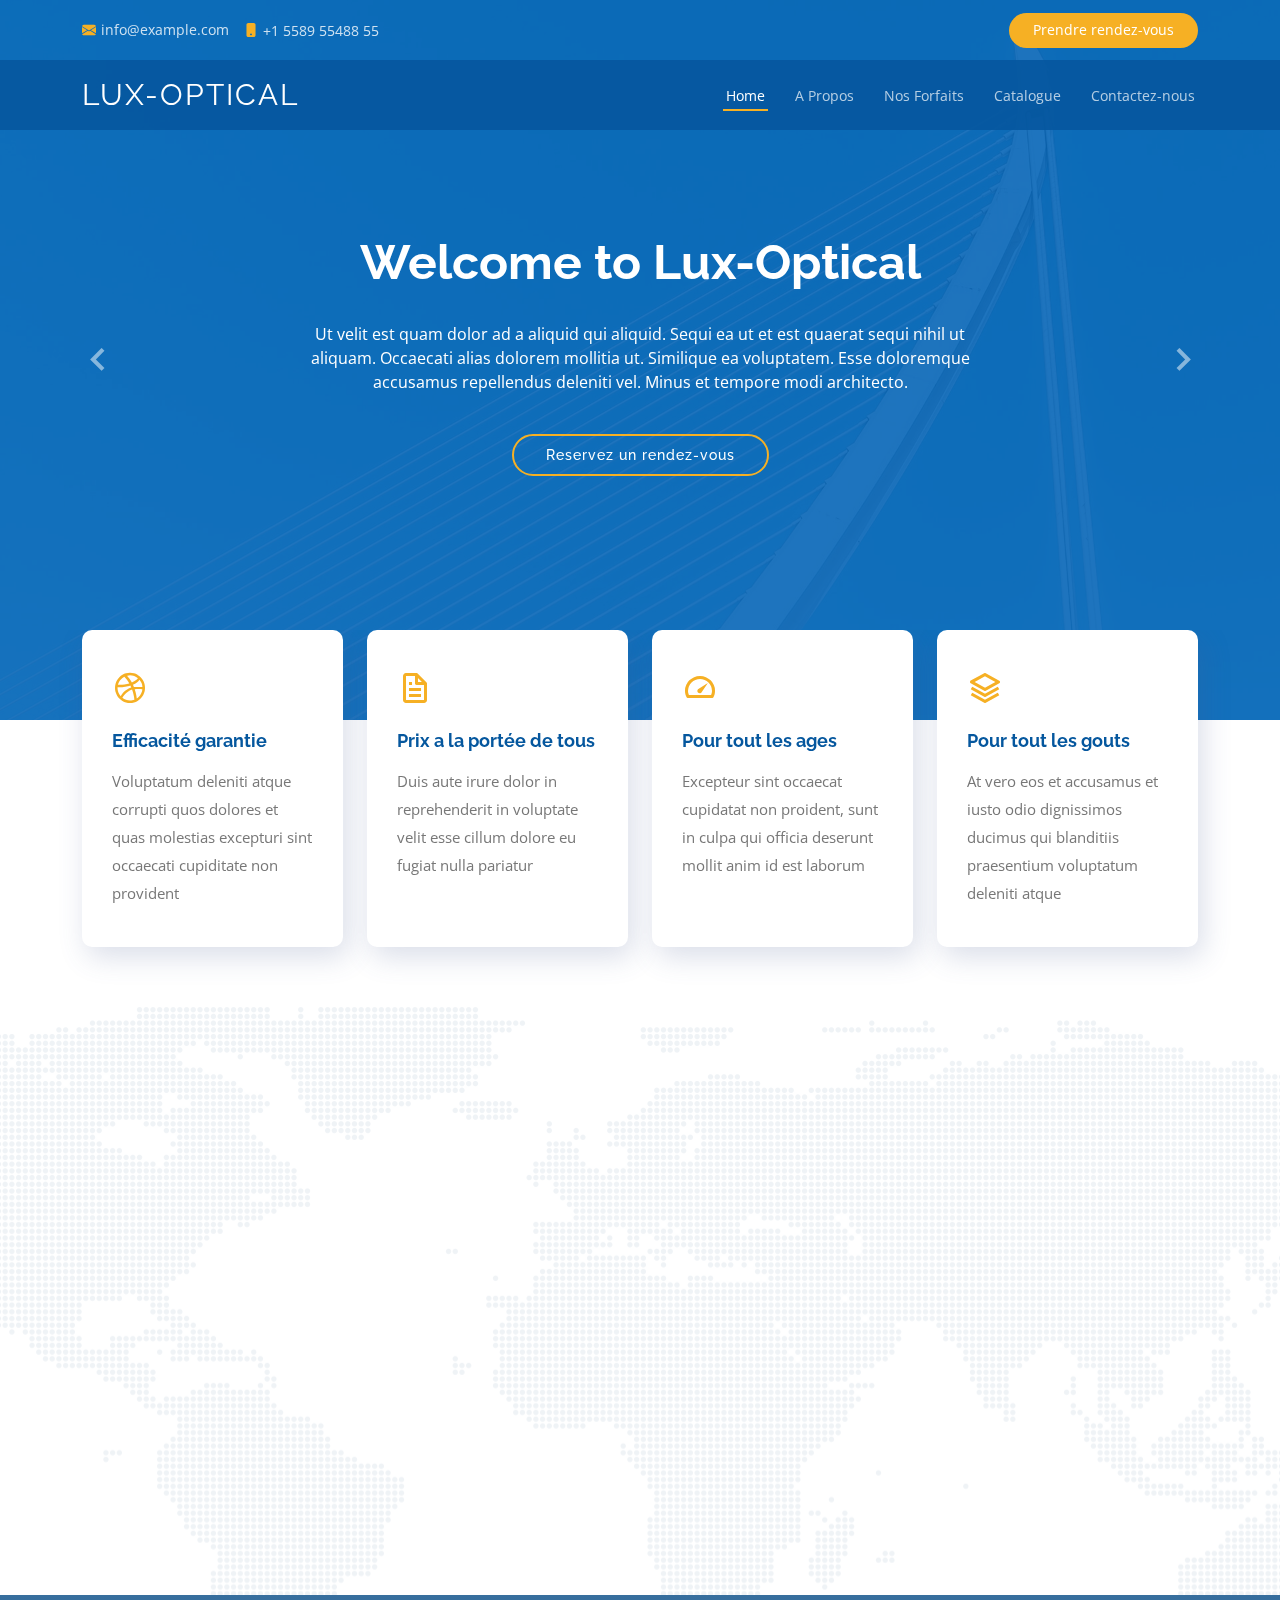
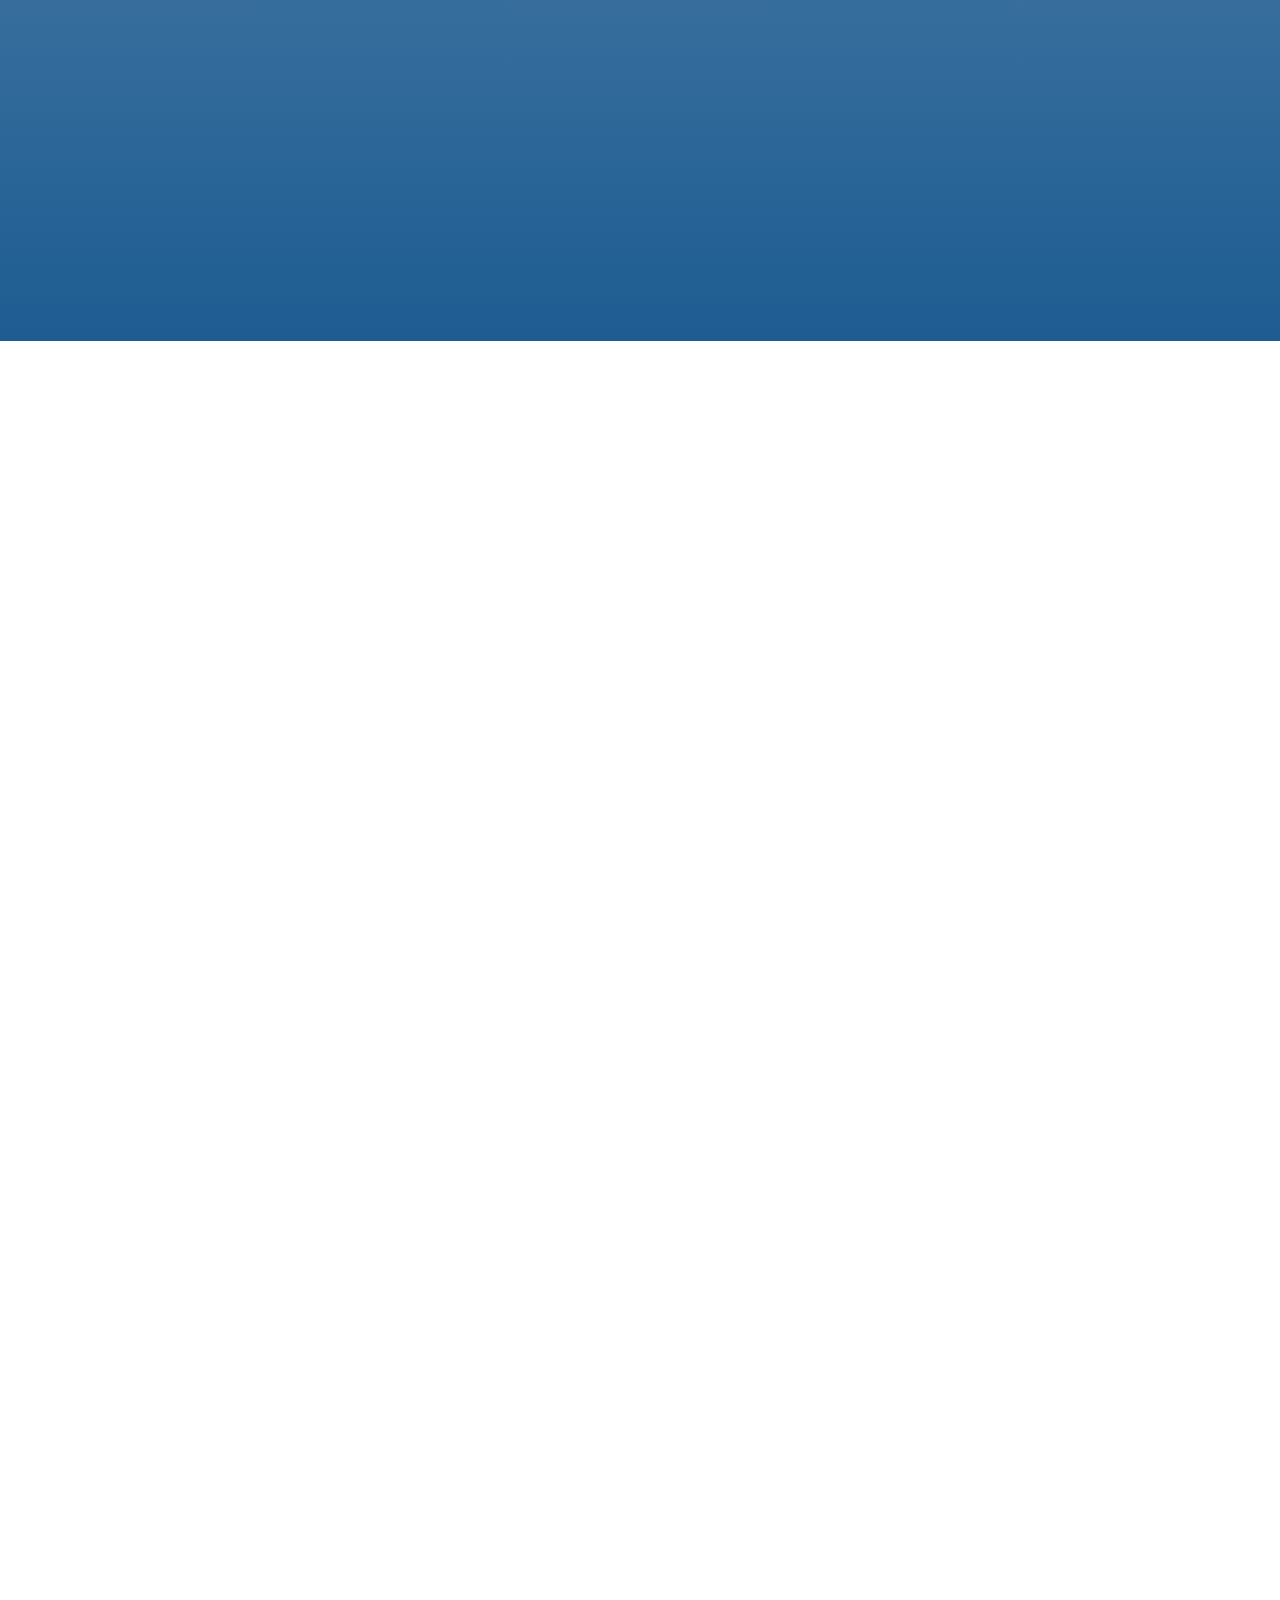
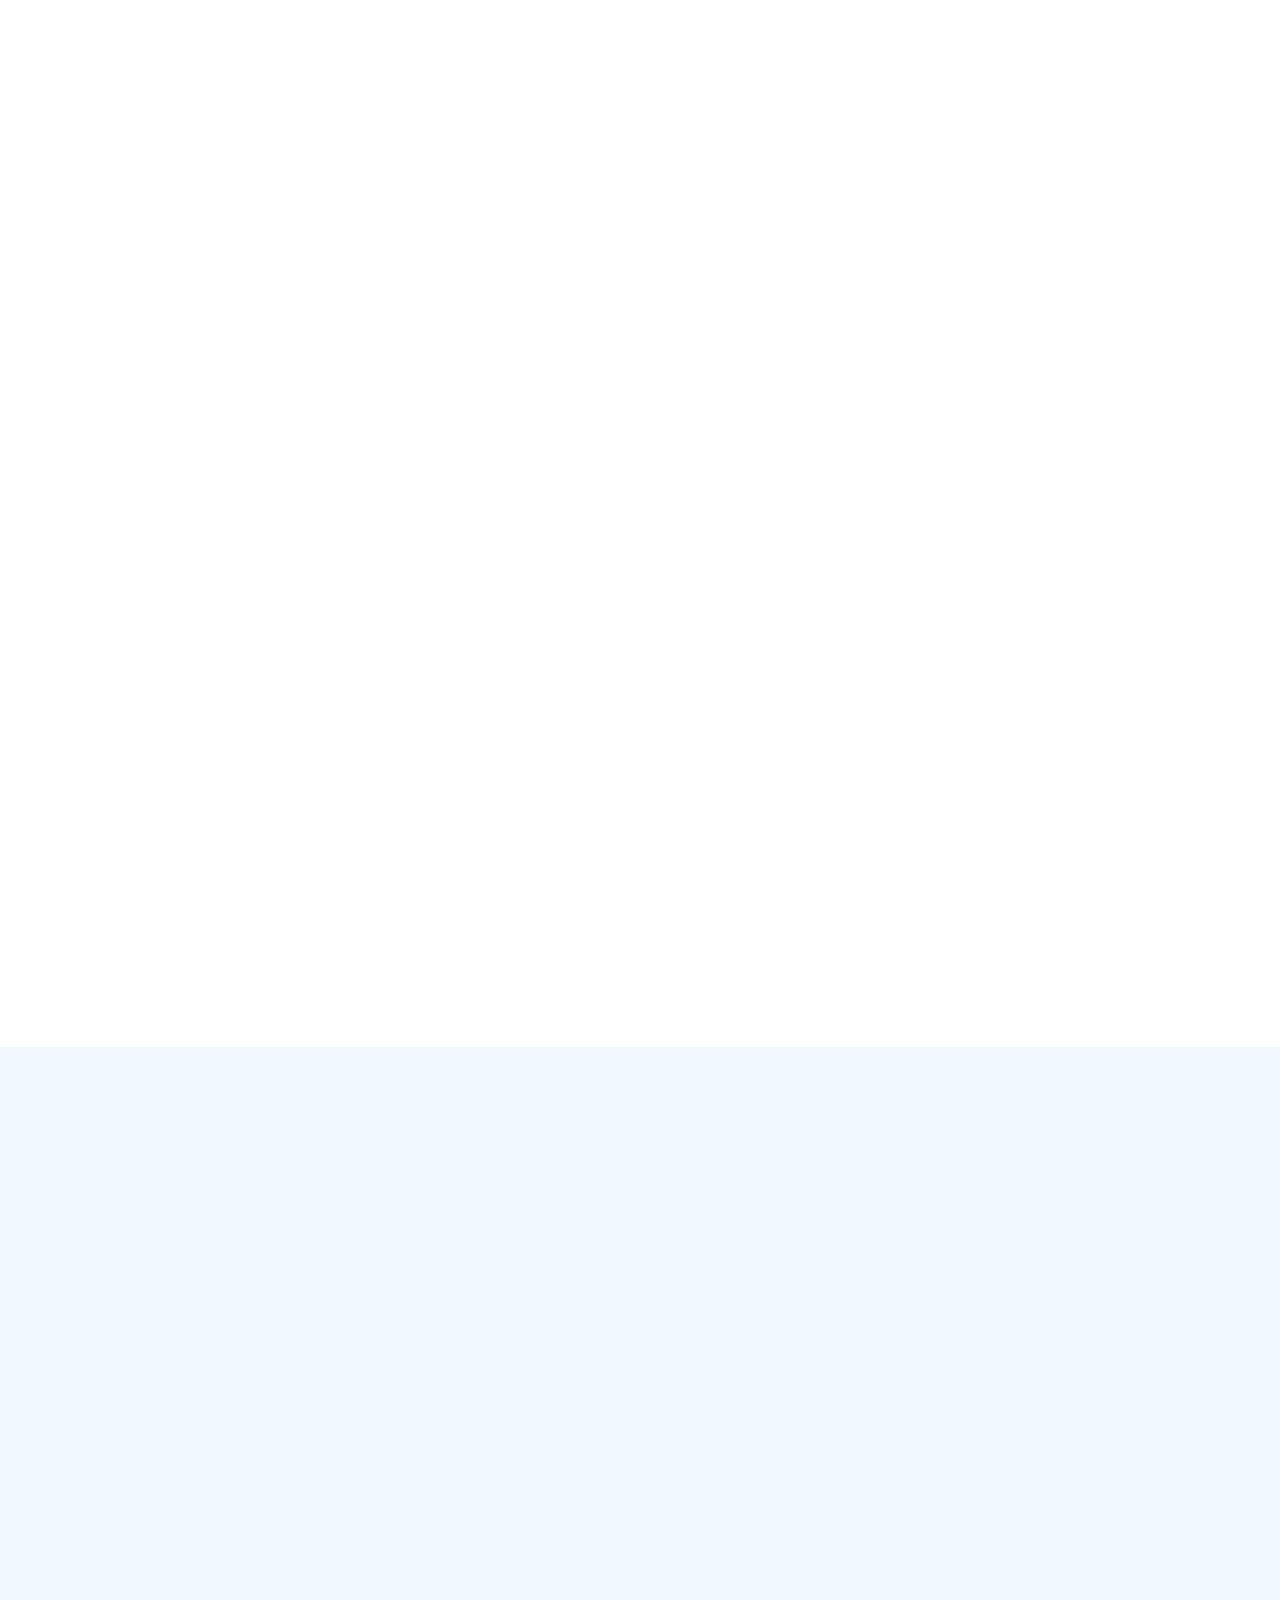
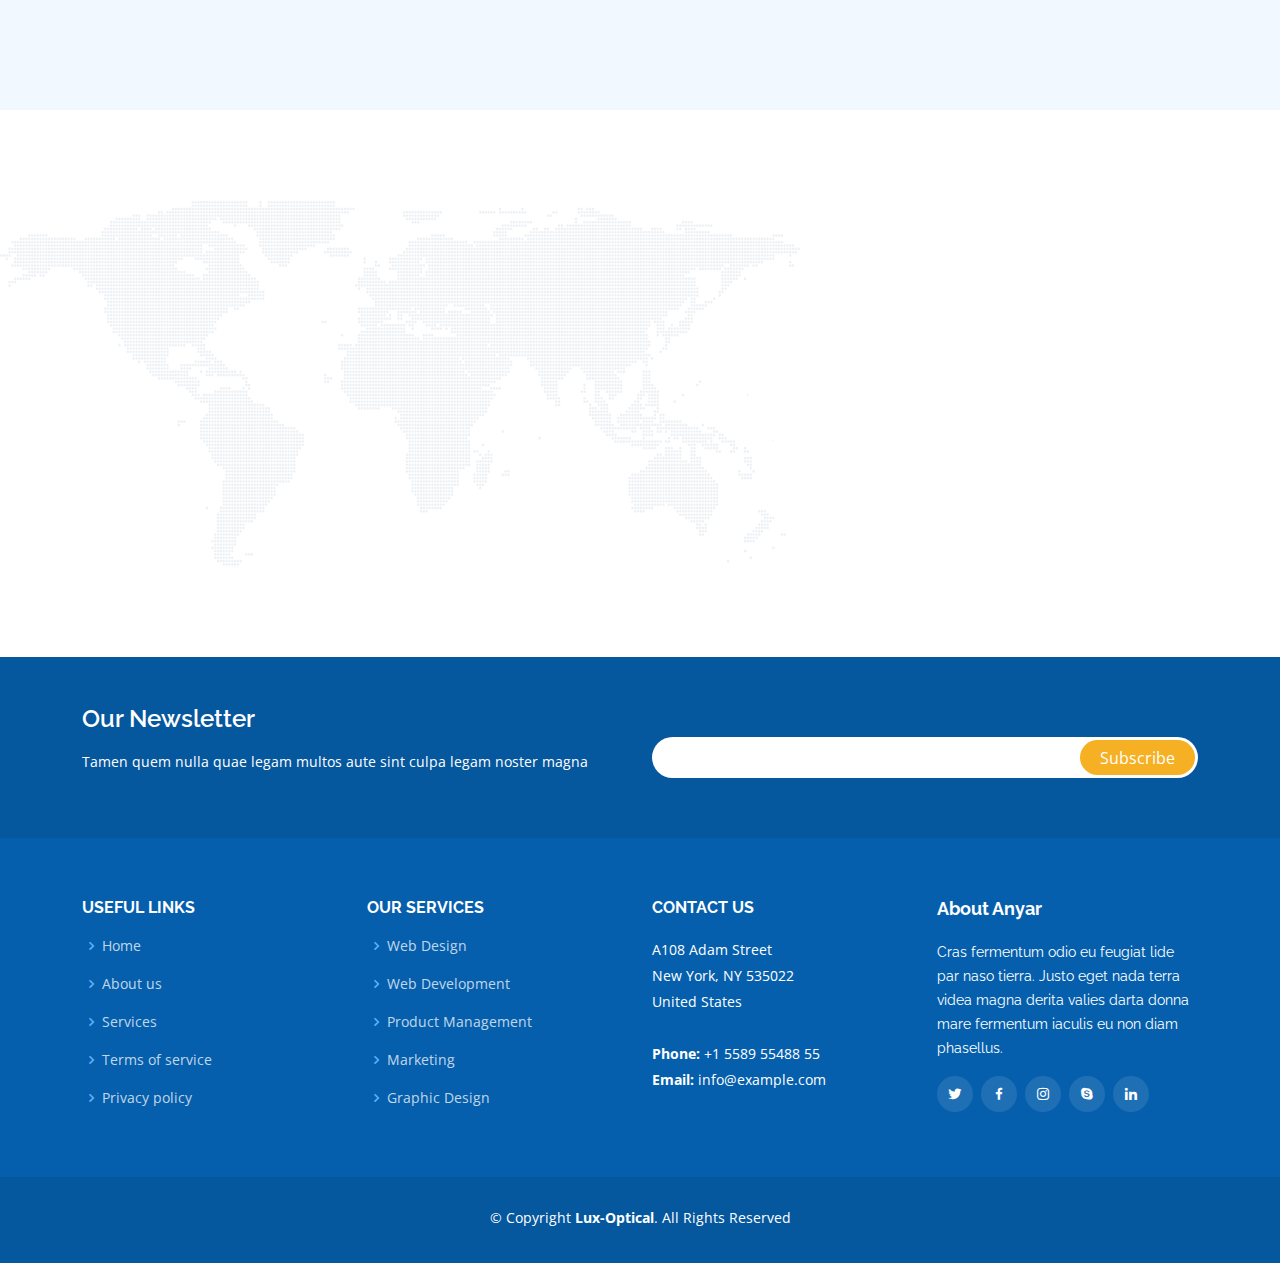
<file: index.html>
<!DOCTYPE html>
<html lang="fr">

<head>
  <meta charset="utf-8">
  <meta content="width=device-width, initial-scale=1.0" name="viewport">

  <title>Lux-Optical</title>
  <meta content="" name="description">
  <meta content="" name="keywords">

  <!-- Favicons -->
  <link href="assets/img/favicon.png" rel="icon">
  <link href="assets/img/apple-touch-icon.png" rel="apple-touch-icon">

  <!-- Google Fonts -->
  <link href="https://fonts.googleapis.com/css?family=Open+Sans:300,300i,400,400i,600,600i,700,700i|Raleway:300,300i,400,400i,500,500i,600,600i,700,700i|Poppins:300,300i,400,400i,500,500i,600,600i,700,700i" rel="stylesheet">

  <!-- Vendor CSS Files -->
  <link href="assets/vendor/animate.css/animate.min.css" rel="stylesheet">
  <link href="assets/vendor/aos/aos.css" rel="stylesheet">
  <link href="assets/vendor/bootstrap/css/bootstrap.min.css" rel="stylesheet">
  <link href="assets/vendor/bootstrap-icons/bootstrap-icons.css" rel="stylesheet">
  <link href="assets/vendor/boxicons/css/boxicons.min.css" rel="stylesheet">
  <link href="assets/vendor/glightbox/css/glightbox.min.css" rel="stylesheet">
  <link href="assets/vendor/remixicon/remixicon.css" rel="stylesheet">
  <link href="assets/vendor/swiper/swiper-bundle.min.css" rel="stylesheet">

  <!-- Template Main CSS File -->
  <link href="assets/css/style.css" rel="stylesheet">

  <!-- =======================================================
  * Template Name: Anyar - v4.8.0
  * Template URL: https://bootstrapmade.com/anyar-free-multipurpose-one-page-bootstrap-theme/
  * Author: BootstrapMade.com
  * License: https://bootstrapmade.com/license/
  ======================================================== -->
</head>

<body>

  <!-- ======= Top Bar ======= -->
  <div id="topbar" class="fixed-top d-flex align-items-center ">
    <div class="container d-flex align-items-center justify-content-center justify-content-md-between">
      <div class="contact-info d-flex align-items-center">
        <i class="bi bi-envelope-fill"></i><a href="mailto:contact@example.com">info@example.com</a>
        <i class="bi bi-phone-fill phone-icon"></i> +1 5589 55488 55
      </div>
      <div class="cta d-none d-md-block">
        <a href="#" class="scrollto">Prendre rendez-vous</a>
      </div>
    </div>
  </div>

  <!-- ======= Header ======= -->
  <header id="header" class="fixed-top d-flex align-items-center ">
    <div class="container d-flex align-items-center justify-content-between">

      <h1 class="logo"><a href="index.html">Lux-Optical</a></h1>
      <!-- Uncomment below if you prefer to use an image logo -->
      <!-- <a href=index.html" class="logo"><img src="assets/img/logo.png" alt="" class="img-fluid"></a>-->

      <nav id="navbar" class="navbar">
        <ul>
          <li><a class="nav-link  active" href="index.html#hero">Home</a></li>
          <li><a class="nav-link " href="about.html">A Propos</a></li>
          <li><a class="nav-link " href="index.html#pricing">Nos Forfaits</a></li>
          <li><a class="nav-link  " href="index.html#portfolio">Catalogue</a></li>
          <!-- <li><a href="blog.html">Blog</a></li> -->
          <li><a class="nav-link" href="index.html#contact">Contactez-nous</a></li>
        </ul>
        <i class="bi bi-list mobile-nav-toggle"></i>
      </nav><!-- .navbar -->

    </div>
  </header><!-- End Header -->

  <!-- ======= Hero Section ======= -->
  <section id="hero" class="d-flex justify-cntent-center align-items-center">
    <div id="heroCarousel" data-bs-interval="5000" class="container carousel carousel-fade" data-bs-ride="carousel">

      <!-- Slide 1 -->
      <div class="carousel-item active">
        <div class="carousel-container">
          <h2 class="animate__animated animate__fadeInDown">Welcome to <span>Lux-Optical</span></h2>
          <p class="animate__animated animate__fadeInUp">Ut velit est quam dolor ad a aliquid qui aliquid. Sequi ea ut et est quaerat sequi nihil ut aliquam. Occaecati alias dolorem mollitia ut. Similique ea voluptatem. Esse doloremque accusamus repellendus deleniti vel. Minus et tempore modi architecto.</p>
          <a href="#about" class="btn-get-started animate__animated animate__fadeInUp scrollto">Reservez un rendez-vous</a>
        </div>
      </div>

      <!-- Slide 2 -->
      <div class="carousel-item">
        <div class="carousel-container">
          <h2 class="animate__animated animate__fadeInDown">Emplacement</h2>
          <p class="animate__animated animate__fadeInUp">Ut velit est quam dolor ad a aliquid qui aliquid. Sequi ea ut et est quaerat sequi nihil ut aliquam. Occaecati alias dolorem mollitia ut. Similique ea voluptatem. Esse doloremque accusamus repellendus deleniti vel. Minus et tempore modi architecto.</p>
          <a href="#about" class="btn-get-started animate__animated animate__fadeInUp scrollto">Voir emplacement</a>
        </div>
      </div>

      <!-- Slide 3 -->
      <div class="carousel-item">
        <div class="carousel-container">
          <h2 class="animate__animated animate__fadeInDown">Un vaste catalogue</h2>
          <p class="animate__animated animate__fadeInUp">Ut velit est quam dolor ad a aliquid qui aliquid. Sequi ea ut et est quaerat sequi nihil ut aliquam. Occaecati alias dolorem mollitia ut. Similique ea voluptatem. Esse doloremque accusamus repellendus deleniti vel. Minus et tempore modi architecto.</p>
          <a href="#about" class="btn-get-started animate__animated animate__fadeInUp scrollto">Voir Catalogue</a>
        </div>
      </div>

      <a class="carousel-control-prev" href="#heroCarousel" role="button" data-bs-slide="prev">
        <span class="carousel-control-prev-icon bx bx-chevron-left" aria-hidden="true"></span>
      </a>

      <a class="carousel-control-next" href="#heroCarousel" role="button" data-bs-slide="next">
        <span class="carousel-control-next-icon bx bx-chevron-right" aria-hidden="true"></span>
      </a>

    </div>
  </section><!-- End Hero -->

  <main id="main">

    <!-- ======= Icon Boxes Section ======= -->
    <section id="icon-boxes" class="icon-boxes">
      <div class="container">

        <div class="row">
          <div class="col-md-6 col-lg-3 d-flex align-items-stretch mb-5 mb-lg-0" data-aos="fade-up">
            <div class="icon-box">
              <div class="icon"><i class="bx bxl-dribbble"></i></div>
              <h4 class="title"><a href="">Efficacité garantie</a></h4>
              <p class="description">Voluptatum deleniti atque corrupti quos dolores et quas molestias excepturi sint occaecati cupiditate non provident</p>
            </div>
          </div>

          <div class="col-md-6 col-lg-3 d-flex align-items-stretch mb-5 mb-lg-0" data-aos="fade-up" data-aos-delay="100">
            <div class="icon-box">
              <div class="icon"><i class="bx bx-file"></i></div>
              <h4 class="title"><a href="">Prix a la portée de tous</a></h4>
              <p class="description">Duis aute irure dolor in reprehenderit in voluptate velit esse cillum dolore eu fugiat nulla pariatur</p>
            </div>
          </div>

          <div class="col-md-6 col-lg-3 d-flex align-items-stretch mb-5 mb-lg-0" data-aos="fade-up" data-aos-delay="200">
            <div class="icon-box">
              <div class="icon"><i class="bx bx-tachometer"></i></div>
              <h4 class="title"><a href="">Pour tout les ages</a></h4>
              <p class="description">Excepteur sint occaecat cupidatat non proident, sunt in culpa qui officia deserunt mollit anim id est laborum</p>
            </div>
          </div>

          <div class="col-md-6 col-lg-3 d-flex align-items-stretch mb-5 mb-lg-0" data-aos="fade-up" data-aos-delay="300">
            <div class="icon-box">
              <div class="icon"><i class="bx bx-layer"></i></div>
              <h4 class="title"><a href="">Pour tout les gouts</a></h4>
              <p class="description">At vero eos et accusamus et iusto odio dignissimos ducimus qui blanditiis praesentium voluptatum deleniti atque</p>
            </div>
          </div>

        </div>

      </div>
    </section><!-- End Icon Boxes Section -->

    <!-- ======= About Us Section ======= -->
    <section id="about" class="about">
      <div class="container" data-aos="fade-up">

        <div class="section-title">
          <h2>Pourquoi choisir Lux-Optical ?</h2>
          <p>Magnam dolores commodi suscipit. Necessitatibus eius consequatur ex aliquid fuga eum quidem. Sit sint consectetur velit. Quisquam quos quisquam cupiditate. Et nemo qui impedit suscipit alias ea. Quia fugiat sit in iste officiis commodi quidem hic quas.</p>
        </div>

        <div class="row content">
          <div class="col-lg-6">
            <p>
              Lorem ipsum dolor sit amet, consectetur adipiscing elit, sed do eiusmod tempor incididunt ut labore et dolore
              magna aliqua.
            </p>
            <ul>
              <li><i class="ri-check-double-line"></i> Ullamco laboris nisi ut aliquip ex ea commodo consequat</li>
              <li><i class="ri-check-double-line"></i> Duis aute irure dolor in reprehenderit in voluptate velit</li>
              <li><i class="ri-check-double-line"></i> Ullamco laboris nisi ut aliquip ex ea commodo consequat</li>
            </ul>
          </div>
          <div class="col-lg-6 pt-4 pt-lg-0">
            <p>
              Ullamco laboris nisi ut aliquip ex ea commodo consequat. Duis aute irure dolor in reprehenderit in voluptate
              velit esse cillum dolore eu fugiat nulla pariatur. Excepteur sint occaecat cupidatat non proident, sunt in
              culpa qui officia deserunt mollit anim id est laborum.
            </p>
            <a href="#" class="btn-learn-more">Learn More</a>
          </div>
        </div>

      </div>
    </section><!-- End About Us Section -->

    <!-- ======= Cta Section ======= -->
    <section id="cta" class="cta">
      <div class="container">

        <div class="row" data-aos="zoom-in">
          <div class="col-lg-9 text-center text-lg-start">
            <h3>Call To Action</h3>
            <p> Duis aute irure dolor in reprehenderit in voluptate velit esse cillum dolore eu fugiat nulla pariatur. Excepteur sint occaecat cupidatat non proident, sunt in culpa qui officia deserunt mollit anim id est laborum.</p>
          </div>
          <div class="col-lg-3 cta-btn-container text-center">
            <a class="cta-btn align-middle" href="#">Call To Action</a>
          </div>
        </div>

      </div>
    </section>
    <!-- End Cta Section -->

    <!-- ======= Why Us Section ======= -->
    <!-- <section id="why-us" class="why-us">
      <div class="container-fluid">

        <div class="row">

          <div class="col-lg-5 align-items-stretch position-relative video-box" style='background-image: url("assets/img/why-us.jpg");' data-aos="fade-right">
            <a href="https://www.youtube.com/watch?v=LXb3EKWsInQ" class="glightbox play-btn mb-4"></a>
          </div>

          <div class="col-lg-7 d-flex flex-column justify-content-center align-items-stretch" data-aos="fade-left">

            <div class="content">
              <h3>Eum ipsam laborum deleniti <strong>velit pariatur architecto aut nihil</strong></h3>
              <p>
                Lorem ipsum dolor sit amet, consectetur adipiscing elit, sed do eiusmod tempor incididunt ut labore et dolore magna aliqua. Duis aute irure dolor in reprehenderit
              </p>
            </div>

            <div class="accordion-list">
              <ul>
                <li data-aos="fade-up" data-aos-delay="100">
                  <a data-bs-toggle="collapse" class="collapse" data-bs-target="#accordion-list-1"><span>01</span> Non consectetur a erat nam at lectus urna duis? <i class="bx bx-chevron-down icon-show"></i><i class="bx bx-chevron-up icon-close"></i></a>
                  <div id="accordion-list-1" class="collapse show" data-bs-parent=".accordion-list">
                    <p>
                      Feugiat pretium nibh ipsum consequat. Tempus iaculis urna id volutpat lacus laoreet non curabitur gravida. Venenatis lectus magna fringilla urna porttitor rhoncus dolor purus non.
                    </p>
                  </div>
                </li>

                <li data-aos="fade-up" data-aos-delay="200">
                  <a data-bs-toggle="collapse" data-bs-target="#accordion-list-2" class="collapsed"><span>02</span> Feugiat scelerisque varius morbi enim nunc? <i class="bx bx-chevron-down icon-show"></i><i class="bx bx-chevron-up icon-close"></i></a>
                  <div id="accordion-list-2" class="collapse" data-bs-parent=".accordion-list">
                    <p>
                      Dolor sit amet consectetur adipiscing elit pellentesque habitant morbi. Id interdum velit laoreet id donec ultrices. Fringilla phasellus faucibus scelerisque eleifend donec pretium. Est pellentesque elit ullamcorper dignissim. Mauris ultrices eros in cursus turpis massa tincidunt dui.
                    </p>
                  </div>
                </li>

                <li data-aos="fade-up" data-aos-delay="300">
                  <a data-bs-toggle="collapse" data-bs-target="#accordion-list-3" class="collapsed"><span>03</span> Dolor sit amet consectetur adipiscing elit? <i class="bx bx-chevron-down icon-show"></i><i class="bx bx-chevron-up icon-close"></i></a>
                  <div id="accordion-list-3" class="collapse" data-bs-parent=".accordion-list">
                    <p>
                      Eleifend mi in nulla posuere sollicitudin aliquam ultrices sagittis orci. Faucibus pulvinar elementum integer enim. Sem nulla pharetra diam sit amet nisl suscipit. Rutrum tellus pellentesque eu tincidunt. Lectus urna duis convallis convallis tellus. Urna molestie at elementum eu facilisis sed odio morbi quis
                    </p>
                  </div>
                </li>

              </ul>
            </div>

          </div>

        </div>

      </div>
    </section> --><!-- End Why Us Section -->

    <!-- ======= Services Section ======= -->
    <!-- <section id="services" class="services">
      <div class="container" data-aos="fade-up">

        <div class="section-title">
          <h2>Services</h2>
          <p>Magnam dolores commodi suscipit. Necessitatibus eius consequatur ex aliquid fuga eum quidem. Sit sint consectetur velit. Quisquam quos quisquam cupiditate. Et nemo qui impedit suscipit alias ea. Quia fugiat sit in iste officiis commodi quidem hic quas.</p>
        </div>

        <div class="row">
          <div class="col-md-6 d-flex align-items-stretch" data-aos="fade-up" data-aos-delay="100">
            <div class="icon-box">
              <i class="bi bi-card-checklist"></i>
              <h4><a href="#">Lorem Ipsum</a></h4>
              <p>Voluptatum deleniti atque corrupti quos dolores et quas molestias excepturi sint occaecati cupiditate non provident</p>
            </div>
          </div>
          <div class="col-md-6 d-flex align-items-stretch mt-4 mt-md-0" data-aos="fade-up" data-aos-delay="200">
            <div class="icon-box">
              <i class="bi bi-bar-chart"></i>
              <h4><a href="#">Dolor Sitema</a></h4>
              <p>Minim veniam, quis nostrud exercitation ullamco laboris nisi ut aliquip ex ea commodo consequat tarad limino ata</p>
            </div>
          </div>
          <div class="col-md-6 d-flex align-items-stretch mt-4 mt-md-0" data-aos="fade-up" data-aos-delay="300">
            <div class="icon-box">
              <i class="bi bi-binoculars"></i>
              <h4><a href="#">Sed ut perspiciatis</a></h4>
              <p>Duis aute irure dolor in reprehenderit in voluptate velit esse cillum dolore eu fugiat nulla pariatur</p>
            </div>
          </div>
          <div class="col-md-6 d-flex align-items-stretch mt-4 mt-md-0" data-aos="fade-up" data-aos-delay="400">
            <div class="icon-box">
              <i class="bi bi-brightness-high"></i>
              <h4><a href="#">Nemo Enim</a></h4>
              <p>Excepteur sint occaecat cupidatat non proident, sunt in culpa qui officia deserunt mollit anim id est laborum</p>
            </div>
          </div>
          <div class="col-md-6 d-flex align-items-stretch mt-4 mt-md-0" data-aos="fade-up" data-aos-delay="500">
            <div class="icon-box">
              <i class="bi bi-calendar4-week"></i>
              <h4><a href="#">Magni Dolore</a></h4>
              <p>At vero eos et accusamus et iusto odio dignissimos ducimus qui blanditiis praesentium voluptatum deleniti atque</p>
            </div>
          </div>
          <div class="col-md-6 d-flex align-items-stretch mt-4 mt-md-0" data-aos="fade-up" data-aos-delay="600">
            <div class="icon-box">
              <i class="bi bi-briefcase"></i>
              <h4><a href="#">Eiusmod Tempor</a></h4>
              <p>Et harum quidem rerum facilis est et expedita distinctio. Nam libero tempore, cum soluta nobis est eligendi</p>
            </div>
          </div>
        </div>

      </div>
    </section> -->
    <!-- End Services Section -->

    <!-- ======= Pricing Section ======= -->
    <section id="pricing" class="pricing">
      <div class="container" data-aos="fade-up">

        <div class="section-title">
          <h2>Nos forfaits</h2>
          <p>Magnam dolores commodi suscipit. Necessitatibus eius consequatur ex aliquid fuga eum quidem. Sit sint consectetur velit. Quisquam quos quisquam cupiditate. Et nemo qui impedit suscipit alias ea. Quia fugiat sit in iste officiis commodi quidem hic quas.</p>
        </div>

        <div class="row">

          <div class="col-lg-3 col-md-6" data-aos="fade-up" data-aos-delay="100">
            <div class="box">
              <h3>Standard Blanc</h3>
              <h4><span>A partir de </span><sup>CFA</sup>19,000</h4>
              <ul>
                <li>Aida dere</li>
                <li>Nec feugiat nisl</li>
                <li>Nulla at volutpat dola</li>
                <li class="na">Pharetra massa</li>
                <li class="na">Massa ultricies mi</li>
              </ul>
              <div class="btn-wrap">
                <a href="#" class="btn-buy">Buy Now</a>
              </div>
            </div>
          </div>

          <div class="col-lg-3 col-md-6 mt-4 mt-md-0" data-aos="fade-up" data-aos-delay="200">
            <div class="box">
              <h3>Standard Photochromique</h3>
              <h4><span>A partir de </span><sup>CFA</sup>29,000</h4>
              <ul>
                <li>Aida dere</li>
                <li>Nec feugiat nisl</li>
                <li>Nulla at volutpat dola</li>
                <li>Pharetra massa</li>
                <li class="na">Massa ultricies mi</li>
              </ul>
              <div class="btn-wrap">
                <a href="#" class="btn-buy">Buy Now</a>
              </div>
            </div>
          </div>

          <div class="col-lg-3 col-md-6 mt-4 mt-lg-0" data-aos="fade-up" data-aos-delay="300">
            <div class="box">
              <h3>Standard Numérique Photochromique</h3>
              <h4><span>A partir de </span><sup>CFA</sup>49,000</h4>
              <ul>
                <li>Aida dere</li>
                <li>Nec feugiat nisl</li>
                <li>Nulla at volutpat dola</li>
                <li>Pharetra massa</li>
                <li>Massa ultricies mi</li>
              </ul>
              <div class="btn-wrap">
                <a href="#" class="btn-buy">Buy Now</a>
              </div>
            </div>
          </div>

          <div class="col-lg-3 col-md-6 mt-4 mt-lg-0" data-aos="fade-up" data-aos-delay="400">
            <div class="box">
              <!-- <span class="advanced">Advanced</span> -->
              <h3>Progressif Photochromique</h3>
              <h4><span>A partir de </span><sup>CFA</sup>52,000</h4>
              <ul>
                <li>Aida dere</li>
                <li>Nec feugiat nisl</li>
                <li>Nulla at volutpat dola</li>
                <li>Pharetra massa</li>
                <li>Massa ultricies mi</li>
              </ul>
              <div class="btn-wrap">
                <a href="#" class="btn-buy">Buy Now</a>
              </div>
            </div>
          </div>

        </div>

      </div>
    </section><!-- End Pricing Section -->


    <!-- ======= Portfoio Section ======= -->
    <section id="portfolio" class="portfoio">
      <div class="container" data-aos="fade-up">

        <div class="section-title">
          <h2>Shop</h2>
          <p>Magnam dolores commodi suscipit. Necessitatibus eius consequatur ex aliquid fuga eum quidem. Sit sint consectetur velit. Quisquam quos quisquam cupiditate. Et nemo qui impedit suscipit alias ea. Quia fugiat sit in iste officiis commodi quidem hic quas.</p>
        </div>

        <div class="row">
          <div class="col-lg-12 d-flex justify-content-center">
            <ul id="portfolio-flters">
              <li data-filter="*" class="filter-active">All</li>
              <li data-filter=".filter-app">App</li>
              <li data-filter=".filter-card">Card</li>
              <li data-filter=".filter-web">Web</li>
            </ul>
          </div>
        </div>

        <div class="row portfolio-container">

          <div class="col-lg-4 col-md-6 portfolio-item filter-app">
            <img src="assets/img/portfolio/portfolio-1.jpg" class="img-fluid" alt="">
            <div class="portfolio-info">
              <h4>App 1</h4>
              <p>App</p>
              <a href="assets/img/portfolio/portfolio-1.jpg" data-gallery="portfolioGallery" class="portfolio-lightbox preview-link" title="App 1"><i class="bx bx-plus"></i></a>
              <a href="portfolio-details.html" class="details-link" title="More Details"><i class="bx bx-link"></i></a>
            </div>
          </div>

          <div class="col-lg-4 col-md-6 portfolio-item filter-web">
            <img src="assets/img/portfolio/portfolio-2.jpg" class="img-fluid" alt="">
            <div class="portfolio-info">
              <h4>Web 3</h4>
              <p>Web</p>
              <a href="assets/img/portfolio/portfolio-2.jpg" data-gallery="portfolioGallery" class="portfolio-lightbox preview-link" title="Web 3"><i class="bx bx-plus"></i></a>
              <a href="portfolio-details.html" class="details-link" title="More Details"><i class="bx bx-link"></i></a>
            </div>
          </div>

          <div class="col-lg-4 col-md-6 portfolio-item filter-app">
            <img src="assets/img/portfolio/portfolio-3.jpg" class="img-fluid" alt="">
            <div class="portfolio-info">
              <h4>App 2</h4>
              <p>App</p>
              <a href="assets/img/portfolio/portfolio-3.jpg" data-gallery="portfolioGallery" class="portfolio-lightbox preview-link" title="App 2"><i class="bx bx-plus"></i></a>
              <a href="portfolio-details.html" class="details-link" title="More Details"><i class="bx bx-link"></i></a>
            </div>
          </div>

          <div class="col-lg-4 col-md-6 portfolio-item filter-card">
            <img src="assets/img/portfolio/portfolio-4.jpg" class="img-fluid" alt="">
            <div class="portfolio-info">
              <h4>Card 2</h4>
              <p>Card</p>
              <a href="assets/img/portfolio/portfolio-4.jpg" data-gallery="portfolioGallery" class="portfolio-lightbox preview-link" title="Card 2"><i class="bx bx-plus"></i></a>
              <a href="portfolio-details.html" class="details-link" title="More Details"><i class="bx bx-link"></i></a>
            </div>
          </div>

          <div class="col-lg-4 col-md-6 portfolio-item filter-web">
            <img src="assets/img/portfolio/portfolio-5.jpg" class="img-fluid" alt="">
            <div class="portfolio-info">
              <h4>Web 2</h4>
              <p>Web</p>
              <a href="assets/img/portfolio/portfolio-5.jpg" data-gallery="portfolioGallery" class="portfolio-lightbox preview-link" title="Web 2"><i class="bx bx-plus"></i></a>
              <a href="portfolio-details.html" class="details-link" title="More Details"><i class="bx bx-link"></i></a>
            </div>
          </div>

          <div class="col-lg-4 col-md-6 portfolio-item filter-app">
            <img src="assets/img/portfolio/portfolio-6.jpg" class="img-fluid" alt="">
            <div class="portfolio-info">
              <h4>App 3</h4>
              <p>App</p>
              <a href="assets/img/portfolio/portfolio-6.jpg" data-gallery="portfolioGallery" class="portfolio-lightbox preview-link" title="App 3"><i class="bx bx-plus"></i></a>
              <a href="portfolio-details.html" class="details-link" title="More Details"><i class="bx bx-link"></i></a>
            </div>
          </div>

          <div class="col-lg-4 col-md-6 portfolio-item filter-card">
            <img src="assets/img/portfolio/portfolio-7.jpg" class="img-fluid" alt="">
            <div class="portfolio-info">
              <h4>Card 1</h4>
              <p>Card</p>
              <a href="assets/img/portfolio/portfolio-7.jpg" data-gallery="portfolioGallery" class="portfolio-lightbox preview-link" title="Card 1"><i class="bx bx-plus"></i></a>
              <a href="portfolio-details.html" class="details-link" title="More Details"><i class="bx bx-link"></i></a>
            </div>
          </div>

          <div class="col-lg-4 col-md-6 portfolio-item filter-card">
            <img src="assets/img/portfolio/portfolio-8.jpg" class="img-fluid" alt="">
            <div class="portfolio-info">
              <h4>Card 3</h4>
              <p>Card</p>
              <a href="assets/img/portfolio/portfolio-8.jpg" data-gallery="portfolioGallery" class="portfolio-lightbox preview-link" title="Card 3"><i class="bx bx-plus"></i></a>
              <a href="portfolio-details.html" class="details-link" title="More Details"><i class="bx bx-link"></i></a>
            </div>
          </div>

          <div class="col-lg-4 col-md-6 portfolio-item filter-web">
            <img src="assets/img/portfolio/portfolio-9.jpg" class="img-fluid" alt="">
            <div class="portfolio-info">
              <h4>Web 3</h4>
              <p>Web</p>
              <a href="assets/img/portfolio/portfolio-9.jpg" data-gallery="portfolioGallery" class="portfolio-lightbox preview-link" title="Web 3"><i class="bx bx-plus"></i></a>
              <a href="portfolio-details.html" class="details-link" title="More Details"><i class="bx bx-link"></i></a>
            </div>
          </div>

        </div>

      </div>
    </section>
    <!-- End Portfoio Section -->

    <!-- ======= Clients Section ======= -->
        <section id="clients" class="clients">
          <div class="container" data-aos="zoom-in">
            <div class="section-title">
              <h2>Les marques Lux-Optical</h2>
              <p>Magnam dolores commodi suscipit. Necessitatibus eius consequatur ex aliquid fuga eum quidem. Sit sint consectetur velit. Quisquam quos quisquam cupiditate. Et nemo qui impedit suscipit alias ea. Quia fugiat sit in iste officiis commodi quidem hic quas.</p>
            </div>
    
            <div class="clients-slider swiper">
              <div class="swiper-wrapper align-items-center">
                <div class="swiper-slide"><img src="assets/img/clients/client-1.png" class="img-fluid" alt=""></div>
                <div class="swiper-slide"><img src="assets/img/clients/client-2.png" class="img-fluid" alt=""></div>
                <div class="swiper-slide"><img src="assets/img/clients/client-3.png" class="img-fluid" alt=""></div>
                <div class="swiper-slide"><img src="assets/img/clients/client-4.png" class="img-fluid" alt=""></div>
                <div class="swiper-slide"><img src="assets/img/clients/client-5.png" class="img-fluid" alt=""></div>
                <div class="swiper-slide"><img src="assets/img/clients/client-6.png" class="img-fluid" alt=""></div>
                <div class="swiper-slide"><img src="assets/img/clients/client-7.png" class="img-fluid" alt=""></div>
                <div class="swiper-slide"><img src="assets/img/clients/client-8.png" class="img-fluid" alt=""></div>
              </div>
              <div class="swiper-pagination"></div>
            </div>
    
          </div>
        </section>
        <!-- End Clients Section -->

    <!-- ======= Frequently Asked Questions Section ======= -->
    <section id="faq" class="faq section-bg">
      <div class="container" data-aos="fade-up">

        <div class="section-title">
          <h2>Frequently Asked Questions</h2>
        </div>

        <div class="faq-list">
          <ul>
            <li data-aos="fade-up" data-aos="fade-up" data-aos-delay="100">
              <i class="bx bx-help-circle icon-help"></i> <a data-bs-toggle="collapse" class="collapse" data-bs-target="#faq-list-1">Non consectetur a erat nam at lectus urna duis? <i class="bx bx-chevron-down icon-show"></i><i class="bx bx-chevron-up icon-close"></i></a>
              <div id="faq-list-1" class="collapse show" data-bs-parent=".faq-list">
                <p>
                  Feugiat pretium nibh ipsum consequat. Tempus iaculis urna id volutpat lacus laoreet non curabitur gravida. Venenatis lectus magna fringilla urna porttitor rhoncus dolor purus non.
                </p>
              </div>
            </li>

            <li data-aos="fade-up" data-aos-delay="200">
              <i class="bx bx-help-circle icon-help"></i> <a data-bs-toggle="collapse" data-bs-target="#faq-list-2" class="collapsed">Feugiat scelerisque varius morbi enim nunc? <i class="bx bx-chevron-down icon-show"></i><i class="bx bx-chevron-up icon-close"></i></a>
              <div id="faq-list-2" class="collapse" data-bs-parent=".faq-list">
                <p>
                  Dolor sit amet consectetur adipiscing elit pellentesque habitant morbi. Id interdum velit laoreet id donec ultrices. Fringilla phasellus faucibus scelerisque eleifend donec pretium. Est pellentesque elit ullamcorper dignissim. Mauris ultrices eros in cursus turpis massa tincidunt dui.
                </p>
              </div>
            </li>

            <li data-aos="fade-up" data-aos-delay="300">
              <i class="bx bx-help-circle icon-help"></i> <a data-bs-toggle="collapse" data-bs-target="#faq-list-3" class="collapsed">Dolor sit amet consectetur adipiscing elit? <i class="bx bx-chevron-down icon-show"></i><i class="bx bx-chevron-up icon-close"></i></a>
              <div id="faq-list-3" class="collapse" data-bs-parent=".faq-list">
                <p>
                  Eleifend mi in nulla posuere sollicitudin aliquam ultrices sagittis orci. Faucibus pulvinar elementum integer enim. Sem nulla pharetra diam sit amet nisl suscipit. Rutrum tellus pellentesque eu tincidunt. Lectus urna duis convallis convallis tellus. Urna molestie at elementum eu facilisis sed odio morbi quis
                </p>
              </div>
            </li>

            <li data-aos="fade-up" data-aos-delay="400">
              <i class="bx bx-help-circle icon-help"></i> <a data-bs-toggle="collapse" data-bs-target="#faq-list-4" class="collapsed">Tempus quam pellentesque nec nam aliquam sem et tortor consequat? <i class="bx bx-chevron-down icon-show"></i><i class="bx bx-chevron-up icon-close"></i></a>
              <div id="faq-list-4" class="collapse" data-bs-parent=".faq-list">
                <p>
                  Molestie a iaculis at erat pellentesque adipiscing commodo. Dignissim suspendisse in est ante in. Nunc vel risus commodo viverra maecenas accumsan. Sit amet nisl suscipit adipiscing bibendum est. Purus gravida quis blandit turpis cursus in.
                </p>
              </div>
            </li>

            <li data-aos="fade-up" data-aos-delay="500">
              <i class="bx bx-help-circle icon-help"></i> <a data-bs-toggle="collapse" data-bs-target="#faq-list-5" class="collapsed">Tortor vitae purus faucibus ornare. Varius vel pharetra vel turpis nunc eget lorem dolor? <i class="bx bx-chevron-down icon-show"></i><i class="bx bx-chevron-up icon-close"></i></a>
              <div id="faq-list-5" class="collapse" data-bs-parent=".faq-list">
                <p>
                  Laoreet sit amet cursus sit amet dictum sit amet justo. Mauris vitae ultricies leo integer malesuada nunc vel. Tincidunt eget nullam non nisi est sit amet. Turpis nunc eget lorem dolor sed. Ut venenatis tellus in metus vulputate eu scelerisque.
                </p>
              </div>
            </li>

          </ul>
        </div>

      </div>
    </section><!-- End Frequently Asked Questions Section -->

    <!-- ======= Contact Section ======= -->
    <section id="contact" class="contact">
      <div class="container" data-aos="fade-up">

        <div class="section-title">
          <h2>Contact Us</h2>
        </div>

        <div class="row mt-1 d-flex justify-content-end" data-aos="fade-right" data-aos-delay="100">

          <div class="col-lg-5">
            <div class="info">
              <div class="address">
                <i class="bi bi-geo-alt"></i>
                <h4>Location:</h4>
                <p>A108 Adam Street, New York, NY 535022</p>
              </div>

              <div class="email">
                <i class="bi bi-envelope"></i>
                <h4>Email:</h4>
                <p>info@example.com</p>
              </div>

              <div class="phone">
                <i class="bi bi-phone"></i>
                <h4>Call:</h4>
                <p>+1 5589 55488 55s</p>
              </div>

            </div>

          </div>

          <div class="col-lg-6 mt-5 mt-lg-0" data-aos="fade-left" data-aos-delay="100">

            <form action="forms/contact.php" method="post" role="form" class="php-email-form">
              <div class="row">
                <div class="col-md-6 form-group">
                  <input type="text" name="name" class="form-control" id="name" placeholder="Your Name" required>
                </div>
                <div class="col-md-6 form-group mt-3 mt-md-0">
                  <input type="email" class="form-control" name="email" id="email" placeholder="Your Email" required>
                </div>
              </div>
              <div class="form-group mt-3">
                <input type="text" class="form-control" name="subject" id="subject" placeholder="Subject" required>
              </div>
              <div class="form-group mt-3">
                <textarea class="form-control" name="message" rows="5" placeholder="Message" required></textarea>
              </div>
              <div class="my-3">
                <div class="loading">Loading</div>
                <div class="error-message"></div>
                <div class="sent-message">Your message has been sent. Thank you!</div>
              </div>
              <div class="text-center"><button type="submit">Send Message</button></div>
            </form>

          </div>

        </div>

      </div>
    </section><!-- End Contact Section -->

  </main><!-- End #main -->

  <!-- ======= Footer ======= -->
  <footer id="footer">

    <div class="footer-newsletter">
      <div class="container">
        <div class="row">
          <div class="col-lg-6">
            <h4>Our Newsletter</h4>
            <p>Tamen quem nulla quae legam multos aute sint culpa legam noster magna</p>
          </div>
          <div class="col-lg-6">
            <form action="" method="post">
              <input type="email" name="email"><input type="submit" value="Subscribe">
            </form>
          </div>
        </div>
      </div>
    </div>

    <div class="footer-top">
      <div class="container">
        <div class="row">

          <div class="col-lg-3 col-md-6 footer-links">
            <h4>Useful Links</h4>
            <ul>
              <li><i class="bx bx-chevron-right"></i> <a href="#">Home</a></li>
              <li><i class="bx bx-chevron-right"></i> <a href="#">About us</a></li>
              <li><i class="bx bx-chevron-right"></i> <a href="#">Services</a></li>
              <li><i class="bx bx-chevron-right"></i> <a href="#">Terms of service</a></li>
              <li><i class="bx bx-chevron-right"></i> <a href="#">Privacy policy</a></li>
            </ul>
          </div>

          <div class="col-lg-3 col-md-6 footer-links">
            <h4>Our Services</h4>
            <ul>
              <li><i class="bx bx-chevron-right"></i> <a href="#">Web Design</a></li>
              <li><i class="bx bx-chevron-right"></i> <a href="#">Web Development</a></li>
              <li><i class="bx bx-chevron-right"></i> <a href="#">Product Management</a></li>
              <li><i class="bx bx-chevron-right"></i> <a href="#">Marketing</a></li>
              <li><i class="bx bx-chevron-right"></i> <a href="#">Graphic Design</a></li>
            </ul>
          </div>

          <div class="col-lg-3 col-md-6 footer-contact">
            <h4>Contact Us</h4>
            <p>
              A108 Adam Street <br>
              New York, NY 535022<br>
              United States <br><br>
              <strong>Phone:</strong> +1 5589 55488 55<br>
              <strong>Email:</strong> info@example.com<br>
            </p>

          </div>

          <div class="col-lg-3 col-md-6 footer-info">
            <h3>About Anyar</h3>
            <p>Cras fermentum odio eu feugiat lide par naso tierra. Justo eget nada terra videa magna derita valies darta donna mare fermentum iaculis eu non diam phasellus.</p>
            <div class="social-links mt-3">
              <a href="#" class="twitter"><i class="bx bxl-twitter"></i></a>
              <a href="#" class="facebook"><i class="bx bxl-facebook"></i></a>
              <a href="#" class="instagram"><i class="bx bxl-instagram"></i></a>
              <a href="#" class="google-plus"><i class="bx bxl-skype"></i></a>
              <a href="#" class="linkedin"><i class="bx bxl-linkedin"></i></a>
            </div>
          </div>

        </div>
      </div>
    </div>

    <div class="container">
      <div class="copyright">
        &copy; Copyright <strong><span>Lux-Optical</span></strong>. All Rights Reserved
      </div>
      <div class="credits">
        <!-- All the links in the footer should remain intact. -->
        <!-- You can delete the links only if you purchased the pro version. -->
        <!-- Licensing information: https://bootstrapmade.com/license/ -->
        <!-- Purchase the pro version with working PHP/AJAX contact form: https://bootstrapmade.com/anyar-free-multipurpose-one-page-bootstrap-theme/ -->
        <!-- Designed by <a href="https://bootstrapmade.com/">BootstrapMade</a> -->
      </div>
    </div>
  </footer><!-- End Footer -->

  <div id="preloader"></div>
  <a href="#" class="back-to-top d-flex align-items-center justify-content-center"><i class="bi bi-arrow-up-short"></i></a>

  <!-- Vendor JS Files -->
  <script src="assets/vendor/aos/aos.js"></script>
  <script src="assets/vendor/bootstrap/js/bootstrap.bundle.min.js"></script>
  <script src="assets/vendor/glightbox/js/glightbox.min.js"></script>
  <script src="assets/vendor/isotope-layout/isotope.pkgd.min.js"></script>
  <script src="assets/vendor/swiper/swiper-bundle.min.js"></script>
  <script src="assets/vendor/php-email-form/validate.js"></script>

  <!-- Template Main JS File -->
  <script src="assets/js/main.js"></script>

</body>

</html>
</file>
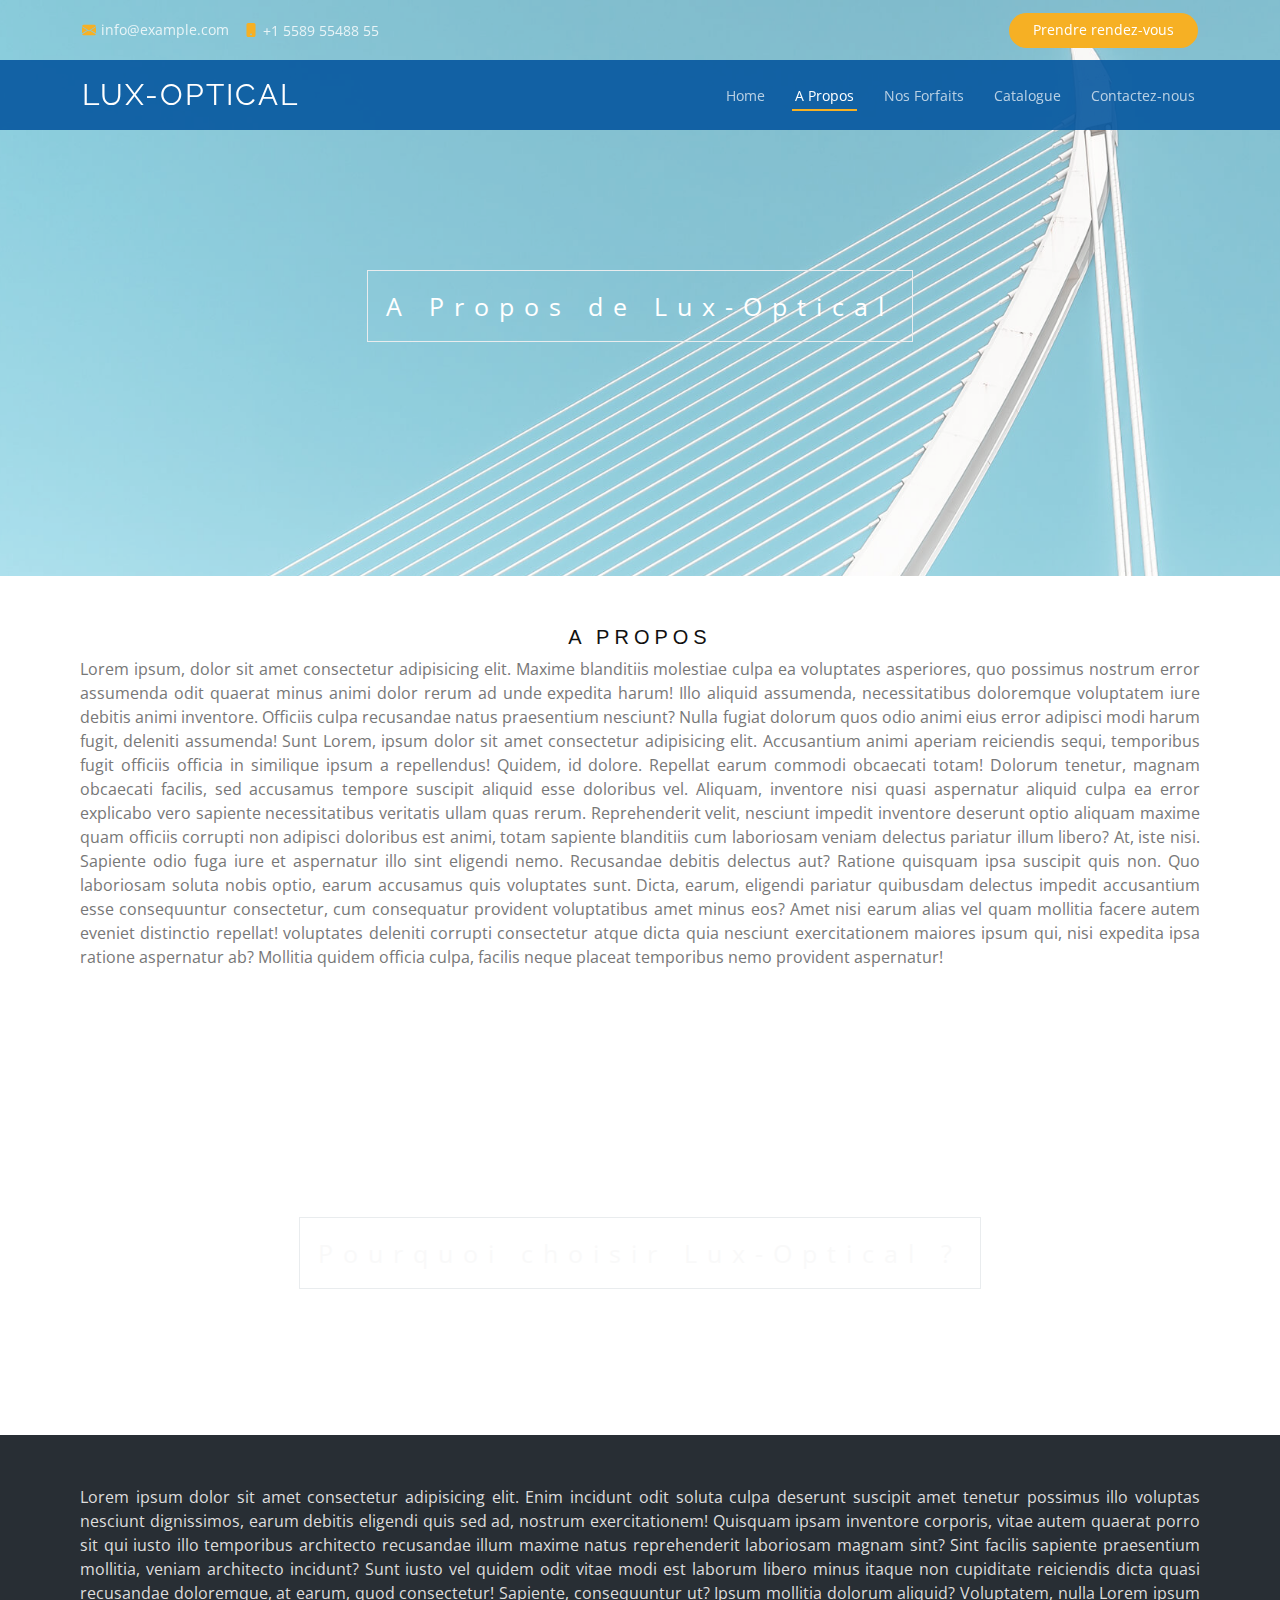
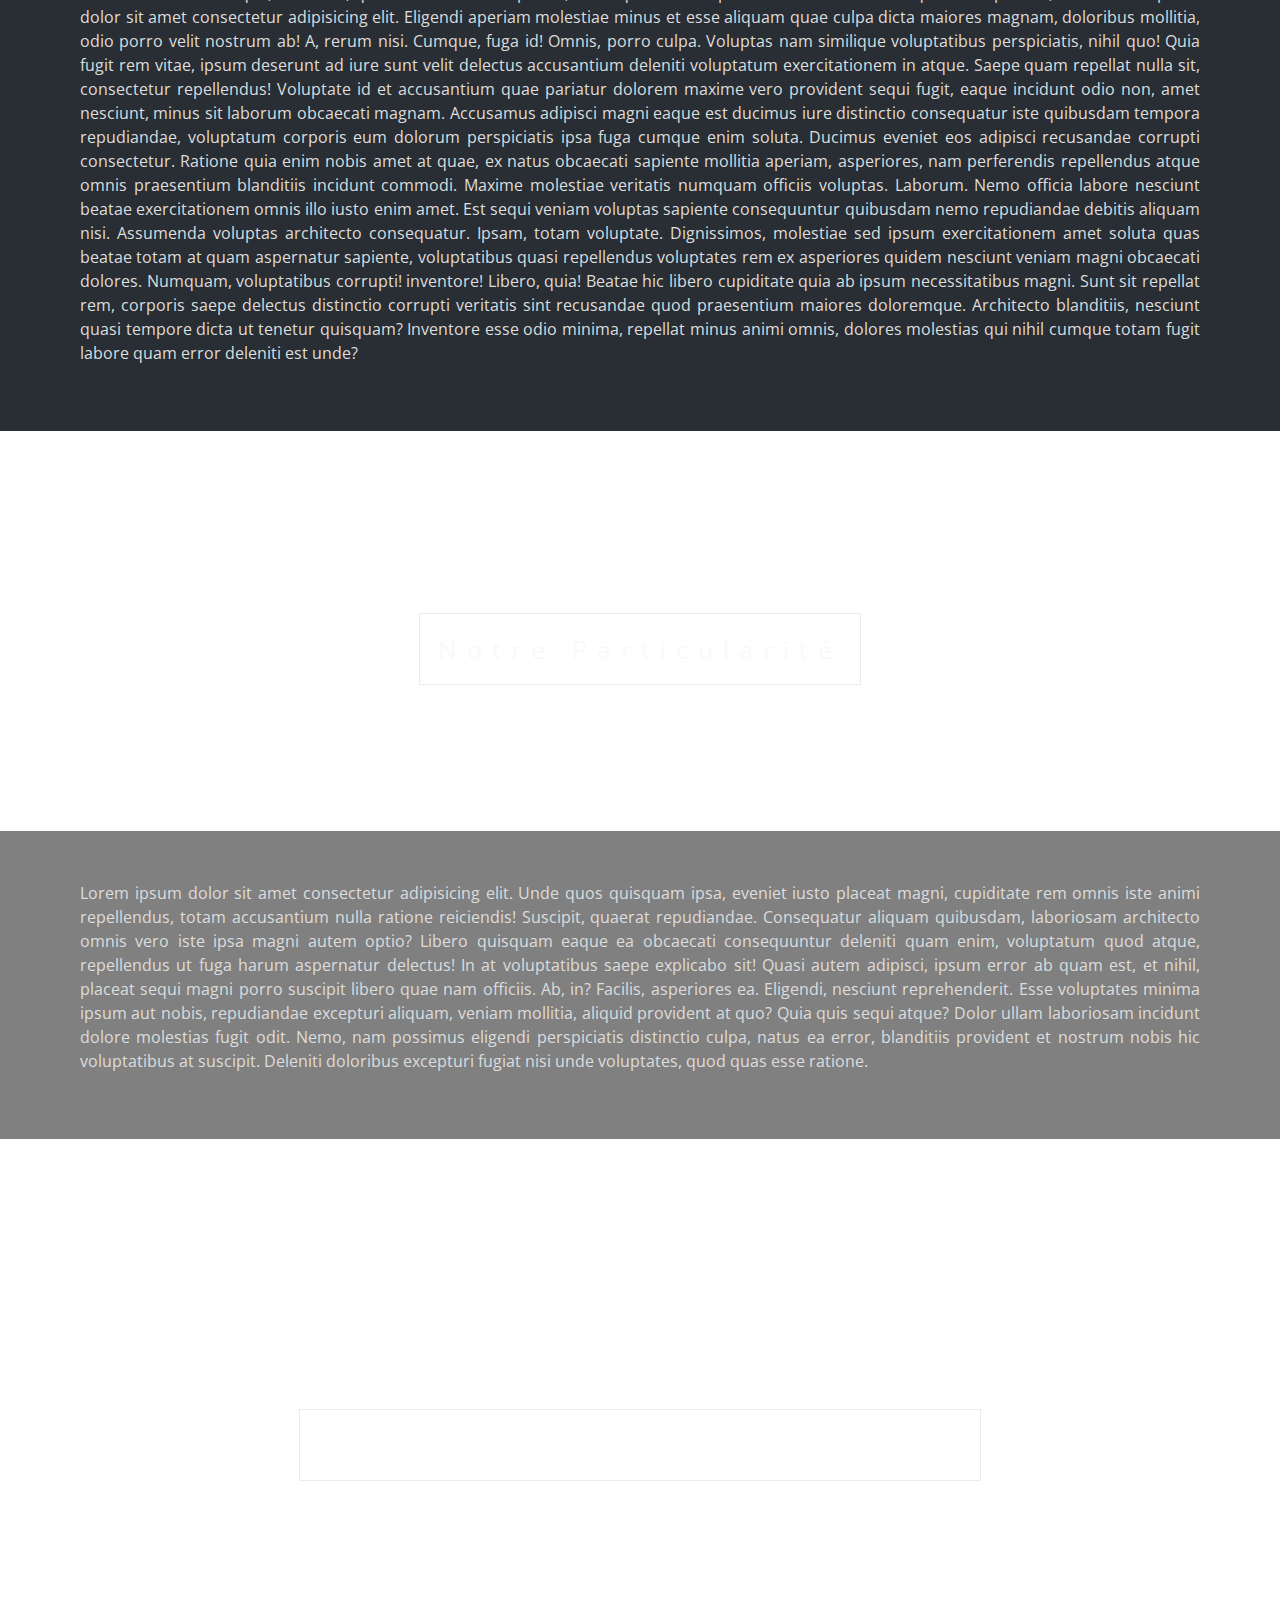
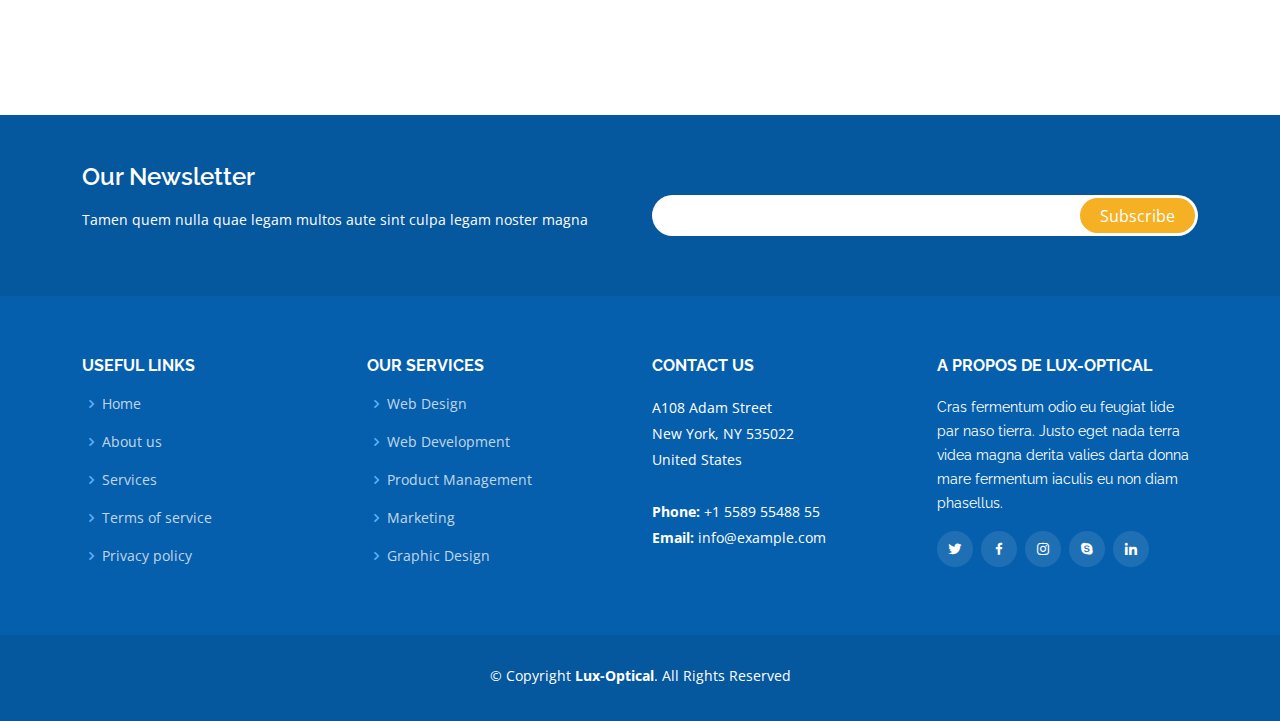
<file: about.html>
<!DOCTYPE html>
<html lang="fr">

<head>
  <meta charset="utf-8">
  <meta content="width=device-width, initial-scale=1.0" name="viewport">

  <title>Lux-Optical</title>
  <meta content="" name="description">
  <meta content="" name="keywords">

  <!-- Favicons -->
  <link href="assets/img/favicon.png" rel="icon">
  <link href="assets/img/apple-touch-icon.png" rel="apple-touch-icon">

  <!-- Google Fonts -->
  <link href="https://fonts.googleapis.com/css?family=Open+Sans:300,300i,400,400i,600,600i,700,700i|Raleway:300,300i,400,400i,500,500i,600,600i,700,700i|Poppins:300,300i,400,400i,500,500i,600,600i,700,700i" rel="stylesheet">

  <!-- Vendor CSS Files -->
  <link href="assets/vendor/animate.css/animate.min.css" rel="stylesheet">
  <link href="assets/vendor/aos/aos.css" rel="stylesheet">
  <link href="assets/vendor/bootstrap/css/bootstrap.min.css" rel="stylesheet">
  <link href="assets/vendor/bootstrap-icons/bootstrap-icons.css" rel="stylesheet">
  <link href="assets/vendor/boxicons/css/boxicons.min.css" rel="stylesheet">
  <link href="assets/vendor/glightbox/css/glightbox.min.css" rel="stylesheet">
  <link href="assets/vendor/remixicon/remixicon.css" rel="stylesheet">
  <link href="assets/vendor/swiper/swiper-bundle.min.css" rel="stylesheet">

  <!-- Template Main CSS File -->
  <link href="assets/css/style.css" rel="stylesheet">

  <!-- =======================================================
  * Template Name: Anyar - v4.8.0
  * Template URL: https://bootstrapmade.com/anyar-free-multipurpose-one-page-bootstrap-theme/
  * Author: BootstrapMade.com
  * License: https://bootstrapmade.com/license/
  ======================================================== -->
<style>
    body, html {
    height: 80%;   
    }

    .bgimg-1, .bgimg-2, .bgimg-3 {
    position: relative;
    opacity: 0.65;
    background-attachment: fixed;
    background-position: center;
    background-repeat: no-repeat;
    background-size: cover;

    }
    .bgimg-1 {
    background-image: url("assets/img/hero-bg.jpg");
    min-height: 100%;
    }

    .bgimg-2 {
    background-image: url("assets/img/why-us.jpg");
    min-height: 400px;
    }

    .bgimg-3 {
    background-image: url("assets/img/cta-bg.jpg");
    min-height: 400px;
    }

    .caption {
    position: absolute;
    left: 0;
    top: 50%;
    width: 100%;
    text-align: center;
    color: #000;
    }

    .caption span.border {
    /* background-color: #111; */
    color: #fff;
    padding: 18px;
    font-size: 25px;
    letter-spacing: 10px;
    }

    h3 {
    letter-spacing: 5px;
    text-transform: uppercase;
    font: 20px "Lato", sans-serif;
    color: #111;
    }

    /* Turn off parallax scrolling for tablets and phones */
    @media only screen and (max-device-width: 1024px) {
    .bgimg-1, .bgimg-2, .bgimg-3 {
        background-attachment: scroll;
    }
    }
</style>
</head>
<body>

      <!-- ======= Top Bar ======= -->
  <div id="topbar" class="fixed-top d-flex align-items-center ">
    <div class="container d-flex align-items-center justify-content-center justify-content-md-between">
      <div class="contact-info d-flex align-items-center">
        <i class="bi bi-envelope-fill"></i><a href="mailto:contact@example.com">info@example.com</a>
        <i class="bi bi-phone-fill phone-icon"></i> +1 5589 55488 55
      </div>
      <div class="cta d-none d-md-block">
        <a href="#" class="scrollto">Prendre rendez-vous</a>
      </div>
    </div>
  </div>

  <!-- ======= Header ======= -->
  <header id="header" class="fixed-top d-flex align-items-center ">
    <div class="container d-flex align-items-center justify-content-between">

      <h1 class="logo"><a href="index.html">Lux-Optical</a></h1>
      <!-- Uncomment below if you prefer to use an image logo -->
      <!-- <a href=index.html" class="logo"><img src="assets/img/logo.png" alt="" class="img-fluid"></a>-->

      <nav id="navbar" class="navbar">
        <ul>
          <li><a class="nav-link" href="index.html#hero">Home</a></li>
          <li><a class="nav-link active" href="about.html">A Propos</a></li>
          <li><a class="nav-link" href="index.html#pricing">Nos Forfaits</a></li>
          <li><a class="nav-link" href="index.html#portfolio">Catalogue</a></li>
          <!-- <li><a href="blog.html">Blog</a></li> -->
          <li><a class="nav-link" href="index.html#contact">Contactez-nous</a></li>
        </ul>
        <i class="bi bi-list mobile-nav-toggle"></i>
      </nav><!-- .navbar -->

    </div>
  </header><!-- End Header -->

    <div class="bgimg-1">
    <div class="caption">
    <span class="border">A Propos de Lux-Optical</span>
    </div>
    </div>

    <div style="color: #777;background-color:white;text-align:center;padding:50px 80px;text-align: justify;">
    <h3 style="text-align:center;">A Propos</h3>
    <p>Lorem ipsum, dolor sit amet consectetur adipisicing elit. Maxime blanditiis molestiae culpa ea voluptates asperiores, quo possimus nostrum error assumenda odit quaerat minus animi dolor rerum ad unde expedita harum!
    Illo aliquid assumenda, necessitatibus doloremque voluptatem iure debitis animi inventore. Officiis culpa recusandae natus praesentium nesciunt? Nulla fugiat dolorum quos odio animi eius error adipisci modi harum fugit, deleniti assumenda!
    Sunt Lorem, ipsum dolor sit amet consectetur adipisicing elit. Accusantium animi aperiam reiciendis sequi, temporibus fugit officiis officia in similique ipsum a repellendus! Quidem, id dolore. Repellat earum commodi obcaecati totam!
    Dolorum tenetur, magnam obcaecati facilis, sed accusamus tempore suscipit aliquid esse doloribus vel. Aliquam, inventore nisi quasi aspernatur aliquid culpa ea error explicabo vero sapiente necessitatibus veritatis ullam quas rerum.
    Reprehenderit velit, nesciunt impedit inventore deserunt optio aliquam maxime quam officiis corrupti non adipisci doloribus est animi, totam sapiente blanditiis cum laboriosam veniam delectus pariatur illum libero? At, iste nisi.
    Sapiente odio fuga iure et aspernatur illo sint eligendi nemo. Recusandae debitis delectus aut? Ratione quisquam ipsa suscipit quis non. Quo laboriosam soluta nobis optio, earum accusamus quis voluptates sunt.
    Dicta, earum, eligendi pariatur quibusdam delectus impedit accusantium esse consequuntur consectetur, cum consequatur provident voluptatibus amet minus eos? Amet nisi earum alias vel quam mollitia facere autem eveniet distinctio repellat! voluptates deleniti corrupti consectetur atque dicta quia nesciunt exercitationem maiores ipsum qui, nisi expedita ipsa ratione aspernatur ab? Mollitia quidem officia culpa, facilis neque placeat temporibus nemo provident aspernatur!</p>
    </div>

    <div class="bgimg-2">
        <div class="caption">
            <span class="border" style="background-color:transparent;font-size:25px;color: #f7f7f7;">Pourquoi choisir Lux-Optical ?</span>
        </div>
    </div>

    <div style="position:relative;">
        <div style="color:#ddd;background-color:#282E34;text-align:center;padding:50px 80px;text-align: justify;">
            <p>Lorem ipsum dolor sit amet consectetur adipisicing elit. Enim incidunt odit soluta culpa deserunt suscipit amet tenetur possimus illo voluptas nesciunt dignissimos, earum debitis eligendi quis sed ad, nostrum exercitationem!
            Quisquam ipsam inventore corporis, vitae autem quaerat porro sit qui iusto illo temporibus architecto recusandae illum maxime natus reprehenderit laboriosam magnam sint? Sint facilis sapiente praesentium mollitia, veniam architecto incidunt?
            Sunt iusto vel quidem odit vitae modi est laborum libero minus itaque non cupiditate reiciendis dicta quasi recusandae doloremque, at earum, quod consectetur! Sapiente, consequuntur ut? Ipsum mollitia dolorum aliquid?
            Voluptatem, nulla Lorem ipsum dolor sit amet consectetur adipisicing elit. Eligendi aperiam molestiae minus et esse aliquam quae culpa dicta maiores magnam, doloribus mollitia, odio porro velit nostrum ab! A, rerum nisi.
            Cumque, fuga id! Omnis, porro culpa. Voluptas nam similique voluptatibus perspiciatis, nihil quo! Quia fugit rem vitae, ipsum deserunt ad iure sunt velit delectus accusantium deleniti voluptatum exercitationem in atque.
            Saepe quam repellat nulla sit, consectetur repellendus! Voluptate id et accusantium quae pariatur dolorem maxime vero provident sequi fugit, eaque incidunt odio non, amet nesciunt, minus sit laborum obcaecati magnam.
            Accusamus adipisci magni eaque est ducimus iure distinctio consequatur iste quibusdam tempora repudiandae, voluptatum corporis eum dolorum perspiciatis ipsa fuga cumque enim soluta. Ducimus eveniet eos adipisci recusandae corrupti consectetur.
            Ratione quia enim nobis amet at quae, ex natus obcaecati sapiente mollitia aperiam, asperiores, nam perferendis repellendus atque omnis praesentium blanditiis incidunt commodi. Maxime molestiae veritatis numquam officiis voluptas. Laborum.
            Nemo officia labore nesciunt beatae exercitationem omnis illo iusto enim amet. Est sequi veniam voluptas sapiente consequuntur quibusdam nemo repudiandae debitis aliquam nisi. Assumenda voluptas architecto consequatur. Ipsam, totam voluptate.
            Dignissimos, molestiae sed ipsum exercitationem amet soluta quas beatae totam at quam aspernatur sapiente, voluptatibus quasi repellendus voluptates rem ex asperiores quidem nesciunt veniam magni obcaecati dolores. Numquam, voluptatibus corrupti! inventore! Libero, quia! Beatae hic libero cupiditate quia ab ipsum necessitatibus magni. Sunt sit repellat rem, corporis saepe delectus distinctio corrupti veritatis sint recusandae quod praesentium maiores doloremque.
            Architecto blanditiis, nesciunt quasi tempore dicta ut tenetur quisquam? Inventore esse odio minima, repellat minus animi omnis, dolores molestias qui nihil cumque totam fugit labore quam error deleniti est unde?</p>
        </div>
    </div>

    <div class="bgimg-3">
        <div class="caption">
            <span class="border" style="background-color:transparent;font-size:25px;color: #f7f7f7;">Notre Particularité</span>
        </div>
    </div>

    <div style="position:relative;">
        <div style="color:#ddd;background-color:gray;text-align:center;padding:50px 80px;text-align: justify;">
            <p>Lorem ipsum dolor sit amet consectetur adipisicing elit. Unde quos quisquam ipsa, eveniet iusto placeat magni, cupiditate rem omnis iste animi repellendus, totam accusantium nulla ratione reiciendis! Suscipit, quaerat repudiandae.
            Consequatur aliquam quibusdam, laboriosam architecto omnis vero iste ipsa magni autem optio? Libero quisquam eaque ea obcaecati consequuntur deleniti quam enim, voluptatum quod atque, repellendus ut fuga harum aspernatur delectus!
            In at voluptatibus saepe explicabo sit! Quasi autem adipisci, ipsum error ab quam est, et nihil, placeat sequi magni porro suscipit libero quae nam officiis. Ab, in? Facilis, asperiores ea.
            Eligendi, nesciunt reprehenderit. Esse voluptates minima ipsum aut nobis, repudiandae excepturi aliquam, veniam mollitia, aliquid provident at quo? Quia quis sequi atque? Dolor ullam laboriosam incidunt dolore molestias fugit odit.
            Nemo, nam possimus eligendi perspiciatis distinctio culpa, natus ea error, blanditiis provident et nostrum nobis hic voluptatibus at suscipit. Deleniti doloribus excepturi fugiat nisi unde voluptates, quod quas esse ratione.</p>
        </div>
    </div>

    <div class="bgimg-1">
        <div class="caption">
            <span class="border">Votre vision, notre spécialité.</span>
        </div>
    </div>

      <!-- ======= Footer ======= -->
  <footer id="footer">

    <div class="footer-newsletter">
      <div class="container">
        <div class="row">
          <div class="col-lg-6">
            <h4>Our Newsletter</h4>
            <p>Tamen quem nulla quae legam multos aute sint culpa legam noster magna</p>
          </div>
          <div class="col-lg-6">
            <form action="" method="post">
              <input type="email" name="email"><input type="submit" value="Subscribe">
            </form>
          </div>
        </div>
      </div>
    </div>

    <div class="footer-top">
      <div class="container">
        <div class="row">

          <div class="col-lg-3 col-md-6 footer-links">
            <h4>Useful Links</h4>
            <ul>
              <li><i class="bx bx-chevron-right"></i> <a href="#">Home</a></li>
              <li><i class="bx bx-chevron-right"></i> <a href="#">About us</a></li>
              <li><i class="bx bx-chevron-right"></i> <a href="#">Services</a></li>
              <li><i class="bx bx-chevron-right"></i> <a href="#">Terms of service</a></li>
              <li><i class="bx bx-chevron-right"></i> <a href="#">Privacy policy</a></li>
            </ul>
          </div>

          <div class="col-lg-3 col-md-6 footer-links">
            <h4>Our Services</h4>
            <ul>
              <li><i class="bx bx-chevron-right"></i> <a href="#">Web Design</a></li>
              <li><i class="bx bx-chevron-right"></i> <a href="#">Web Development</a></li>
              <li><i class="bx bx-chevron-right"></i> <a href="#">Product Management</a></li>
              <li><i class="bx bx-chevron-right"></i> <a href="#">Marketing</a></li>
              <li><i class="bx bx-chevron-right"></i> <a href="#">Graphic Design</a></li>
            </ul>
          </div>

          <div class="col-lg-3 col-md-6 footer-contact">
            <h4>Contact Us</h4>
            <p>
              A108 Adam Street <br>
              New York, NY 535022<br>
              United States <br><br>
              <strong>Phone:</strong> +1 5589 55488 55<br>
              <strong>Email:</strong> info@example.com<br>
            </p>

          </div>

          <div class="col-lg-3 col-md-6 footer-info"> 
            <h4>A Propos de Lux-Optical</h4>
            <p>Cras fermentum odio eu feugiat lide par naso tierra. Justo eget nada terra videa magna derita valies darta donna mare fermentum iaculis eu non diam phasellus.</p>
            <div class="social-links mt-3">
              <a href="#" class="twitter"><i class="bx bxl-twitter"></i></a>
              <a href="#" class="facebook"><i class="bx bxl-facebook"></i></a>
              <a href="#" class="instagram"><i class="bx bxl-instagram"></i></a>
              <a href="#" class="google-plus"><i class="bx bxl-skype"></i></a>
              <a href="#" class="linkedin"><i class="bx bxl-linkedin"></i></a>
            </div>
          </div>

        </div>
      </div>
    </div>

    <div class="container">
      <div class="copyright">
        &copy; Copyright <strong><span>Lux-Optical</span></strong>. All Rights Reserved
      </div>
      <div class="credits">
        <!-- All the links in the footer should remain intact. -->
        <!-- You can delete the links only if you purchased the pro version. -->
        <!-- Licensing information: https://bootstrapmade.com/license/ -->
        <!-- Purchase the pro version with working PHP/AJAX contact form: https://bootstrapmade.com/anyar-free-multipurpose-one-page-bootstrap-theme/ -->
        <!-- Designed by <a href="https://bootstrapmade.com/">BootstrapMade</a> -->
      </div>
    </div>
  </footer><!-- End Footer -->

  <div id="preloader"></div>
  <a href="#" class="back-to-top d-flex align-items-center justify-content-center"><i class="bi bi-arrow-up-short"></i></a>

  <!-- Vendor JS Files -->
  <script src="assets/vendor/aos/aos.js"></script>
  <script src="assets/vendor/bootstrap/js/bootstrap.bundle.min.js"></script>
  <script src="assets/vendor/glightbox/js/glightbox.min.js"></script>
  <script src="assets/vendor/isotope-layout/isotope.pkgd.min.js"></script>
  <script src="assets/vendor/swiper/swiper-bundle.min.js"></script>
  <script src="assets/vendor/php-email-form/validate.js"></script>

  <!-- Template Main JS File -->
  <script src="assets/js/main.js"></script>

</body>
</html>
</file>
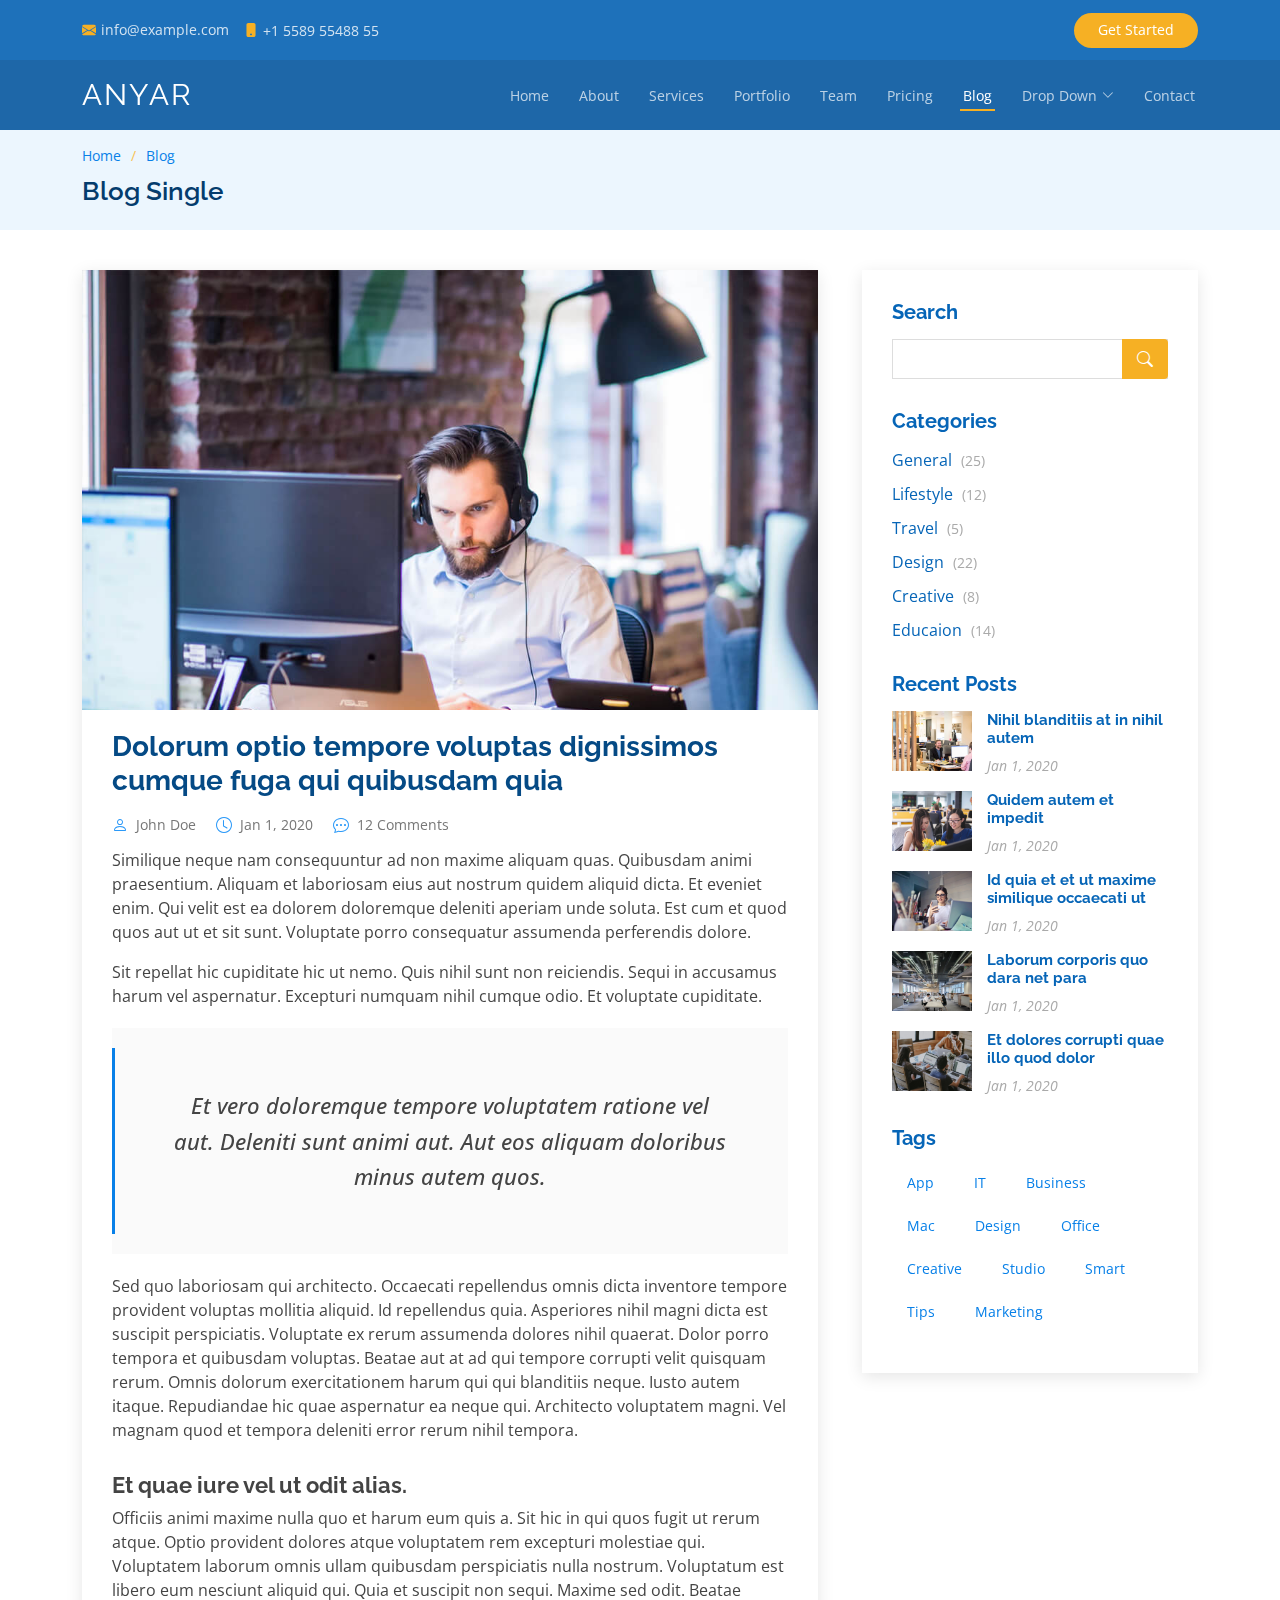
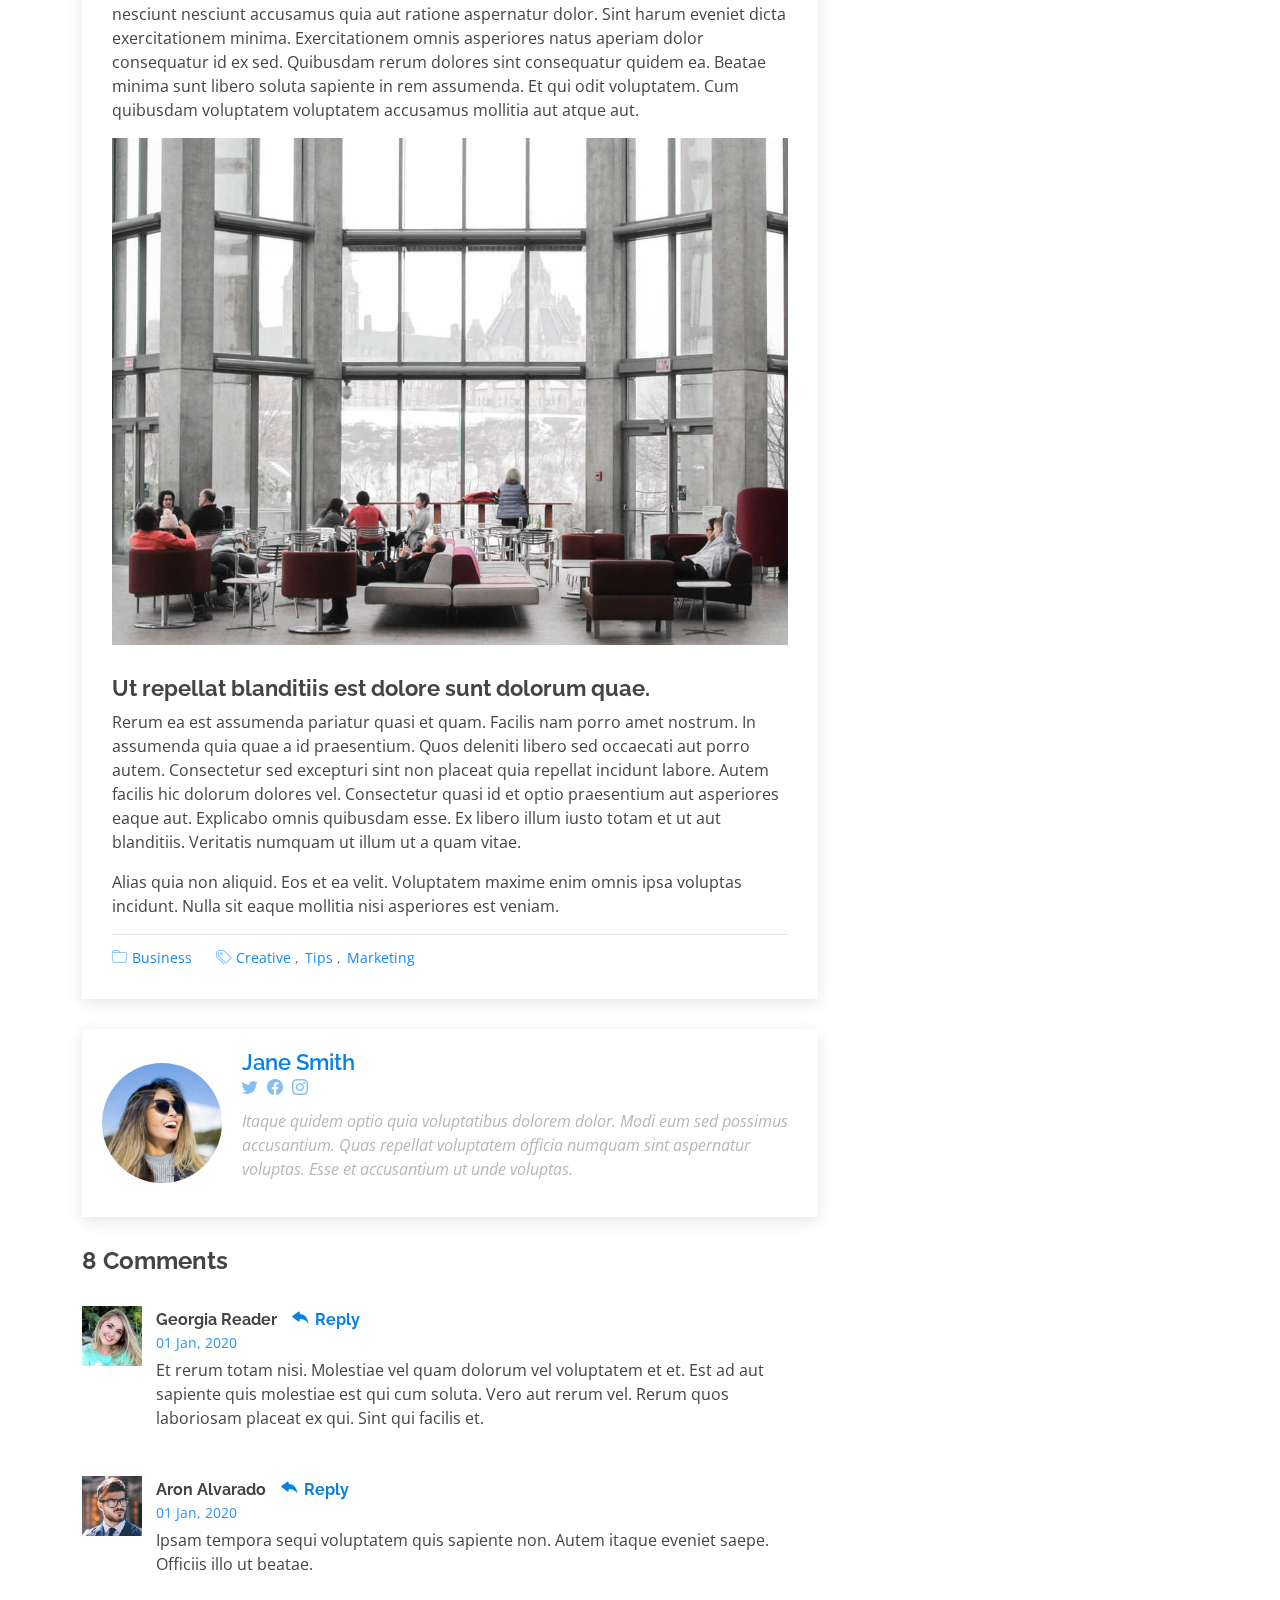
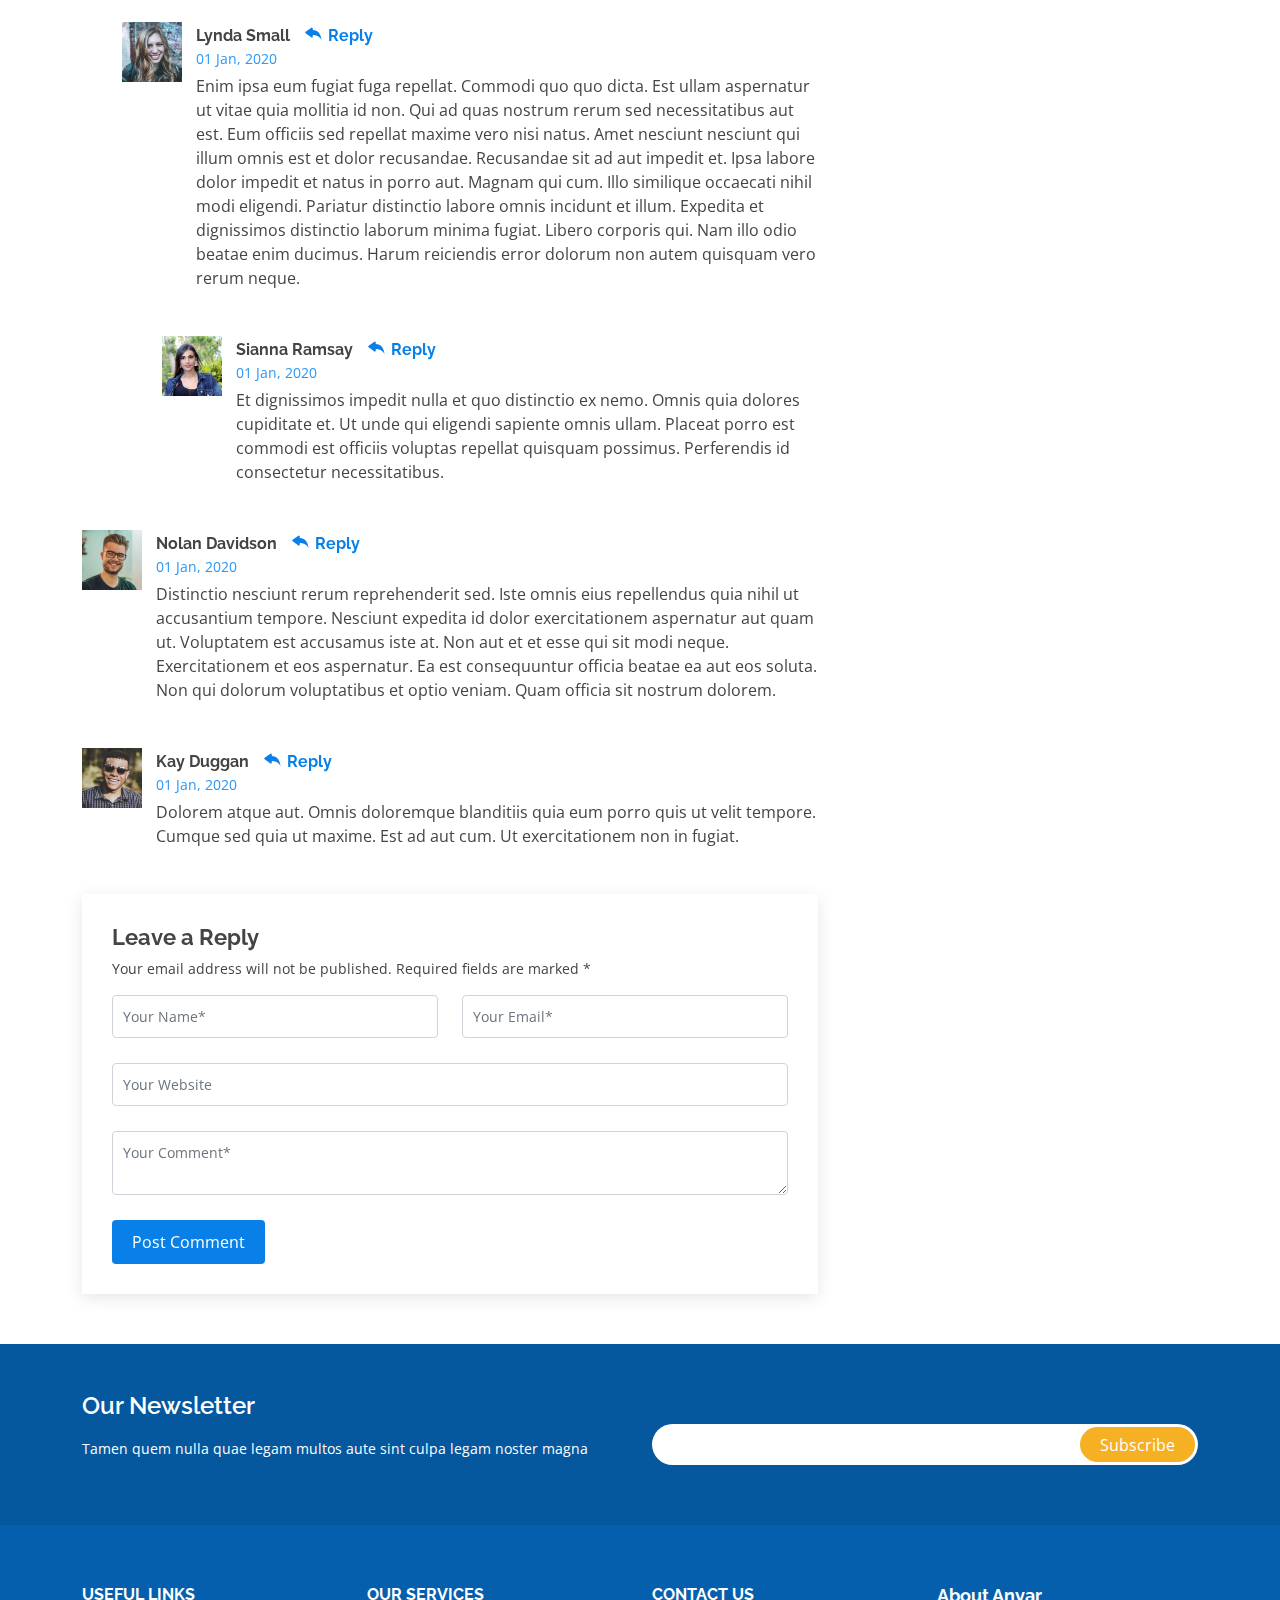
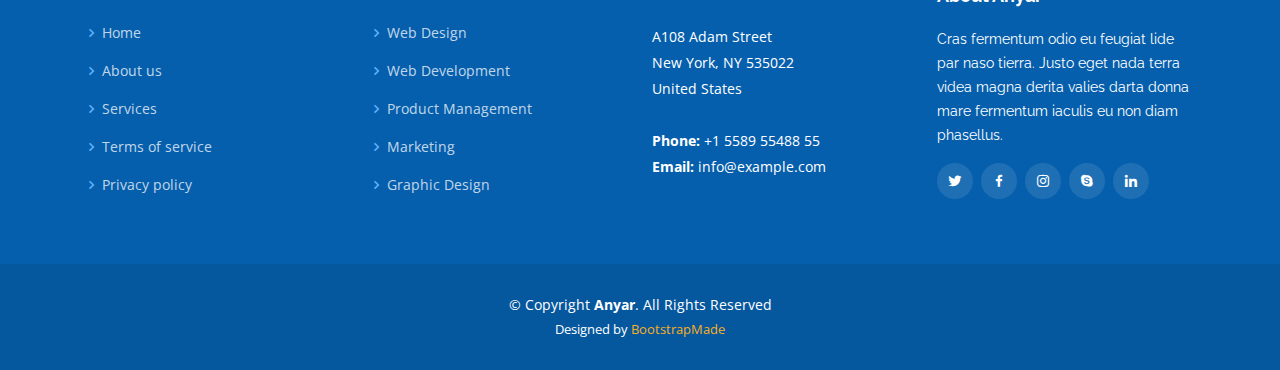
<file: blog-single.html>
<!DOCTYPE html>
<html lang="en">

<head>
  <meta charset="utf-8">
  <meta content="width=device-width, initial-scale=1.0" name="viewport">

  <title>Blog Single - Anyar Bootstrap Template</title>
  <meta content="" name="description">
  <meta content="" name="keywords">

  <!-- Favicons -->
  <link href="assets/img/favicon.png" rel="icon">
  <link href="assets/img/apple-touch-icon.png" rel="apple-touch-icon">

  <!-- Google Fonts -->
  <link href="https://fonts.googleapis.com/css?family=Open+Sans:300,300i,400,400i,600,600i,700,700i|Raleway:300,300i,400,400i,500,500i,600,600i,700,700i|Poppins:300,300i,400,400i,500,500i,600,600i,700,700i" rel="stylesheet">

  <!-- Vendor CSS Files -->
  <link href="assets/vendor/animate.css/animate.min.css" rel="stylesheet">
  <link href="assets/vendor/aos/aos.css" rel="stylesheet">
  <link href="assets/vendor/bootstrap/css/bootstrap.min.css" rel="stylesheet">
  <link href="assets/vendor/bootstrap-icons/bootstrap-icons.css" rel="stylesheet">
  <link href="assets/vendor/boxicons/css/boxicons.min.css" rel="stylesheet">
  <link href="assets/vendor/glightbox/css/glightbox.min.css" rel="stylesheet">
  <link href="assets/vendor/remixicon/remixicon.css" rel="stylesheet">
  <link href="assets/vendor/swiper/swiper-bundle.min.css" rel="stylesheet">

  <!-- Template Main CSS File -->
  <link href="assets/css/style.css" rel="stylesheet">

  <!-- =======================================================
  * Template Name: Anyar - v4.8.0
  * Template URL: https://bootstrapmade.com/anyar-free-multipurpose-one-page-bootstrap-theme/
  * Author: BootstrapMade.com
  * License: https://bootstrapmade.com/license/
  ======================================================== -->
</head>

<body>

  <!-- ======= Top Bar ======= -->
  <div id="topbar" class="fixed-top d-flex align-items-center topbar-inner-pages">
    <div class="container d-flex align-items-center justify-content-center justify-content-md-between">
      <div class="contact-info d-flex align-items-center">
        <i class="bi bi-envelope-fill"></i><a href="mailto:contact@example.com">info@example.com</a>
        <i class="bi bi-phone-fill phone-icon"></i> +1 5589 55488 55
      </div>
      <div class="cta d-none d-md-block">
        <a href="#about" class="scrollto">Get Started</a>
      </div>
    </div>
  </div>

  <!-- ======= Header ======= -->
  <header id="header" class="fixed-top d-flex align-items-center header-inner-pages">
    <div class="container d-flex align-items-center justify-content-between">

      <h1 class="logo"><a href="index.html">Anyar</a></h1>
      <!-- Uncomment below if you prefer to use an image logo -->
      <!-- <a href=index.html" class="logo"><img src="assets/img/logo.png" alt="" class="img-fluid"></a>-->

      <nav id="navbar" class="navbar">
        <ul>
          <li><a class="nav-link scrollto " href="#hero">Home</a></li>
          <li><a class="nav-link scrollto" href="#about">About</a></li>
          <li><a class="nav-link scrollto" href="#services">Services</a></li>
          <li><a class="nav-link scrollto " href="#portfolio">Portfolio</a></li>
          <li><a class="nav-link scrollto" href="#team">Team</a></li>
          <li><a class="nav-link scrollto" href="#pricing">Pricing</a></li>
          <li><a class="active" href="blog.html">Blog</a></li>
          <li class="dropdown"><a href="#"><span>Drop Down</span> <i class="bi bi-chevron-down"></i></a>
            <ul>
              <li><a href="#">Drop Down 1</a></li>
              <li class="dropdown"><a href="#"><span>Deep Drop Down</span> <i class="bi bi-chevron-right"></i></a>
                <ul>
                  <li><a href="#">Deep Drop Down 1</a></li>
                  <li><a href="#">Deep Drop Down 2</a></li>
                  <li><a href="#">Deep Drop Down 3</a></li>
                  <li><a href="#">Deep Drop Down 4</a></li>
                  <li><a href="#">Deep Drop Down 5</a></li>
                </ul>
              </li>
              <li><a href="#">Drop Down 2</a></li>
              <li><a href="#">Drop Down 3</a></li>
              <li><a href="#">Drop Down 4</a></li>
            </ul>
          </li>
          <li><a class="nav-link scrollto" href="#contact">Contact</a></li>
        </ul>
        <i class="bi bi-list mobile-nav-toggle"></i>
      </nav><!-- .navbar -->

    </div>
  </header><!-- End Header -->

  <main id="main">

    <!-- ======= Breadcrumbs ======= -->
    <section id="breadcrumbs" class="breadcrumbs">
      <div class="container">

        <ol>
          <li><a href="index.html">Home</a></li>
          <li><a href="blog.html">Blog</a></li>
        </ol>
        <h2>Blog Single</h2>

      </div>
    </section><!-- End Breadcrumbs -->

    <!-- ======= Blog Single Section ======= -->
    <section id="blog" class="blog">
      <div class="container" data-aos="fade-up">

        <div class="row">

          <div class="col-lg-8 entries">

            <article class="entry entry-single">

              <div class="entry-img">
                <img src="assets/img/blog/blog-1.jpg" alt="" class="img-fluid">
              </div>

              <h2 class="entry-title">
                <a href="blog-single.html">Dolorum optio tempore voluptas dignissimos cumque fuga qui quibusdam quia</a>
              </h2>

              <div class="entry-meta">
                <ul>
                  <li class="d-flex align-items-center"><i class="bi bi-person"></i> <a href="blog-single.html">John Doe</a></li>
                  <li class="d-flex align-items-center"><i class="bi bi-clock"></i> <a href="blog-single.html"><time datetime="2020-01-01">Jan 1, 2020</time></a></li>
                  <li class="d-flex align-items-center"><i class="bi bi-chat-dots"></i> <a href="blog-single.html">12 Comments</a></li>
                </ul>
              </div>

              <div class="entry-content">
                <p>
                  Similique neque nam consequuntur ad non maxime aliquam quas. Quibusdam animi praesentium. Aliquam et laboriosam eius aut nostrum quidem aliquid dicta.
                  Et eveniet enim. Qui velit est ea dolorem doloremque deleniti aperiam unde soluta. Est cum et quod quos aut ut et sit sunt. Voluptate porro consequatur assumenda perferendis dolore.
                </p>

                <p>
                  Sit repellat hic cupiditate hic ut nemo. Quis nihil sunt non reiciendis. Sequi in accusamus harum vel aspernatur. Excepturi numquam nihil cumque odio. Et voluptate cupiditate.
                </p>

                <blockquote>
                  <p>
                    Et vero doloremque tempore voluptatem ratione vel aut. Deleniti sunt animi aut. Aut eos aliquam doloribus minus autem quos.
                  </p>
                </blockquote>

                <p>
                  Sed quo laboriosam qui architecto. Occaecati repellendus omnis dicta inventore tempore provident voluptas mollitia aliquid. Id repellendus quia. Asperiores nihil magni dicta est suscipit perspiciatis. Voluptate ex rerum assumenda dolores nihil quaerat.
                  Dolor porro tempora et quibusdam voluptas. Beatae aut at ad qui tempore corrupti velit quisquam rerum. Omnis dolorum exercitationem harum qui qui blanditiis neque.
                  Iusto autem itaque. Repudiandae hic quae aspernatur ea neque qui. Architecto voluptatem magni. Vel magnam quod et tempora deleniti error rerum nihil tempora.
                </p>

                <h3>Et quae iure vel ut odit alias.</h3>
                <p>
                  Officiis animi maxime nulla quo et harum eum quis a. Sit hic in qui quos fugit ut rerum atque. Optio provident dolores atque voluptatem rem excepturi molestiae qui. Voluptatem laborum omnis ullam quibusdam perspiciatis nulla nostrum. Voluptatum est libero eum nesciunt aliquid qui.
                  Quia et suscipit non sequi. Maxime sed odit. Beatae nesciunt nesciunt accusamus quia aut ratione aspernatur dolor. Sint harum eveniet dicta exercitationem minima. Exercitationem omnis asperiores natus aperiam dolor consequatur id ex sed. Quibusdam rerum dolores sint consequatur quidem ea.
                  Beatae minima sunt libero soluta sapiente in rem assumenda. Et qui odit voluptatem. Cum quibusdam voluptatem voluptatem accusamus mollitia aut atque aut.
                </p>
                <img src="assets/img/blog/blog-inside-post.jpg" class="img-fluid" alt="">

                <h3>Ut repellat blanditiis est dolore sunt dolorum quae.</h3>
                <p>
                  Rerum ea est assumenda pariatur quasi et quam. Facilis nam porro amet nostrum. In assumenda quia quae a id praesentium. Quos deleniti libero sed occaecati aut porro autem. Consectetur sed excepturi sint non placeat quia repellat incidunt labore. Autem facilis hic dolorum dolores vel.
                  Consectetur quasi id et optio praesentium aut asperiores eaque aut. Explicabo omnis quibusdam esse. Ex libero illum iusto totam et ut aut blanditiis. Veritatis numquam ut illum ut a quam vitae.
                </p>
                <p>
                  Alias quia non aliquid. Eos et ea velit. Voluptatem maxime enim omnis ipsa voluptas incidunt. Nulla sit eaque mollitia nisi asperiores est veniam.
                </p>

              </div>

              <div class="entry-footer">
                <i class="bi bi-folder"></i>
                <ul class="cats">
                  <li><a href="#">Business</a></li>
                </ul>

                <i class="bi bi-tags"></i>
                <ul class="tags">
                  <li><a href="#">Creative</a></li>
                  <li><a href="#">Tips</a></li>
                  <li><a href="#">Marketing</a></li>
                </ul>
              </div>

            </article><!-- End blog entry -->

            <div class="blog-author d-flex align-items-center">
              <img src="assets/img/blog/blog-author.jpg" class="rounded-circle float-left" alt="">
              <div>
                <h4>Jane Smith</h4>
                <div class="social-links">
                  <a href="https://twitters.com/#"><i class="bi bi-twitter"></i></a>
                  <a href="https://facebook.com/#"><i class="bi bi-facebook"></i></a>
                  <a href="https://instagram.com/#"><i class="biu bi-instagram"></i></a>
                </div>
                <p>
                  Itaque quidem optio quia voluptatibus dolorem dolor. Modi eum sed possimus accusantium. Quas repellat voluptatem officia numquam sint aspernatur voluptas. Esse et accusantium ut unde voluptas.
                </p>
              </div>
            </div><!-- End blog author bio -->

            <div class="blog-comments">

              <h4 class="comments-count">8 Comments</h4>

              <div id="comment-1" class="comment">
                <div class="d-flex">
                  <div class="comment-img"><img src="assets/img/blog/comments-1.jpg" alt=""></div>
                  <div>
                    <h5><a href="">Georgia Reader</a> <a href="#" class="reply"><i class="bi bi-reply-fill"></i> Reply</a></h5>
                    <time datetime="2020-01-01">01 Jan, 2020</time>
                    <p>
                      Et rerum totam nisi. Molestiae vel quam dolorum vel voluptatem et et. Est ad aut sapiente quis molestiae est qui cum soluta.
                      Vero aut rerum vel. Rerum quos laboriosam placeat ex qui. Sint qui facilis et.
                    </p>
                  </div>
                </div>
              </div><!-- End comment #1 -->

              <div id="comment-2" class="comment">
                <div class="d-flex">
                  <div class="comment-img"><img src="assets/img/blog/comments-2.jpg" alt=""></div>
                  <div>
                    <h5><a href="">Aron Alvarado</a> <a href="#" class="reply"><i class="bi bi-reply-fill"></i> Reply</a></h5>
                    <time datetime="2020-01-01">01 Jan, 2020</time>
                    <p>
                      Ipsam tempora sequi voluptatem quis sapiente non. Autem itaque eveniet saepe. Officiis illo ut beatae.
                    </p>
                  </div>
                </div>

                <div id="comment-reply-1" class="comment comment-reply">
                  <div class="d-flex">
                    <div class="comment-img"><img src="assets/img/blog/comments-3.jpg" alt=""></div>
                    <div>
                      <h5><a href="">Lynda Small</a> <a href="#" class="reply"><i class="bi bi-reply-fill"></i> Reply</a></h5>
                      <time datetime="2020-01-01">01 Jan, 2020</time>
                      <p>
                        Enim ipsa eum fugiat fuga repellat. Commodi quo quo dicta. Est ullam aspernatur ut vitae quia mollitia id non. Qui ad quas nostrum rerum sed necessitatibus aut est. Eum officiis sed repellat maxime vero nisi natus. Amet nesciunt nesciunt qui illum omnis est et dolor recusandae.

                        Recusandae sit ad aut impedit et. Ipsa labore dolor impedit et natus in porro aut. Magnam qui cum. Illo similique occaecati nihil modi eligendi. Pariatur distinctio labore omnis incidunt et illum. Expedita et dignissimos distinctio laborum minima fugiat.

                        Libero corporis qui. Nam illo odio beatae enim ducimus. Harum reiciendis error dolorum non autem quisquam vero rerum neque.
                      </p>
                    </div>
                  </div>

                  <div id="comment-reply-2" class="comment comment-reply">
                    <div class="d-flex">
                      <div class="comment-img"><img src="assets/img/blog/comments-4.jpg" alt=""></div>
                      <div>
                        <h5><a href="">Sianna Ramsay</a> <a href="#" class="reply"><i class="bi bi-reply-fill"></i> Reply</a></h5>
                        <time datetime="2020-01-01">01 Jan, 2020</time>
                        <p>
                          Et dignissimos impedit nulla et quo distinctio ex nemo. Omnis quia dolores cupiditate et. Ut unde qui eligendi sapiente omnis ullam. Placeat porro est commodi est officiis voluptas repellat quisquam possimus. Perferendis id consectetur necessitatibus.
                        </p>
                      </div>
                    </div>

                  </div><!-- End comment reply #2-->

                </div><!-- End comment reply #1-->

              </div><!-- End comment #2-->

              <div id="comment-3" class="comment">
                <div class="d-flex">
                  <div class="comment-img"><img src="assets/img/blog/comments-5.jpg" alt=""></div>
                  <div>
                    <h5><a href="">Nolan Davidson</a> <a href="#" class="reply"><i class="bi bi-reply-fill"></i> Reply</a></h5>
                    <time datetime="2020-01-01">01 Jan, 2020</time>
                    <p>
                      Distinctio nesciunt rerum reprehenderit sed. Iste omnis eius repellendus quia nihil ut accusantium tempore. Nesciunt expedita id dolor exercitationem aspernatur aut quam ut. Voluptatem est accusamus iste at.
                      Non aut et et esse qui sit modi neque. Exercitationem et eos aspernatur. Ea est consequuntur officia beatae ea aut eos soluta. Non qui dolorum voluptatibus et optio veniam. Quam officia sit nostrum dolorem.
                    </p>
                  </div>
                </div>

              </div><!-- End comment #3 -->

              <div id="comment-4" class="comment">
                <div class="d-flex">
                  <div class="comment-img"><img src="assets/img/blog/comments-6.jpg" alt=""></div>
                  <div>
                    <h5><a href="">Kay Duggan</a> <a href="#" class="reply"><i class="bi bi-reply-fill"></i> Reply</a></h5>
                    <time datetime="2020-01-01">01 Jan, 2020</time>
                    <p>
                      Dolorem atque aut. Omnis doloremque blanditiis quia eum porro quis ut velit tempore. Cumque sed quia ut maxime. Est ad aut cum. Ut exercitationem non in fugiat.
                    </p>
                  </div>
                </div>

              </div><!-- End comment #4 -->

              <div class="reply-form">
                <h4>Leave a Reply</h4>
                <p>Your email address will not be published. Required fields are marked * </p>
                <form action="">
                  <div class="row">
                    <div class="col-md-6 form-group">
                      <input name="name" type="text" class="form-control" placeholder="Your Name*">
                    </div>
                    <div class="col-md-6 form-group">
                      <input name="email" type="text" class="form-control" placeholder="Your Email*">
                    </div>
                  </div>
                  <div class="row">
                    <div class="col form-group">
                      <input name="website" type="text" class="form-control" placeholder="Your Website">
                    </div>
                  </div>
                  <div class="row">
                    <div class="col form-group">
                      <textarea name="comment" class="form-control" placeholder="Your Comment*"></textarea>
                    </div>
                  </div>
                  <button type="submit" class="btn btn-primary">Post Comment</button>

                </form>

              </div>

            </div><!-- End blog comments -->

          </div><!-- End blog entries list -->

          <div class="col-lg-4">

            <div class="sidebar">

              <h3 class="sidebar-title">Search</h3>
              <div class="sidebar-item search-form">
                <form action="">
                  <input type="text">
                  <button type="submit"><i class="bi bi-search"></i></button>
                </form>
              </div><!-- End sidebar search formn-->

              <h3 class="sidebar-title">Categories</h3>
              <div class="sidebar-item categories">
                <ul>
                  <li><a href="#">General <span>(25)</span></a></li>
                  <li><a href="#">Lifestyle <span>(12)</span></a></li>
                  <li><a href="#">Travel <span>(5)</span></a></li>
                  <li><a href="#">Design <span>(22)</span></a></li>
                  <li><a href="#">Creative <span>(8)</span></a></li>
                  <li><a href="#">Educaion <span>(14)</span></a></li>
                </ul>
              </div><!-- End sidebar categories-->

              <h3 class="sidebar-title">Recent Posts</h3>
              <div class="sidebar-item recent-posts">
                <div class="post-item clearfix">
                  <img src="assets/img/blog/blog-recent-1.jpg" alt="">
                  <h4><a href="blog-single.html">Nihil blanditiis at in nihil autem</a></h4>
                  <time datetime="2020-01-01">Jan 1, 2020</time>
                </div>

                <div class="post-item clearfix">
                  <img src="assets/img/blog/blog-recent-2.jpg" alt="">
                  <h4><a href="blog-single.html">Quidem autem et impedit</a></h4>
                  <time datetime="2020-01-01">Jan 1, 2020</time>
                </div>

                <div class="post-item clearfix">
                  <img src="assets/img/blog/blog-recent-3.jpg" alt="">
                  <h4><a href="blog-single.html">Id quia et et ut maxime similique occaecati ut</a></h4>
                  <time datetime="2020-01-01">Jan 1, 2020</time>
                </div>

                <div class="post-item clearfix">
                  <img src="assets/img/blog/blog-recent-4.jpg" alt="">
                  <h4><a href="blog-single.html">Laborum corporis quo dara net para</a></h4>
                  <time datetime="2020-01-01">Jan 1, 2020</time>
                </div>

                <div class="post-item clearfix">
                  <img src="assets/img/blog/blog-recent-5.jpg" alt="">
                  <h4><a href="blog-single.html">Et dolores corrupti quae illo quod dolor</a></h4>
                  <time datetime="2020-01-01">Jan 1, 2020</time>
                </div>

              </div><!-- End sidebar recent posts-->

              <h3 class="sidebar-title">Tags</h3>
              <div class="sidebar-item tags">
                <ul>
                  <li><a href="#">App</a></li>
                  <li><a href="#">IT</a></li>
                  <li><a href="#">Business</a></li>
                  <li><a href="#">Mac</a></li>
                  <li><a href="#">Design</a></li>
                  <li><a href="#">Office</a></li>
                  <li><a href="#">Creative</a></li>
                  <li><a href="#">Studio</a></li>
                  <li><a href="#">Smart</a></li>
                  <li><a href="#">Tips</a></li>
                  <li><a href="#">Marketing</a></li>
                </ul>
              </div><!-- End sidebar tags-->

            </div><!-- End sidebar -->

          </div><!-- End blog sidebar -->

        </div>

      </div>
    </section><!-- End Blog Single Section -->

  </main><!-- End #main -->

  <!-- ======= Footer ======= -->
  <footer id="footer">

    <div class="footer-newsletter">
      <div class="container">
        <div class="row">
          <div class="col-lg-6">
            <h4>Our Newsletter</h4>
            <p>Tamen quem nulla quae legam multos aute sint culpa legam noster magna</p>
          </div>
          <div class="col-lg-6">
            <form action="" method="post">
              <input type="email" name="email"><input type="submit" value="Subscribe">
            </form>
          </div>
        </div>
      </div>
    </div>

    <div class="footer-top">
      <div class="container">
        <div class="row">

          <div class="col-lg-3 col-md-6 footer-links">
            <h4>Useful Links</h4>
            <ul>
              <li><i class="bx bx-chevron-right"></i> <a href="#">Home</a></li>
              <li><i class="bx bx-chevron-right"></i> <a href="#">About us</a></li>
              <li><i class="bx bx-chevron-right"></i> <a href="#">Services</a></li>
              <li><i class="bx bx-chevron-right"></i> <a href="#">Terms of service</a></li>
              <li><i class="bx bx-chevron-right"></i> <a href="#">Privacy policy</a></li>
            </ul>
          </div>

          <div class="col-lg-3 col-md-6 footer-links">
            <h4>Our Services</h4>
            <ul>
              <li><i class="bx bx-chevron-right"></i> <a href="#">Web Design</a></li>
              <li><i class="bx bx-chevron-right"></i> <a href="#">Web Development</a></li>
              <li><i class="bx bx-chevron-right"></i> <a href="#">Product Management</a></li>
              <li><i class="bx bx-chevron-right"></i> <a href="#">Marketing</a></li>
              <li><i class="bx bx-chevron-right"></i> <a href="#">Graphic Design</a></li>
            </ul>
          </div>

          <div class="col-lg-3 col-md-6 footer-contact">
            <h4>Contact Us</h4>
            <p>
              A108 Adam Street <br>
              New York, NY 535022<br>
              United States <br><br>
              <strong>Phone:</strong> +1 5589 55488 55<br>
              <strong>Email:</strong> info@example.com<br>
            </p>

          </div>

          <div class="col-lg-3 col-md-6 footer-info">
            <h3>About Anyar</h3>
            <p>Cras fermentum odio eu feugiat lide par naso tierra. Justo eget nada terra videa magna derita valies darta donna mare fermentum iaculis eu non diam phasellus.</p>
            <div class="social-links mt-3">
              <a href="#" class="twitter"><i class="bx bxl-twitter"></i></a>
              <a href="#" class="facebook"><i class="bx bxl-facebook"></i></a>
              <a href="#" class="instagram"><i class="bx bxl-instagram"></i></a>
              <a href="#" class="google-plus"><i class="bx bxl-skype"></i></a>
              <a href="#" class="linkedin"><i class="bx bxl-linkedin"></i></a>
            </div>
          </div>

        </div>
      </div>
    </div>

    <div class="container">
      <div class="copyright">
        &copy; Copyright <strong><span>Anyar</span></strong>. All Rights Reserved
      </div>
      <div class="credits">
        <!-- All the links in the footer should remain intact. -->
        <!-- You can delete the links only if you purchased the pro version. -->
        <!-- Licensing information: https://bootstrapmade.com/license/ -->
        <!-- Purchase the pro version with working PHP/AJAX contact form: https://bootstrapmade.com/anyar-free-multipurpose-one-page-bootstrap-theme/ -->
        Designed by <a href="https://bootstrapmade.com/">BootstrapMade</a>
      </div>
    </div>
  </footer><!-- End Footer -->

  <div id="preloader"></div>
  <a href="#" class="back-to-top d-flex align-items-center justify-content-center"><i class="bi bi-arrow-up-short"></i></a>

  <!-- Vendor JS Files -->
  <script src="assets/vendor/aos/aos.js"></script>
  <script src="assets/vendor/bootstrap/js/bootstrap.bundle.min.js"></script>
  <script src="assets/vendor/glightbox/js/glightbox.min.js"></script>
  <script src="assets/vendor/isotope-layout/isotope.pkgd.min.js"></script>
  <script src="assets/vendor/swiper/swiper-bundle.min.js"></script>
  <script src="assets/vendor/php-email-form/validate.js"></script>

  <!-- Template Main JS File -->
  <script src="assets/js/main.js"></script>

</body>

</html>
</file>
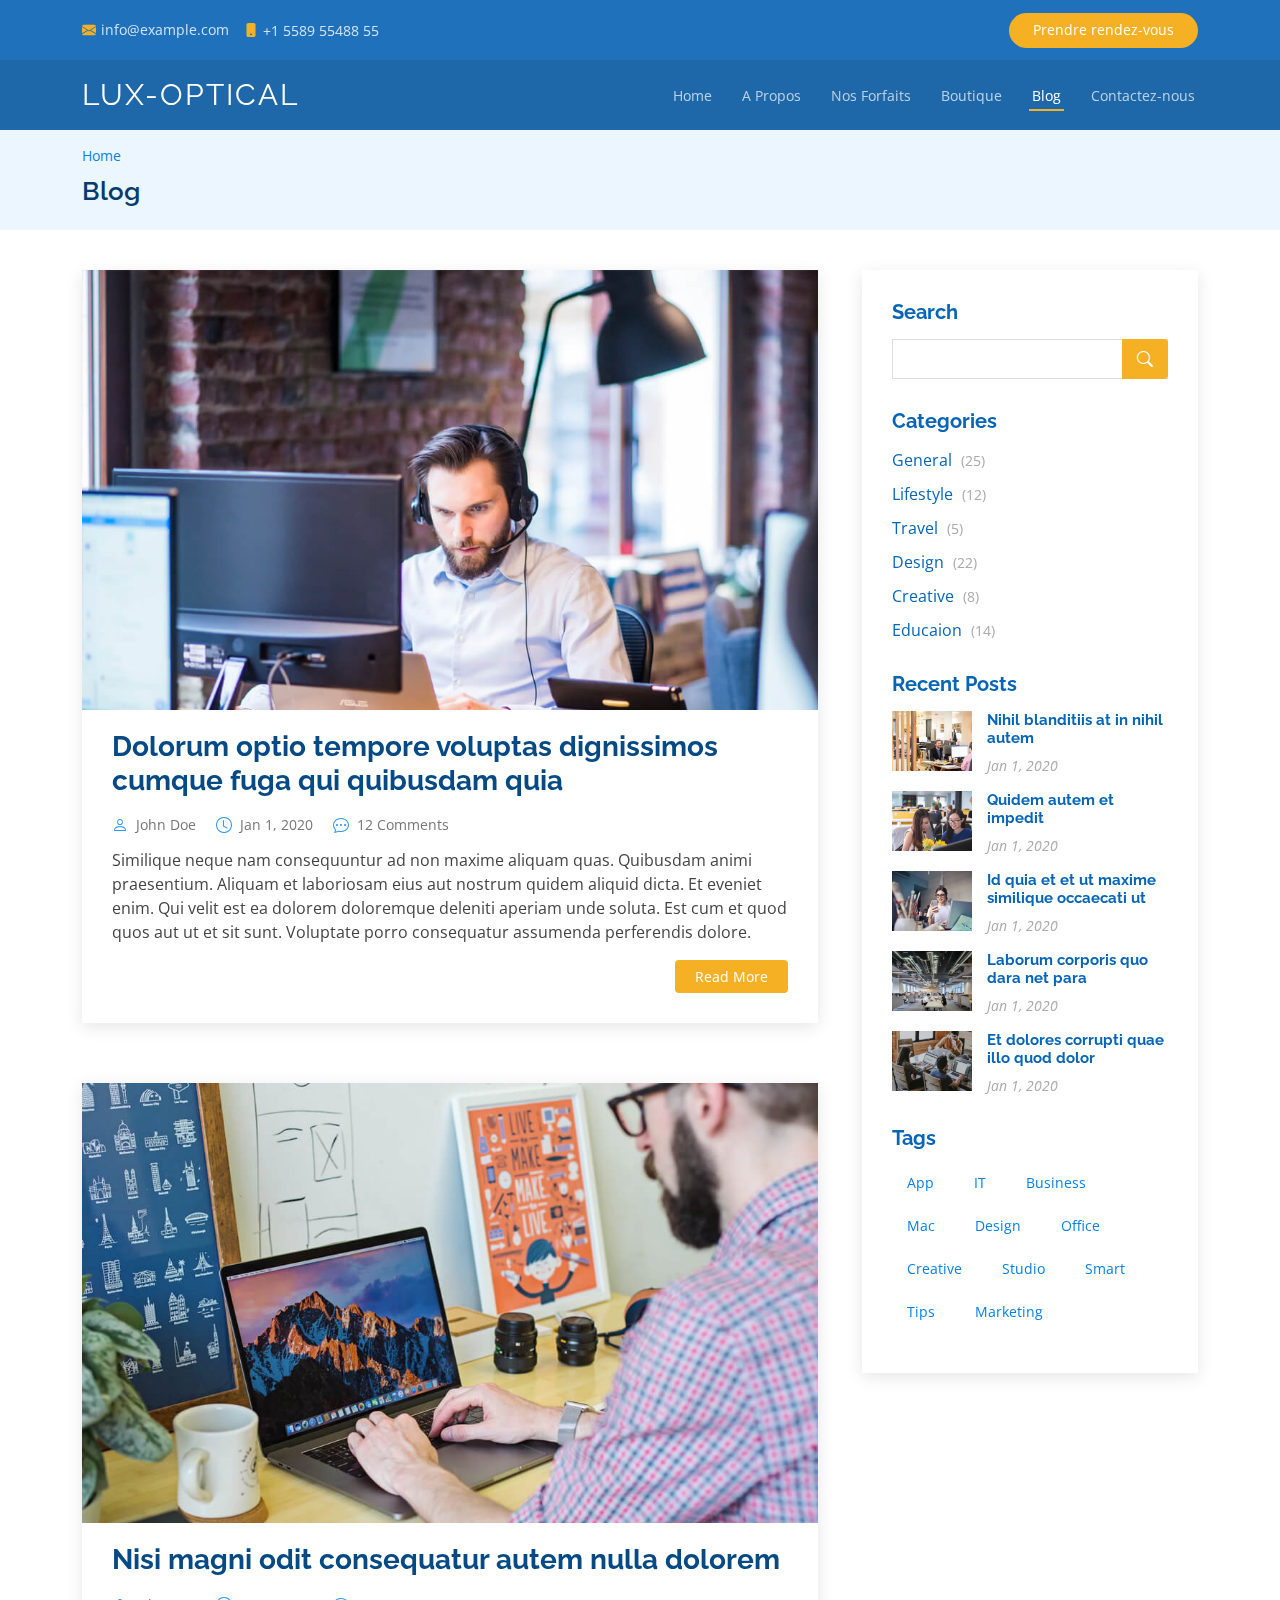
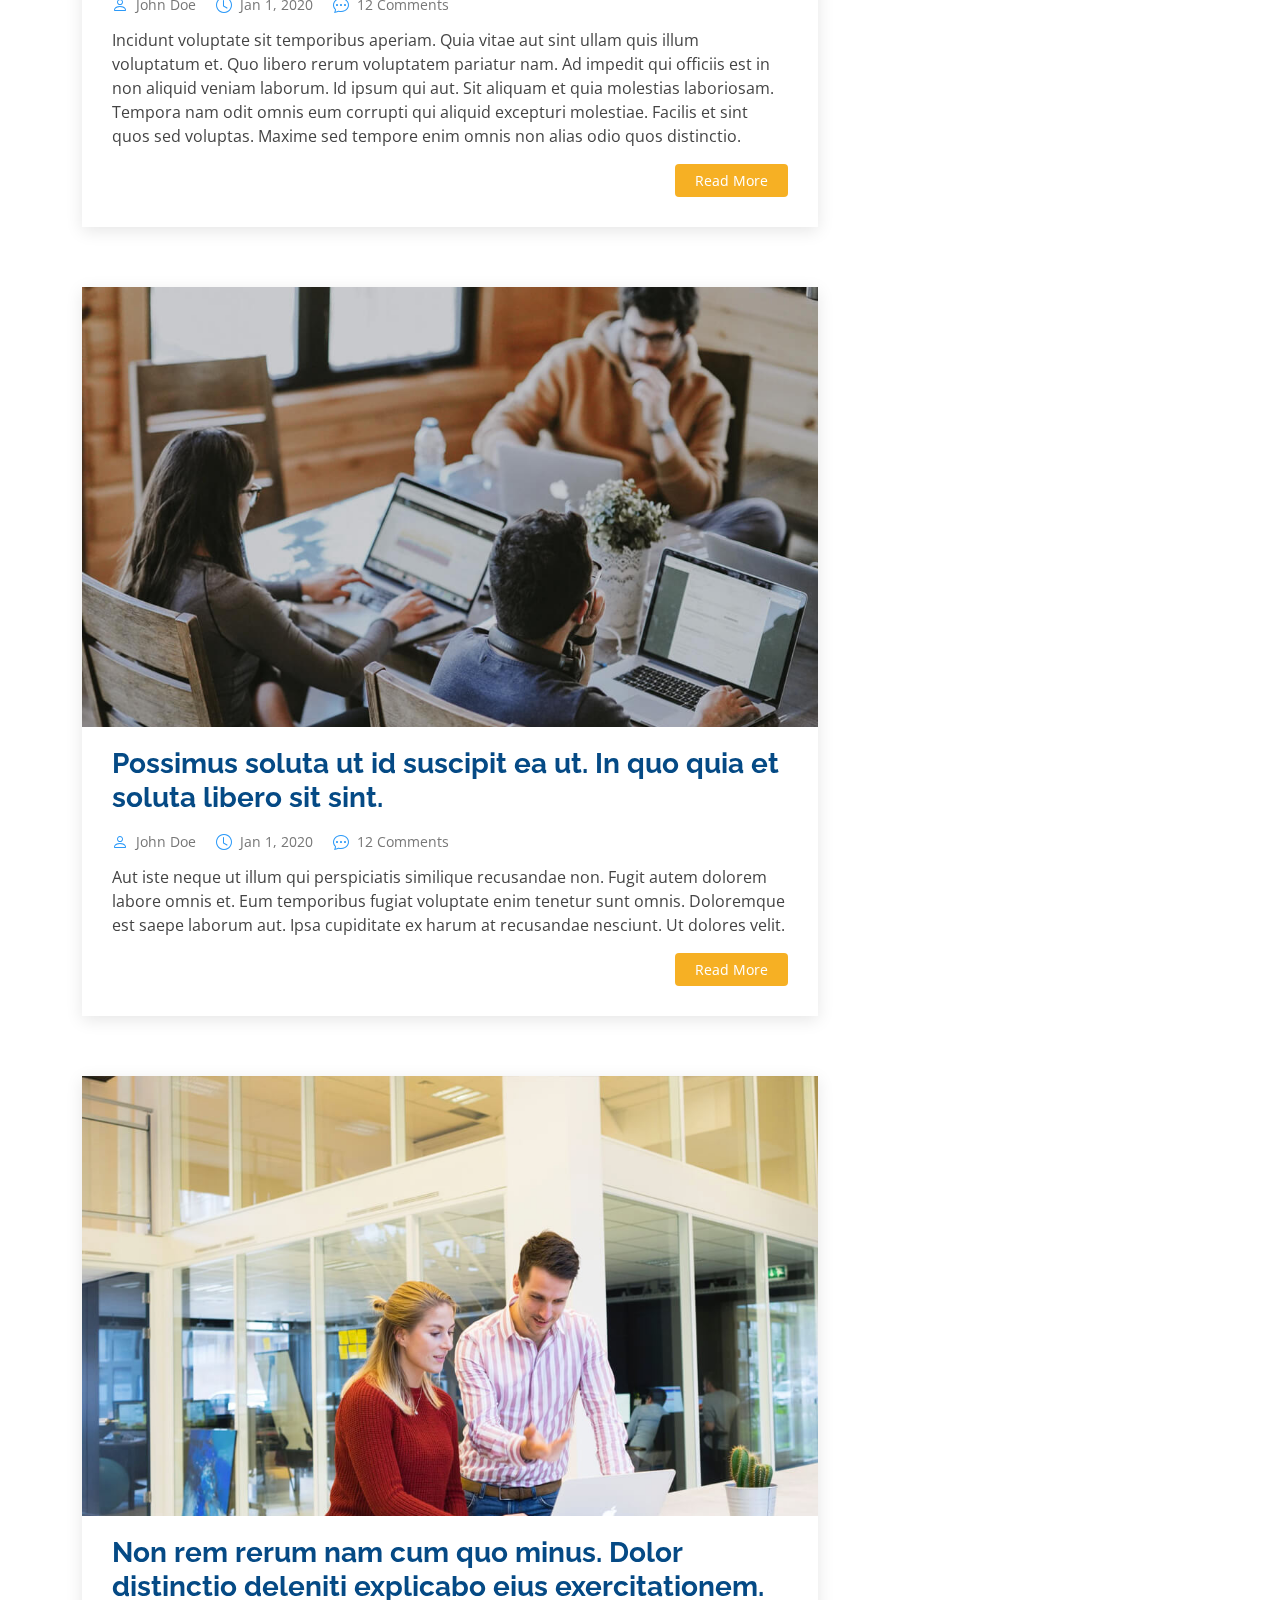
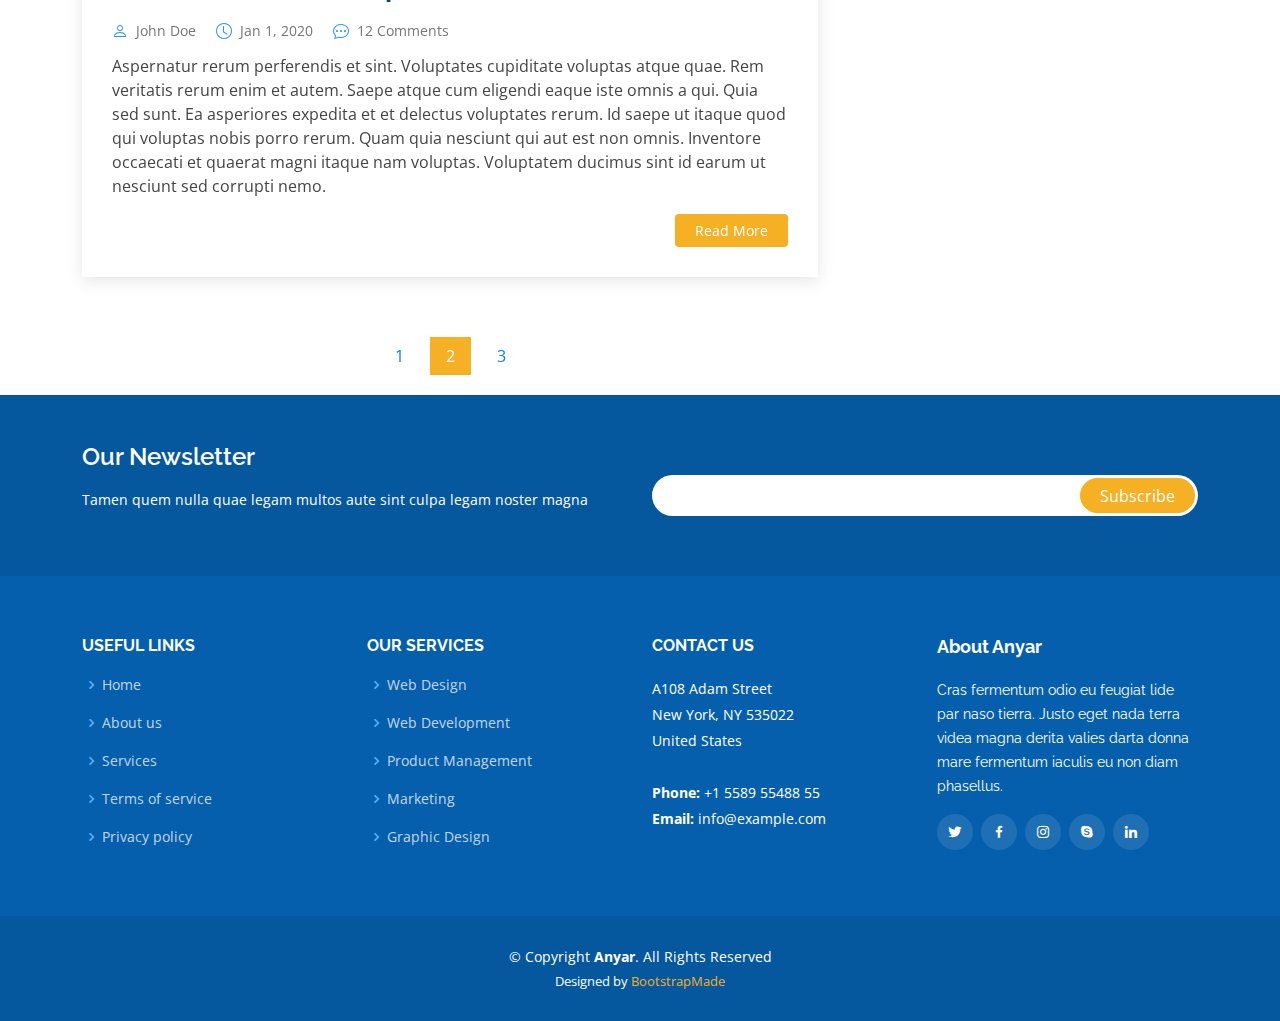
<file: blog.html>
<!DOCTYPE html>
<html lang="fr">

<head>
  <meta charset="utf-8">
  <meta content="width=device-width, initial-scale=1.0" name="viewport">

  <title>Blog - Anyar Bootstrap Template</title>
  <meta content="" name="description">
  <meta content="" name="keywords">

  <!-- Favicons -->
  <link href="assets/img/favicon.png" rel="icon">
  <link href="assets/img/apple-touch-icon.png" rel="apple-touch-icon">

  <!-- Google Fonts -->
  <link href="https://fonts.googleapis.com/css?family=Open+Sans:300,300i,400,400i,600,600i,700,700i|Raleway:300,300i,400,400i,500,500i,600,600i,700,700i|Poppins:300,300i,400,400i,500,500i,600,600i,700,700i" rel="stylesheet">

  <!-- Vendor CSS Files -->
  <link href="assets/vendor/animate.css/animate.min.css" rel="stylesheet">
  <link href="assets/vendor/aos/aos.css" rel="stylesheet">
  <link href="assets/vendor/bootstrap/css/bootstrap.min.css" rel="stylesheet">
  <link href="assets/vendor/bootstrap-icons/bootstrap-icons.css" rel="stylesheet">
  <link href="assets/vendor/boxicons/css/boxicons.min.css" rel="stylesheet">
  <link href="assets/vendor/glightbox/css/glightbox.min.css" rel="stylesheet">
  <link href="assets/vendor/remixicon/remixicon.css" rel="stylesheet">
  <link href="assets/vendor/swiper/swiper-bundle.min.css" rel="stylesheet">

  <!-- Template Main CSS File -->
  <link href="assets/css/style.css" rel="stylesheet">

  <!-- =======================================================
  * Template Name: Anyar - v4.8.0
  * Template URL: https://bootstrapmade.com/anyar-free-multipurpose-one-page-bootstrap-theme/
  * Author: BootstrapMade.com
  * License: https://bootstrapmade.com/license/
  ======================================================== -->
</head>

<body>

  <!-- ======= Top Bar ======= -->
  <div id="topbar" class="fixed-top d-flex align-items-center topbar-inner-pages">
    <div class="container d-flex align-items-center justify-content-center justify-content-md-between">
      <div class="contact-info d-flex align-items-center">
        <i class="bi bi-envelope-fill"></i><a href="mailto:contact@example.com">info@example.com</a>
        <i class="bi bi-phone-fill phone-icon"></i> +1 5589 55488 55
      </div>
      <div class="cta d-none d-md-block">
        <a href="#" class="scrollto">Prendre rendez-vous</a>
      </div>
    </div>
  </div>

  <!-- ======= Header ======= -->
  <header id="header" class="fixed-top d-flex align-items-center header-inner-pages">
    <div class="container d-flex align-items-center justify-content-between">

      <h1 class="logo"><a href="index.html">Lux-Optical</a></h1>
      <!-- Uncomment below if you prefer to use an image logo -->
      <!-- <a href=index.html" class="logo"><img src="assets/img/logo.png" alt="" class="img-fluid"></a>-->

      <nav id="navbar" class="navbar">
        <ul>
          <li><a class="nav-link scrollto" href="index.html#hero">Home</a></li>
          <li><a class="nav-link scrollto" href="index.html#about">A Propos</a></li>
          <li><a class="nav-link scrollto" href="index.html#pricing">Nos Forfaits</a></li>
          <li><a class="nav-link scrollto " href="index.html#portfolio">Boutique</a></li>
          <li><a class="active"href="blog.html">Blog</a></li>
          <li><a class="nav-link scrollto" href="index.html#contact">Contactez-nous</a></li>
        </ul>
        <i class="bi bi-list mobile-nav-toggle"></i>
      </nav><!-- .navbar -->

    </div>
  </header><!-- End Header -->

  <main id="main">

    <!-- ======= Breadcrumbs ======= -->
    <section id="breadcrumbs" class="breadcrumbs">
      <div class="container">

        <ol>
          <li><a href="index.html">Home</a></li>
        </ol>
        <h2>Blog</h2>

      </div>
    </section><!-- End Breadcrumbs -->

    <!-- ======= Blog Section ======= -->
    <section id="blog" class="blog">
      <div class="container" data-aos="fade-up">

        <div class="row">

          <div class="col-lg-8 entries">

            <article class="entry">

              <div class="entry-img">
                <img src="assets/img/blog/blog-1.jpg" alt="" class="img-fluid">
              </div>

              <h2 class="entry-title">
                <a href="blog-single.html">Dolorum optio tempore voluptas dignissimos cumque fuga qui quibusdam quia</a>
              </h2>

              <div class="entry-meta">
                <ul>
                  <li class="d-flex align-items-center"><i class="bi bi-person"></i> <a href="blog-single.html">John Doe</a></li>
                  <li class="d-flex align-items-center"><i class="bi bi-clock"></i> <a href="blog-single.html"><time datetime="2020-01-01">Jan 1, 2020</time></a></li>
                  <li class="d-flex align-items-center"><i class="bi bi-chat-dots"></i> <a href="blog-single.html">12 Comments</a></li>
                </ul>
              </div>

              <div class="entry-content">
                <p>
                  Similique neque nam consequuntur ad non maxime aliquam quas. Quibusdam animi praesentium. Aliquam et laboriosam eius aut nostrum quidem aliquid dicta.
                  Et eveniet enim. Qui velit est ea dolorem doloremque deleniti aperiam unde soluta. Est cum et quod quos aut ut et sit sunt. Voluptate porro consequatur assumenda perferendis dolore.
                </p>
                <div class="read-more">
                  <a href="blog-single.html">Read More</a>
                </div>
              </div>

            </article><!-- End blog entry -->

            <article class="entry">

              <div class="entry-img">
                <img src="assets/img/blog/blog-2.jpg" alt="" class="img-fluid">
              </div>

              <h2 class="entry-title">
                <a href="blog-single.html">Nisi magni odit consequatur autem nulla dolorem</a>
              </h2>

              <div class="entry-meta">
                <ul>
                  <li class="d-flex align-items-center"><i class="bi bi-person"></i> <a href="blog-single.html">John Doe</a></li>
                  <li class="d-flex align-items-center"><i class="bi bi-clock"></i> <a href="blog-single.html"><time datetime="2020-01-01">Jan 1, 2020</time></a></li>
                  <li class="d-flex align-items-center"><i class="bi bi-chat-dots"></i> <a href="blog-single.html">12 Comments</a></li>
                </ul>
              </div>

              <div class="entry-content">
                <p>
                  Incidunt voluptate sit temporibus aperiam. Quia vitae aut sint ullam quis illum voluptatum et. Quo libero rerum voluptatem pariatur nam.
                  Ad impedit qui officiis est in non aliquid veniam laborum. Id ipsum qui aut. Sit aliquam et quia molestias laboriosam. Tempora nam odit omnis eum corrupti qui aliquid excepturi molestiae. Facilis et sint quos sed voluptas. Maxime sed tempore enim omnis non alias odio quos distinctio.
                </p>
                <div class="read-more">
                  <a href="blog-single.html">Read More</a>
                </div>
              </div>

            </article><!-- End blog entry -->

            <article class="entry">

              <div class="entry-img">
                <img src="assets/img/blog/blog-3.jpg" alt="" class="img-fluid">
              </div>

              <h2 class="entry-title">
                <a href="blog-single.html">Possimus soluta ut id suscipit ea ut. In quo quia et soluta libero sit sint.</a>
              </h2>

              <div class="entry-meta">
                <ul>
                  <li class="d-flex align-items-center"><i class="bi bi-person"></i> <a href="blog-single.html">John Doe</a></li>
                  <li class="d-flex align-items-center"><i class="bi bi-clock"></i> <a href="blog-single.html"><time datetime="2020-01-01">Jan 1, 2020</time></a></li>
                  <li class="d-flex align-items-center"><i class="bi bi-chat-dots"></i> <a href="blog-single.html">12 Comments</a></li>
                </ul>
              </div>

              <div class="entry-content">
                <p>
                  Aut iste neque ut illum qui perspiciatis similique recusandae non. Fugit autem dolorem labore omnis et. Eum temporibus fugiat voluptate enim tenetur sunt omnis.
                  Doloremque est saepe laborum aut. Ipsa cupiditate ex harum at recusandae nesciunt. Ut dolores velit.
                </p>
                <div class="read-more">
                  <a href="blog-single.html">Read More</a>
                </div>
              </div>

            </article><!-- End blog entry -->

            <article class="entry">

              <div class="entry-img">
                <img src="assets/img/blog/blog-4.jpg" alt="" class="img-fluid">
              </div>

              <h2 class="entry-title">
                <a href="blog-single.html">Non rem rerum nam cum quo minus. Dolor distinctio deleniti explicabo eius exercitationem.</a>
              </h2>

              <div class="entry-meta">
                <ul>
                  <li class="d-flex align-items-center"><i class="bi bi-person"></i> <a href="blog-single.html">John Doe</a></li>
                  <li class="d-flex align-items-center"><i class="bi bi-clock"></i> <a href="blog-single.html"><time datetime="2020-01-01">Jan 1, 2020</time></a></li>
                  <li class="d-flex align-items-center"><i class="bi bi-chat-dots"></i> <a href="blog-single.html">12 Comments</a></li>
                </ul>
              </div>

              <div class="entry-content">
                <p>
                  Aspernatur rerum perferendis et sint. Voluptates cupiditate voluptas atque quae. Rem veritatis rerum enim et autem. Saepe atque cum eligendi eaque iste omnis a qui.
                  Quia sed sunt. Ea asperiores expedita et et delectus voluptates rerum. Id saepe ut itaque quod qui voluptas nobis porro rerum. Quam quia nesciunt qui aut est non omnis. Inventore occaecati et quaerat magni itaque nam voluptas. Voluptatem ducimus sint id earum ut nesciunt sed corrupti nemo.
                </p>
                <div class="read-more">
                  <a href="blog-single.html">Read More</a>
                </div>
              </div>

            </article><!-- End blog entry -->

            <div class="blog-pagination">
              <ul class="justify-content-center">
                <li><a href="#">1</a></li>
                <li class="active"><a href="#">2</a></li>
                <li><a href="#">3</a></li>
              </ul>
            </div>

          </div><!-- End blog entries list -->

          <div class="col-lg-4">

            <div class="sidebar">

              <h3 class="sidebar-title">Search</h3>
              <div class="sidebar-item search-form">
                <form action="">
                  <input type="text">
                  <button type="submit"><i class="bi bi-search"></i></button>
                </form>
              </div><!-- End sidebar search formn-->

              <h3 class="sidebar-title">Categories</h3>
              <div class="sidebar-item categories">
                <ul>
                  <li><a href="#">General <span>(25)</span></a></li>
                  <li><a href="#">Lifestyle <span>(12)</span></a></li>
                  <li><a href="#">Travel <span>(5)</span></a></li>
                  <li><a href="#">Design <span>(22)</span></a></li>
                  <li><a href="#">Creative <span>(8)</span></a></li>
                  <li><a href="#">Educaion <span>(14)</span></a></li>
                </ul>
              </div><!-- End sidebar categories-->

              <h3 class="sidebar-title">Recent Posts</h3>
              <div class="sidebar-item recent-posts">
                <div class="post-item clearfix">
                  <img src="assets/img/blog/blog-recent-1.jpg" alt="">
                  <h4><a href="blog-single.html">Nihil blanditiis at in nihil autem</a></h4>
                  <time datetime="2020-01-01">Jan 1, 2020</time>
                </div>

                <div class="post-item clearfix">
                  <img src="assets/img/blog/blog-recent-2.jpg" alt="">
                  <h4><a href="blog-single.html">Quidem autem et impedit</a></h4>
                  <time datetime="2020-01-01">Jan 1, 2020</time>
                </div>

                <div class="post-item clearfix">
                  <img src="assets/img/blog/blog-recent-3.jpg" alt="">
                  <h4><a href="blog-single.html">Id quia et et ut maxime similique occaecati ut</a></h4>
                  <time datetime="2020-01-01">Jan 1, 2020</time>
                </div>

                <div class="post-item clearfix">
                  <img src="assets/img/blog/blog-recent-4.jpg" alt="">
                  <h4><a href="blog-single.html">Laborum corporis quo dara net para</a></h4>
                  <time datetime="2020-01-01">Jan 1, 2020</time>
                </div>

                <div class="post-item clearfix">
                  <img src="assets/img/blog/blog-recent-5.jpg" alt="">
                  <h4><a href="blog-single.html">Et dolores corrupti quae illo quod dolor</a></h4>
                  <time datetime="2020-01-01">Jan 1, 2020</time>
                </div>

              </div><!-- End sidebar recent posts-->

              <h3 class="sidebar-title">Tags</h3>
              <div class="sidebar-item tags">
                <ul>
                  <li><a href="#">App</a></li>
                  <li><a href="#">IT</a></li>
                  <li><a href="#">Business</a></li>
                  <li><a href="#">Mac</a></li>
                  <li><a href="#">Design</a></li>
                  <li><a href="#">Office</a></li>
                  <li><a href="#">Creative</a></li>
                  <li><a href="#">Studio</a></li>
                  <li><a href="#">Smart</a></li>
                  <li><a href="#">Tips</a></li>
                  <li><a href="#">Marketing</a></li>
                </ul>
              </div><!-- End sidebar tags-->

            </div><!-- End sidebar -->

          </div><!-- End blog sidebar -->

        </div>

      </div>
    </section><!-- End Blog Section -->

  </main><!-- End #main -->

  <!-- ======= Footer ======= -->
  <footer id="footer">

    <div class="footer-newsletter">
      <div class="container">
        <div class="row">
          <div class="col-lg-6">
            <h4>Our Newsletter</h4>
            <p>Tamen quem nulla quae legam multos aute sint culpa legam noster magna</p>
          </div>
          <div class="col-lg-6">
            <form action="" method="post">
              <input type="email" name="email"><input type="submit" value="Subscribe">
            </form>
          </div>
        </div>
      </div>
    </div>

    <div class="footer-top">
      <div class="container">
        <div class="row">

          <div class="col-lg-3 col-md-6 footer-links">
            <h4>Useful Links</h4>
            <ul>
              <li><i class="bx bx-chevron-right"></i> <a href="#">Home</a></li>
              <li><i class="bx bx-chevron-right"></i> <a href="#">About us</a></li>
              <li><i class="bx bx-chevron-right"></i> <a href="#">Services</a></li>
              <li><i class="bx bx-chevron-right"></i> <a href="#">Terms of service</a></li>
              <li><i class="bx bx-chevron-right"></i> <a href="#">Privacy policy</a></li>
            </ul>
          </div>

          <div class="col-lg-3 col-md-6 footer-links">
            <h4>Our Services</h4>
            <ul>
              <li><i class="bx bx-chevron-right"></i> <a href="#">Web Design</a></li>
              <li><i class="bx bx-chevron-right"></i> <a href="#">Web Development</a></li>
              <li><i class="bx bx-chevron-right"></i> <a href="#">Product Management</a></li>
              <li><i class="bx bx-chevron-right"></i> <a href="#">Marketing</a></li>
              <li><i class="bx bx-chevron-right"></i> <a href="#">Graphic Design</a></li>
            </ul>
          </div>

          <div class="col-lg-3 col-md-6 footer-contact">
            <h4>Contact Us</h4>
            <p>
              A108 Adam Street <br>
              New York, NY 535022<br>
              United States <br><br>
              <strong>Phone:</strong> +1 5589 55488 55<br>
              <strong>Email:</strong> info@example.com<br>
            </p>

          </div>

          <div class="col-lg-3 col-md-6 footer-info">
            <h3>About Anyar</h3>
            <p>Cras fermentum odio eu feugiat lide par naso tierra. Justo eget nada terra videa magna derita valies darta donna mare fermentum iaculis eu non diam phasellus.</p>
            <div class="social-links mt-3">
              <a href="#" class="twitter"><i class="bx bxl-twitter"></i></a>
              <a href="#" class="facebook"><i class="bx bxl-facebook"></i></a>
              <a href="#" class="instagram"><i class="bx bxl-instagram"></i></a>
              <a href="#" class="google-plus"><i class="bx bxl-skype"></i></a>
              <a href="#" class="linkedin"><i class="bx bxl-linkedin"></i></a>
            </div>
          </div>

        </div>
      </div>
    </div>

    <div class="container">
      <div class="copyright">
        &copy; Copyright <strong><span>Anyar</span></strong>. All Rights Reserved
      </div>
      <div class="credits">
        <!-- All the links in the footer should remain intact. -->
        <!-- You can delete the links only if you purchased the pro version. -->
        <!-- Licensing information: https://bootstrapmade.com/license/ -->
        <!-- Purchase the pro version with working PHP/AJAX contact form: https://bootstrapmade.com/anyar-free-multipurpose-one-page-bootstrap-theme/ -->
        Designed by <a href="https://bootstrapmade.com/">BootstrapMade</a>
      </div>
    </div>
  </footer><!-- End Footer -->

  <div id="preloader"></div>
  <a href="#" class="back-to-top d-flex align-items-center justify-content-center"><i class="bi bi-arrow-up-short"></i></a>

  <!-- Vendor JS Files -->
  <script src="assets/vendor/aos/aos.js"></script>
  <script src="assets/vendor/bootstrap/js/bootstrap.bundle.min.js"></script>
  <script src="assets/vendor/glightbox/js/glightbox.min.js"></script>
  <script src="assets/vendor/isotope-layout/isotope.pkgd.min.js"></script>
  <script src="assets/vendor/swiper/swiper-bundle.min.js"></script>
  <script src="assets/vendor/php-email-form/validate.js"></script>

  <!-- Template Main JS File -->
  <script src="assets/js/main.js"></script>

</body>

</html>
</file>
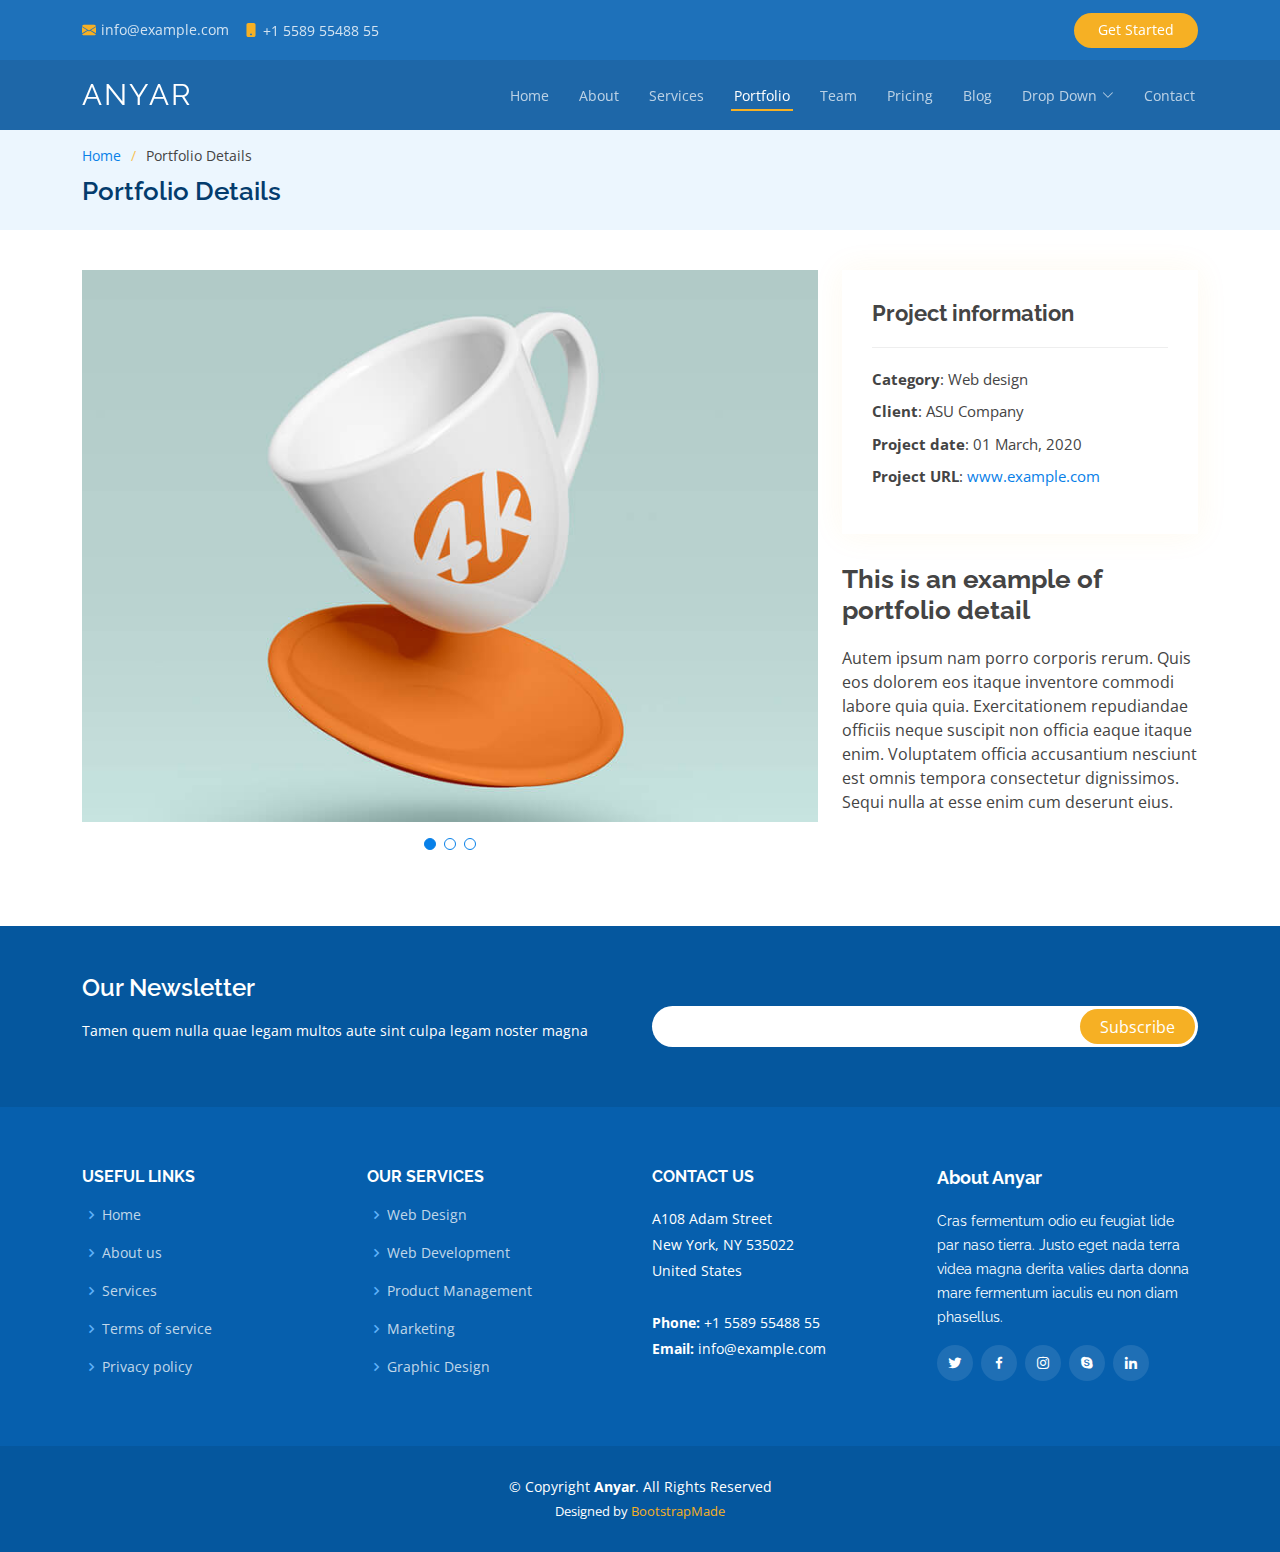
<file: portfolio-details.html>
<!DOCTYPE html>
<html lang="en">

<head>
  <meta charset="utf-8">
  <meta content="width=device-width, initial-scale=1.0" name="viewport">

  <title>Portfolio Details - Anyar Bootstrap Template</title>
  <meta content="" name="description">
  <meta content="" name="keywords">

  <!-- Favicons -->
  <link href="assets/img/favicon.png" rel="icon">
  <link href="assets/img/apple-touch-icon.png" rel="apple-touch-icon">

  <!-- Google Fonts -->
  <link href="https://fonts.googleapis.com/css?family=Open+Sans:300,300i,400,400i,600,600i,700,700i|Raleway:300,300i,400,400i,500,500i,600,600i,700,700i|Poppins:300,300i,400,400i,500,500i,600,600i,700,700i" rel="stylesheet">

  <!-- Vendor CSS Files -->
  <link href="assets/vendor/animate.css/animate.min.css" rel="stylesheet">
  <link href="assets/vendor/aos/aos.css" rel="stylesheet">
  <link href="assets/vendor/bootstrap/css/bootstrap.min.css" rel="stylesheet">
  <link href="assets/vendor/bootstrap-icons/bootstrap-icons.css" rel="stylesheet">
  <link href="assets/vendor/boxicons/css/boxicons.min.css" rel="stylesheet">
  <link href="assets/vendor/glightbox/css/glightbox.min.css" rel="stylesheet">
  <link href="assets/vendor/remixicon/remixicon.css" rel="stylesheet">
  <link href="assets/vendor/swiper/swiper-bundle.min.css" rel="stylesheet">

  <!-- Template Main CSS File -->
  <link href="assets/css/style.css" rel="stylesheet">

  <!-- =======================================================
  * Template Name: Anyar - v4.8.0
  * Template URL: https://bootstrapmade.com/anyar-free-multipurpose-one-page-bootstrap-theme/
  * Author: BootstrapMade.com
  * License: https://bootstrapmade.com/license/
  ======================================================== -->
</head>

<body>

  <!-- ======= Top Bar ======= -->
  <div id="topbar" class="fixed-top d-flex align-items-center topbar-inner-pages">
    <div class="container d-flex align-items-center justify-content-center justify-content-md-between">
      <div class="contact-info d-flex align-items-center">
        <i class="bi bi-envelope-fill"></i><a href="mailto:contact@example.com">info@example.com</a>
        <i class="bi bi-phone-fill phone-icon"></i> +1 5589 55488 55
      </div>
      <div class="cta d-none d-md-block">
        <a href="#about" class="scrollto">Get Started</a>
      </div>
    </div>
  </div>

  <!-- ======= Header ======= -->
  <header id="header" class="fixed-top d-flex align-items-center header-inner-pages">
    <div class="container d-flex align-items-center justify-content-between">

      <h1 class="logo"><a href="index.html">Anyar</a></h1>
      <!-- Uncomment below if you prefer to use an image logo -->
      <!-- <a href=index.html" class="logo"><img src="assets/img/logo.png" alt="" class="img-fluid"></a>-->

      <nav id="navbar" class="navbar">
        <ul>
          <li><a class="nav-link scrollto " href="#hero">Home</a></li>
          <li><a class="nav-link scrollto" href="#about">About</a></li>
          <li><a class="nav-link scrollto" href="#services">Services</a></li>
          <li><a class="nav-link scrollto active" href="#portfolio">Portfolio</a></li>
          <li><a class="nav-link scrollto" href="#team">Team</a></li>
          <li><a class="nav-link scrollto" href="#pricing">Pricing</a></li>
          <li><a href="blog.html">Blog</a></li>
          <li class="dropdown"><a href="#"><span>Drop Down</span> <i class="bi bi-chevron-down"></i></a>
            <ul>
              <li><a href="#">Drop Down 1</a></li>
              <li class="dropdown"><a href="#"><span>Deep Drop Down</span> <i class="bi bi-chevron-right"></i></a>
                <ul>
                  <li><a href="#">Deep Drop Down 1</a></li>
                  <li><a href="#">Deep Drop Down 2</a></li>
                  <li><a href="#">Deep Drop Down 3</a></li>
                  <li><a href="#">Deep Drop Down 4</a></li>
                  <li><a href="#">Deep Drop Down 5</a></li>
                </ul>
              </li>
              <li><a href="#">Drop Down 2</a></li>
              <li><a href="#">Drop Down 3</a></li>
              <li><a href="#">Drop Down 4</a></li>
            </ul>
          </li>
          <li><a class="nav-link scrollto" href="#contact">Contact</a></li>
        </ul>
        <i class="bi bi-list mobile-nav-toggle"></i>
      </nav><!-- .navbar -->

    </div>
  </header><!-- End Header -->

  <main id="main">

    <!-- ======= Breadcrumbs ======= -->
    <section id="breadcrumbs" class="breadcrumbs">
      <div class="container">

        <ol>
          <li><a href="index.html">Home</a></li>
          <li>Portfolio Details</li>
        </ol>
        <h2>Portfolio Details</h2>

      </div>
    </section><!-- End Breadcrumbs -->

    <!-- ======= Portfolio Details Section ======= -->
    <section id="portfolio-details" class="portfolio-details">
      <div class="container">

        <div class="row gy-4">

          <div class="col-lg-8">
            <div class="portfolio-details-slider swiper">
              <div class="swiper-wrapper align-items-center">

                <div class="swiper-slide">
                  <img src="assets/img/portfolio/portfolio-1.jpg" alt="">
                </div>

                <div class="swiper-slide">
                  <img src="assets/img/portfolio/portfolio-2.jpg" alt="">
                </div>

                <div class="swiper-slide">
                  <img src="assets/img/portfolio/portfolio-3.jpg" alt="">
                </div>

              </div>
              <div class="swiper-pagination"></div>
            </div>
          </div>

          <div class="col-lg-4">
            <div class="portfolio-info">
              <h3>Project information</h3>
              <ul>
                <li><strong>Category</strong>: Web design</li>
                <li><strong>Client</strong>: ASU Company</li>
                <li><strong>Project date</strong>: 01 March, 2020</li>
                <li><strong>Project URL</strong>: <a href="#">www.example.com</a></li>
              </ul>
            </div>
            <div class="portfolio-description">
              <h2>This is an example of portfolio detail</h2>
              <p>
                Autem ipsum nam porro corporis rerum. Quis eos dolorem eos itaque inventore commodi labore quia quia. Exercitationem repudiandae officiis neque suscipit non officia eaque itaque enim. Voluptatem officia accusantium nesciunt est omnis tempora consectetur dignissimos. Sequi nulla at esse enim cum deserunt eius.
              </p>
            </div>
          </div>

        </div>

      </div>
    </section><!-- End Portfolio Details Section -->

  </main><!-- End #main -->

  <!-- ======= Footer ======= -->
  <footer id="footer">

    <div class="footer-newsletter">
      <div class="container">
        <div class="row">
          <div class="col-lg-6">
            <h4>Our Newsletter</h4>
            <p>Tamen quem nulla quae legam multos aute sint culpa legam noster magna</p>
          </div>
          <div class="col-lg-6">
            <form action="" method="post">
              <input type="email" name="email"><input type="submit" value="Subscribe">
            </form>
          </div>
        </div>
      </div>
    </div>

    <div class="footer-top">
      <div class="container">
        <div class="row">

          <div class="col-lg-3 col-md-6 footer-links">
            <h4>Useful Links</h4>
            <ul>
              <li><i class="bx bx-chevron-right"></i> <a href="#">Home</a></li>
              <li><i class="bx bx-chevron-right"></i> <a href="#">About us</a></li>
              <li><i class="bx bx-chevron-right"></i> <a href="#">Services</a></li>
              <li><i class="bx bx-chevron-right"></i> <a href="#">Terms of service</a></li>
              <li><i class="bx bx-chevron-right"></i> <a href="#">Privacy policy</a></li>
            </ul>
          </div>

          <div class="col-lg-3 col-md-6 footer-links">
            <h4>Our Services</h4>
            <ul>
              <li><i class="bx bx-chevron-right"></i> <a href="#">Web Design</a></li>
              <li><i class="bx bx-chevron-right"></i> <a href="#">Web Development</a></li>
              <li><i class="bx bx-chevron-right"></i> <a href="#">Product Management</a></li>
              <li><i class="bx bx-chevron-right"></i> <a href="#">Marketing</a></li>
              <li><i class="bx bx-chevron-right"></i> <a href="#">Graphic Design</a></li>
            </ul>
          </div>

          <div class="col-lg-3 col-md-6 footer-contact">
            <h4>Contact Us</h4>
            <p>
              A108 Adam Street <br>
              New York, NY 535022<br>
              United States <br><br>
              <strong>Phone:</strong> +1 5589 55488 55<br>
              <strong>Email:</strong> info@example.com<br>
            </p>

          </div>

          <div class="col-lg-3 col-md-6 footer-info">
            <h3>About Anyar</h3>
            <p>Cras fermentum odio eu feugiat lide par naso tierra. Justo eget nada terra videa magna derita valies darta donna mare fermentum iaculis eu non diam phasellus.</p>
            <div class="social-links mt-3">
              <a href="#" class="twitter"><i class="bx bxl-twitter"></i></a>
              <a href="#" class="facebook"><i class="bx bxl-facebook"></i></a>
              <a href="#" class="instagram"><i class="bx bxl-instagram"></i></a>
              <a href="#" class="google-plus"><i class="bx bxl-skype"></i></a>
              <a href="#" class="linkedin"><i class="bx bxl-linkedin"></i></a>
            </div>
          </div>

        </div>
      </div>
    </div>

    <div class="container">
      <div class="copyright">
        &copy; Copyright <strong><span>Anyar</span></strong>. All Rights Reserved
      </div>
      <div class="credits">
        <!-- All the links in the footer should remain intact. -->
        <!-- You can delete the links only if you purchased the pro version. -->
        <!-- Licensing information: https://bootstrapmade.com/license/ -->
        <!-- Purchase the pro version with working PHP/AJAX contact form: https://bootstrapmade.com/anyar-free-multipurpose-one-page-bootstrap-theme/ -->
        Designed by <a href="https://bootstrapmade.com/">BootstrapMade</a>
      </div>
    </div>
  </footer><!-- End Footer -->

  <div id="preloader"></div>
  <a href="#" class="back-to-top d-flex align-items-center justify-content-center"><i class="bi bi-arrow-up-short"></i></a>

  <!-- Vendor JS Files -->
  <script src="assets/vendor/aos/aos.js"></script>
  <script src="assets/vendor/bootstrap/js/bootstrap.bundle.min.js"></script>
  <script src="assets/vendor/glightbox/js/glightbox.min.js"></script>
  <script src="assets/vendor/isotope-layout/isotope.pkgd.min.js"></script>
  <script src="assets/vendor/swiper/swiper-bundle.min.js"></script>
  <script src="assets/vendor/php-email-form/validate.js"></script>

  <!-- Template Main JS File -->
  <script src="assets/js/main.js"></script>

</body>

</html>
</file>
<file: assets/css/style.css>
/**
* Template Name: Anyar - v4.8.0
* Template URL: https://bootstrapmade.com/anyar-free-multipurpose-one-page-bootstrap-theme/
* Author: BootstrapMade.com
* License: https://bootstrapmade.com/license/
*/

/*--------------------------------------------------------------
# General
--------------------------------------------------------------*/
body {
  font-family: "Open Sans", sans-serif;
  color: #444444;
}

a {
  text-decoration: none;
  color: #0880e8;
}

a:hover {
  color: #2b99f8;
  text-decoration: none;
}

h1,
h2,
h3,
h4,
h5,
h6 {
  font-family: "Raleway", sans-serif;
}

/*--------------------------------------------------------------
# Back to top button
--------------------------------------------------------------*/
.back-to-top {
  position: fixed;
  visibility: hidden;
  opacity: 0;
  right: 15px;
  bottom: 15px;
  z-index: 996;
  background: #0880e8;
  width: 40px;
  height: 40px;
  border-radius: 50px;
  transition: all 0.4s;
}

.back-to-top i {
  font-size: 28px;
  color: #fff;
  line-height: 0;
}

.back-to-top:hover {
  background: #2194f7;
  color: #fff;
}

.back-to-top.active {
  visibility: visible;
  opacity: 1;
}

/*--------------------------------------------------------------
# Preloader
--------------------------------------------------------------*/
#preloader {
  position: fixed;
  top: 0;
  left: 0;
  right: 0;
  bottom: 0;
  z-index: 9999;
  overflow: hidden;
  background: #fff;
}

#preloader:before {
  content: "";
  position: fixed;
  top: calc(50% - 30px);
  left: calc(50% - 30px);
  border: 6px solid #0880e8;
  border-top-color: #bfe0fd;
  border-radius: 50%;
  width: 60px;
  height: 60px;
  -webkit-animation: animate-preloader 1s linear infinite;
  animation: animate-preloader 1s linear infinite;
}

@-webkit-keyframes animate-preloader {
  0% {
    transform: rotate(0deg);
  }

  100% {
    transform: rotate(360deg);
  }
}

@keyframes animate-preloader {
  0% {
    transform: rotate(0deg);
  }

  100% {
    transform: rotate(360deg);
  }
}

/*--------------------------------------------------------------
# Disable aos animation delay on mobile devices
--------------------------------------------------------------*/
@media screen and (max-width: 768px) {
  [data-aos-delay] {
    transition-delay: 0 !important;
  }
}

/*--------------------------------------------------------------
# Top Bar
--------------------------------------------------------------*/
#topbar {
  height: 60px;
  padding: 0;
  font-size: 14px;
  transition: all 0.5s;
  overflow: hidden;
  color: rgba(255, 255, 255, 0.8);
  z-index: 996;
}

#topbar.topbar-scrolled {
  top: -60px;
}

#topbar .contact-info a {
  line-height: 0;
  color: rgba(255, 255, 255, 0.8);
  transition: 0.3s;
}

#topbar .contact-info a:hover {
  text-decoration: underline;
}

#topbar .contact-info i {
  color: #f6b024;
  line-height: 0;
  margin-right: 5px;
}

#topbar .contact-info .phone-icon {
  margin-left: 15px;
}

#topbar .cta {
  background: transparent;
}

#topbar .cta a {
  color: #fff;
  background: #f6b024;
  padding: 6px 24px 8px 24px;
  display: inline-block;
  transition: 0.3s;
  border-radius: 50px;
}

#topbar .cta a:hover {
  background: #f1a40a;
}

/*--------------------------------------------------------------
# Header
--------------------------------------------------------------*/
#header {
  background: rgba(5, 87, 158, 0.9);
  transition: all 0.5s;
  z-index: 997;
  height: 70px;
  top: 60px;
}

#header.header-scrolled {
  background: rgba(5, 87, 158, 0.9);
  top: 0;
}

#header .logo {
  font-size: 30px;
  margin: 0;
  padding: 0;
  line-height: 1;
  font-weight: 400;
  letter-spacing: 2px;
  text-transform: uppercase;
}

#header .logo a {
  color: #fff;
}

#header .logo img {
  max-height: 40px;
}

.header-inner-pages {
  background: rgba(5, 87, 158, 0.9) !important;
}

.topbar-inner-pages {
  background: rgba(6, 98, 178, 0.9) !important;
}

/*--------------------------------------------------------------
# Navigation Menu
--------------------------------------------------------------*/
/**
* Desktop Navigation 
*/
.navbar {
  padding: 0;
}

.navbar ul {
  margin: 0;
  padding: 0;
  display: flex;
  list-style: none;
  align-items: center;
}

.navbar li {
  position: relative;
}

.navbar>ul>li {
  position: relative;
  white-space: nowrap;
  padding: 10px 0 10px 24px;
}

.navbar a,
.navbar a:focus {
  display: flex;
  align-items: center;
  justify-content: space-between;
  padding: 0 3px;
  font-size: 14px;
  color: rgba(255, 255, 255, 0.7);
  white-space: nowrap;
  transition: 0.3s;
  position: relative;
}

.navbar a i,
.navbar a:focus i {
  font-size: 12px;
  line-height: 0;
  margin-left: 5px;
}

.navbar>ul>li>a:before {
  content: "";
  position: absolute;
  width: 100%;
  height: 2px;
  bottom: -5px;
  left: 0;
  background-color: #f6b024;
  visibility: hidden;
  width: 0px;
  transition: all 0.3s ease-in-out 0s;
}

.navbar a:hover:before,
.navbar li:hover>a:before,
.navbar .active:before {
  visibility: visible;
  width: 100%;
}

.navbar a:hover,
.navbar .active,
.navbar .active:focus,
.navbar li:hover>a {
  color: #fff;
}

.navbar .dropdown ul {
  display: block;
  position: absolute;
  left: 14px;
  top: calc(100% + 30px);
  margin: 0;
  padding: 10px 0;
  z-index: 99;
  opacity: 0;
  visibility: hidden;
  background: #fff;
  box-shadow: 0px 0px 30px rgba(127, 137, 161, 0.25);
  transition: 0.3s;
  border-radius: 8px;
}

.navbar .dropdown ul li {
  min-width: 200px;
}

.navbar .dropdown ul a {
  padding: 10px 20px;
  font-size: 14px;
  font-weight: 500;
  text-transform: none;
  color: #032e54;
}

.navbar .dropdown ul a i {
  font-size: 12px;
}

.navbar .dropdown ul a:hover,
.navbar .dropdown ul .active:hover,
.navbar .dropdown ul li:hover>a {
  color: #0880e8;
}

.navbar .dropdown:hover>ul {
  opacity: 1;
  top: 100%;
  visibility: visible;
}

.navbar .dropdown .dropdown ul {
  top: 0;
  left: calc(100% - 30px);
  visibility: hidden;
}

.navbar .dropdown .dropdown:hover>ul {
  opacity: 1;
  top: 0;
  left: 100%;
  visibility: visible;
}

@media (max-width: 1366px) {
  .navbar .dropdown .dropdown ul {
    left: -90%;
  }

  .navbar .dropdown .dropdown:hover>ul {
    left: -100%;
  }
}

/**
* Mobile Navigation 
*/
.mobile-nav-toggle {
  color: #fff;
  font-size: 28px;
  cursor: pointer;
  display: none;
  line-height: 0;
  transition: 0.5s;
}

.mobile-nav-toggle.bi-x {
  color: #f6b024;
}

@media (max-width: 991px) {
  .mobile-nav-toggle {
    display: block;
  }

  .navbar ul {
    display: none;
  }
}

.navbar-mobile {
  position: fixed;
  overflow: hidden;
  top: 0;
  right: 0;
  left: 0;
  bottom: 0;
  background: rgba(5, 74, 133, 0.9);
  transition: 0.3s;
  z-index: 999;
}

.navbar-mobile .mobile-nav-toggle {
  position: absolute;
  top: 15px;
  right: 15px;
}

.navbar-mobile ul {
  display: block;
  position: absolute;
  top: 55px;
  right: 15px;
  bottom: 15px;
  left: 15px;
  padding: 10px 0;
  border-radius: 10px;
  background-color: #fff;
  overflow-y: auto;
  transition: 0.3s;
}

.navbar-mobile>ul>li {
  padding: 0;
}

.navbar-mobile a,
.navbar-mobile a:focus {
  padding: 10px 20px;
  font-size: 15px;
  color: #0665b7;
}

.navbar-mobile a:hover:before,
.navbar-mobile li:hover>a:before,
.navbar-mobile .active:before {
  visibility: hidden;
}

.navbar-mobile a:hover,
.navbar-mobile .active,
.navbar-mobile li:hover>a {
  color: #f6b024;
}

.navbar-mobile .getstarted,
.navbar-mobile .getstarted:focus {
  margin: 15px;
}

.navbar-mobile .dropdown ul {
  position: static;
  display: none;
  margin: 10px 20px;
  padding: 10px 0;
  z-index: 99;
  opacity: 1;
  visibility: visible;
  background: #fff;
  box-shadow: 0px 0px 30px rgba(127, 137, 161, 0.25);
}

.navbar-mobile .dropdown ul li {
  min-width: 200px;
}

.navbar-mobile .dropdown ul a {
  padding: 10px 20px;
}

.navbar-mobile .dropdown ul a i {
  font-size: 12px;
}

.navbar-mobile .dropdown ul a:hover,
.navbar-mobile .dropdown ul .active:hover,
.navbar-mobile .dropdown ul li:hover>a {
  color: #f6b024;
}

.navbar-mobile .dropdown>.dropdown-active {
  display: block;
}

/*--------------------------------------------------------------
# Hero Section
--------------------------------------------------------------*/
#hero {
  width: 100%;
  height: 80vh;
  overflow: hidden;
  position: relative;
  background: url("../img/hero-bg.jpg") top center;
  background-size: cover;
  position: relative;
  margin-bottom: -90px;
  z-index: 99;
  transition: 0.3s;
}

#hero:before {
  content: "";
  background: rgba(6, 101, 183, 0.9);
  position: absolute;
  bottom: 0;
  top: 0;
  left: 0;
  right: 0;
}

#hero .carousel-container {
  display: flex;
  justify-content: center;
  align-items: center;
  flex-direction: column;
  text-align: center;
  bottom: 0;
  top: 0;
  left: 0;
  right: 0;
}

#hero h2 {
  color: #fff;
  margin-bottom: 30px;
  font-size: 48px;
  font-weight: 700;
}

#hero p {
  width: 80%;
  -webkit-animation-delay: 0.4s;
  animation-delay: 0.4s;
  margin: 0 auto 30px auto;
  color: #fff;
}

#hero .carousel-control-prev,
#hero .carousel-control-next {
  width: 10%;
}

#hero .carousel-control-next-icon,
#hero .carousel-control-prev-icon {
  background: none;
  font-size: 48px;
  line-height: 1;
  width: auto;
  height: auto;
}

#hero .btn-get-started {
  font-family: "Raleway", sans-serif;
  font-weight: 500;
  font-size: 14px;
  letter-spacing: 1px;
  display: inline-block;
  padding: 12px 32px;
  border-radius: 50px;
  transition: 0.5s;
  line-height: 1;
  margin: 10px;
  color: #fff;
  -webkit-animation-delay: 0.8s;
  animation-delay: 0.8s;
  border: 2px solid #f6b024;
}

#hero .btn-get-started:hover {
  background: #f6b024;
  color: #fff;
  text-decoration: none;
}

@media (min-width: 1024px) {
  #hero p {
    width: 60%;
  }

  #hero .carousel-control-prev,
  #hero .carousel-control-next {
    width: 5%;
  }
}

@media (max-width: 768px),
(max-height: 700px) {
  #hero {
    height: 120vh;
    padding: 100px 0;
  }

  #hero h2 {
    font-size: 28px;
  }
}

/*--------------------------------------------------------------
# Sections General
--------------------------------------------------------------*/
section {
  padding: 60px 0;
  overflow: hidden;
}

.section-bg {
  background-color: #f1f8ff;
}

.section-title {
  text-align: center;
  padding-bottom: 30px;
}

.section-title h2 {
  font-size: 32px;
  font-weight: bold;
  text-transform: uppercase;
  margin-bottom: 20px;
  padding-bottom: 0;
  color: #054a85;
}

.section-title p {
  margin-bottom: 0;
  font-style: italic;
}

/*--------------------------------------------------------------
# Icon Boxes
--------------------------------------------------------------*/
.icon-boxes {
  padding-top: 0;
  position: relative;
  z-index: 100;
}

.icon-boxes .icon-box {
  padding: 40px 30px;
  position: relative;
  overflow: hidden;
  background: #fff;
  box-shadow: 5px 10px 29px 0 rgba(68, 88, 144, 0.2);
  transition: all 0.3s ease-in-out;
  border-radius: 10px;
}

.icon-boxes .icon {
  margin: 0 auto 20px auto;
  display: inline-block;
  text-align: center;
}

.icon-boxes .icon i {
  font-size: 36px;
  line-height: 1;
  color: #f6b024;
}

.icon-boxes .title {
  font-weight: 700;
  margin-bottom: 15px;
  font-size: 18px;
}

.icon-boxes .title a {
  color: #05579e;
}

.icon-boxes .description {
  font-size: 15px;
  line-height: 28px;
  margin-bottom: 0;
  color: #777777;
}

/*--------------------------------------------------------------
# About Us
--------------------------------------------------------------*/
.about {
  padding: 140px 0;
  background: url("../img/about-bg.png") top center no-repeat;
  position: relative;
}

.about:before {
  content: "";
  background: rgba(255, 255, 255, 0.75);
  position: absolute;
  bottom: 0;
  top: 0;
  left: 0;
  right: 0;
}

.about .container {
  position: relative;
}

.about .content h3 {
  font-weight: 600;
  font-size: 26px;
}

.about .content ul {
  list-style: none;
  padding: 0;
}

.about .content ul li {
  padding-left: 28px;
  position: relative;
}

.about .content ul li+li {
  margin-top: 10px;
}

.about .content ul i {
  position: absolute;
  left: 0;
  top: 2px;
  font-size: 20px;
  color: #0880e8;
  line-height: 1;
}

.about .content p:last-child {
  margin-bottom: 0;
}

.about .content .btn-learn-more {
  font-family: "Raleway", sans-serif;
  font-weight: 600;
  font-size: 14px;
  letter-spacing: 1px;
  display: inline-block;
  padding: 12px 32px;
  border-radius: 5px;
  transition: 0.3s;
  line-height: 1;
  color: #0880e8;
  -webkit-animation-delay: 0.8s;
  animation-delay: 0.8s;
  margin-top: 6px;
  border: 2px solid #0880e8;
}

.about .content .btn-learn-more:hover {
  background: #0880e8;
  color: #fff;
  text-decoration: none;
}

@media (max-width: 992px) {
  .about {
    padding: 60px 0;
  }
}

/*--------------------------------------------------------------
# Clients
--------------------------------------------------------------*/
.clients .swiper-slide img {
  opacity: 0.5;
  transition: 0.3s;
}

.clients .swiper-slide:hover img {
  opacity: 1;
}

.clients .swiper-pagination {
  margin-top: 20px;
  position: relative;
}

.clients .swiper-pagination .swiper-pagination-bullet {
  width: 12px;
  height: 12px;
  background-color: #fff;
  opacity: 1;
  border: 1px solid #0880e8;
}

.clients .swiper-pagination .swiper-pagination-bullet-active {
  background-color: #0880e8;
}

.clients .owl-item {
  display: flex;
  justify-content: center;
  align-items: center;
  padding: 0 20px;
}

.clients .owl-item img {
  width: 60%;
  opacity: 0.5;
  transition: 0.3s;
}

.clients .owl-item img:hover {
  opacity: 1;
}

.clients .owl-nav,
.clients .owl-dots {
  margin-top: 5px;
  text-align: center;
}

.clients .owl-dot {
  display: inline-block;
  margin: 0 5px;
  width: 12px;
  height: 12px;
  border-radius: 50%;
  background-color: #ddd !important;
}

.clients .owl-dot.active {
  background-color: #0880e8 !important;
}

/*--------------------------------------------------------------
# Why Us
--------------------------------------------------------------*/
.why-us {
  background: #f1f8ff;
  padding: 0;
}

.why-us .content {
  padding: 60px 100px 0 100px;
}

.why-us .content h3 {
  font-weight: 400;
  font-size: 34px;
}

.why-us .content h4 {
  font-size: 20px;
  font-weight: 700;
  margin-top: 5px;
}

.why-us .content p {
  font-size: 15px;
  color: #848484;
}

.why-us .video-box {
  background-size: cover;
  background-repeat: no-repeat;
  background-position: center center;
  min-height: 400px;
  position: relative;
}

.why-us .accordion-list {
  padding: 0 100px 60px 100px;
}

.why-us .accordion-list ul {
  padding: 0;
  list-style: none;
}

.why-us .accordion-list li+li {
  margin-top: 15px;
}

.why-us .accordion-list li {
  padding: 20px;
  background: #fff;
  border-radius: 4px;
}

.why-us .accordion-list a {
  display: block;
  position: relative;
  font-family: "Poppins", sans-serif;
  font-size: 16px;
  line-height: 24px;
  font-weight: 500;
  padding-right: 30px;
  outline: none;
  cursor: pointer;
}

.why-us .accordion-list span {
  color: #0880e8;
  font-weight: 600;
  font-size: 18px;
  padding-right: 10px;
}

.why-us .accordion-list i {
  font-size: 24px;
  position: absolute;
  right: 0;
  top: 0;
}

.why-us .accordion-list p {
  margin-bottom: 0;
  padding: 10px 0 0 0;
}

.why-us .accordion-list .icon-show {
  display: none;
}

.why-us .accordion-list a.collapsed {
  color: #343a40;
}

.why-us .accordion-list a.collapsed:hover {
  color: #0880e8;
}

.why-us .accordion-list a.collapsed .icon-show {
  display: inline-block;
}

.why-us .accordion-list a.collapsed .icon-close {
  display: none;
}

.why-us .play-btn {
  width: 94px;
  height: 94px;
  background: radial-gradient(#0880e8 50%, rgba(8, 128, 232, 0.4) 52%);
  border-radius: 50%;
  display: block;
  position: absolute;
  left: calc(50% - 47px);
  top: calc(50% - 47px);
  overflow: hidden;
}

.why-us .play-btn::after {
  content: "";
  position: absolute;
  left: 50%;
  top: 50%;
  transform: translateX(-40%) translateY(-50%);
  width: 0;
  height: 0;
  border-top: 10px solid transparent;
  border-bottom: 10px solid transparent;
  border-left: 15px solid #fff;
  z-index: 100;
  transition: all 400ms cubic-bezier(0.55, 0.055, 0.675, 0.19);
}

.why-us .play-btn::before {
  content: "";
  position: absolute;
  width: 120px;
  height: 120px;
  -webkit-animation-delay: 0s;
  animation-delay: 0s;
  -webkit-animation: pulsate-btn 2s;
  animation: pulsate-btn 2s;
  -webkit-animation-direction: forwards;
  animation-direction: forwards;
  -webkit-animation-iteration-count: infinite;
  animation-iteration-count: infinite;
  -webkit-animation-timing-function: steps;
  animation-timing-function: steps;
  opacity: 1;
  border-radius: 50%;
  border: 5px solid rgba(8, 128, 232, 0.7);
  top: -15%;
  left: -15%;
  background: rgba(198, 16, 0, 0);
}

.why-us .play-btn:hover::after {
  border-left: 15px solid #0880e8;
  transform: scale(20);
}

.why-us .play-btn:hover::before {
  content: "";
  position: absolute;
  left: 50%;
  top: 50%;
  transform: translateX(-40%) translateY(-50%);
  width: 0;
  height: 0;
  border: none;
  border-top: 10px solid transparent;
  border-bottom: 10px solid transparent;
  border-left: 15px solid #fff;
  z-index: 200;
  -webkit-animation: none;
  animation: none;
  border-radius: 0;
}

@media (max-width: 1024px) {

  .why-us .content,
  .why-us .accordion-list {
    padding-left: 0;
    padding-right: 0;
  }
}

@media (max-width: 992px) {
  .why-us .content {
    padding-top: 30px;
  }

  .why-us .accordion-list {
    padding-bottom: 30px;
  }
}

@-webkit-keyframes pulsate-btn {
  0% {
    transform: scale(0.6, 0.6);
    opacity: 1;
  }

  100% {
    transform: scale(1, 1);
    opacity: 0;
  }
}

@keyframes pulsate-btn {
  0% {
    transform: scale(0.6, 0.6);
    opacity: 1;
  }

  100% {
    transform: scale(1, 1);
    opacity: 0;
  }
}

/*--------------------------------------------------------------
# Services
--------------------------------------------------------------*/
.services .icon-box {
  margin-bottom: 20px;
  padding: 50px 40px;
  border-radius: 6px;
  background: #fff;
  box-shadow: 0px 2px 15px rgba(0, 0, 0, 0.1);
}

.services .icon-box i {
  float: left;
  color: #f6b024;
  font-size: 40px;
  line-height: 0;
}

.services .icon-box h4 {
  margin-left: 70px;
  font-weight: 700;
  margin-bottom: 15px;
  font-size: 18px;
}

.services .icon-box h4 a {
  color: #05579e;
  transition: 0.3s;
}

.services .icon-box h4 a:hover {
  color: #0880e8;
}

.services .icon-box p {
  margin-left: 70px;
  line-height: 24px;
  font-size: 14px;
  margin-bottom: 0;
}

/*--------------------------------------------------------------
# Cta
--------------------------------------------------------------*/
.cta {
  background: linear-gradient(rgba(5, 74, 133, 0.8), rgba(5, 74, 133, 0.9)), url("../img/cta-bg.jpg") fixed center center;
  background-size: cover;
  padding: 120px 0;
}

.cta h3 {
  color: #fff;
  font-size: 28px;
  font-weight: 700;
}

.cta p {
  color: #fff;
}

.cta .cta-btn {
  font-family: "Raleway", sans-serif;
  text-transform: uppercase;
  font-weight: 500;
  font-size: 15px;
  letter-spacing: 0.5px;
  display: inline-block;
  padding: 8px 26px;
  border-radius: 2px;
  transition: 0.5s;
  margin: 10px;
  border-radius: 50px;
  border: 2px solid #f6b024;
  color: #fff;
}

.cta .cta-btn:hover {
  background: #f6b024;
}

@media (max-width: 1024px) {
  .cta {
    background-attachment: scroll;
  }
}

@media (min-width: 769px) {
  .cta .cta-btn-container {
    display: flex;
    align-items: center;
    justify-content: flex-end;
  }
}

/*--------------------------------------------------------------
# Portfoio
--------------------------------------------------------------*/
.portfoio #portfolio-flters {
  padding: 0;
  margin: 0 auto 25px auto;
  list-style: none;
  text-align: center;
  border-radius: 50px;
}

.portfoio #portfolio-flters li {
  cursor: pointer;
  display: inline-block;
  padding: 8px 18px 10px 18px;
  font-size: 14px;
  font-weight: 500;
  line-height: 1;
  color: #444444;
  margin: 0 3px 10px 3px;
  transition: all ease-in-out 0.3s;
  border-radius: 50px;
}

.portfoio #portfolio-flters li:hover,
.portfoio #portfolio-flters li.filter-active {
  color: #fff;
  background: #0880e8;
}

.portfoio #portfolio-flters li:last-child {
  margin-right: 0;
}

.portfoio .portfolio-item {
  margin-bottom: 30px;
  overflow: hidden;
}

.portfoio .portfolio-item img {
  position: relative;
  top: 0;
  transition: all 0.6s cubic-bezier(0.645, 0.045, 0.355, 1);
}

.portfoio .portfolio-item .portfolio-info {
  opacity: 0;
  position: absolute;
  left: 15px;
  right: 15px;
  bottom: -50px;
  z-index: 3;
  transition: all ease-in-out 0.3s;
  background: #0880e8;
  padding: 15px 20px;
}

.portfoio .portfolio-item .portfolio-info h4 {
  font-size: 18px;
  color: #fff;
  font-weight: 600;
}

.portfoio .portfolio-item .portfolio-info p {
  color: #fff;
  font-size: 14px;
  margin-bottom: 0;
}

.portfoio .portfolio-item .portfolio-info .preview-link,
.portfoio .portfolio-item .portfolio-info .details-link {
  position: absolute;
  right: 50px;
  font-size: 24px;
  top: calc(50% - 18px);
  color: white;
  transition: ease-in-out 0.3s;
}

.portfoio .portfolio-item .portfolio-info .preview-link:hover,
.portfoio .portfolio-item .portfolio-info .details-link:hover {
  color: #8ec8fb;
}

.portfoio .portfolio-item .portfolio-info .details-link {
  right: 15px;
}

.portfoio .portfolio-item:hover img {
  top: -30px;
}

.portfoio .portfolio-item:hover .portfolio-info {
  opacity: 1;
  bottom: 0;
}

/*--------------------------------------------------------------
# Portfolio Details
--------------------------------------------------------------*/
.portfolio-details {
  padding-top: 40px;
}

.portfolio-details .portfolio-details-slider img {
  width: 100%;
}

.portfolio-details .portfolio-details-slider .swiper-pagination {
  margin-top: 20px;
  position: relative;
}

.portfolio-details .portfolio-details-slider .swiper-pagination .swiper-pagination-bullet {
  width: 12px;
  height: 12px;
  background-color: #fff;
  opacity: 1;
  border: 1px solid #0880e8;
}

.portfolio-details .portfolio-details-slider .swiper-pagination .swiper-pagination-bullet-active {
  background-color: #0880e8;
}

.portfolio-details .portfolio-info {
  padding: 30px;
  box-shadow: 0px 0 30px rgba(246, 176, 36, 0.08);
}

.portfolio-details .portfolio-info h3 {
  font-size: 22px;
  font-weight: 700;
  margin-bottom: 20px;
  padding-bottom: 20px;
  border-bottom: 1px solid #eee;
}

.portfolio-details .portfolio-info ul {
  list-style: none;
  padding: 0;
  font-size: 15px;
}

.portfolio-details .portfolio-info ul li+li {
  margin-top: 10px;
}

.portfolio-details .portfolio-description {
  padding-top: 30px;
}

.portfolio-details .portfolio-description h2 {
  font-size: 26px;
  font-weight: 700;
  margin-bottom: 20px;
}

.portfolio-details .portfolio-description p {
  padding: 0;
}

/*--------------------------------------------------------------
# Team
--------------------------------------------------------------*/
.team .member {
  position: relative;
  box-shadow: 0px 2px 15px rgba(0, 0, 0, 0.1);
  padding: 30px;
  border-radius: 10px;
  background: #fff;
}

.team .member .pic {
  overflow: hidden;
  width: 180px;
  border-radius: 50%;
}

.team .member .pic img {
  transition: ease-in-out 0.3s;
}

.team .member:hover img {
  transform: scale(1.1);
}

.team .member .member-info {
  padding-left: 30px;
}

.team .member h4 {
  font-weight: 700;
  margin-bottom: 5px;
  font-size: 20px;
  color: #05579e;
}

.team .member span {
  display: block;
  font-size: 15px;
  padding-bottom: 10px;
  position: relative;
  font-weight: 500;
}

.team .member span::after {
  content: "";
  position: absolute;
  display: block;
  width: 50px;
  height: 1px;
  background: #bfe0fd;
  bottom: 0;
  left: 0;
}

.team .member p {
  margin: 10px 0 0 0;
  font-size: 14px;
}

.team .member .social {
  margin-top: 12px;
  display: flex;
  align-items: center;
  justify-content: flex-start;
}

.team .member .social a {
  transition: ease-in-out 0.3s;
  display: flex;
  align-items: center;
  justify-content: center;
  border-radius: 50px;
  width: 32px;
  height: 32px;
  background: #ecf6fe;
  color: #0665b7;
}

.team .member .social a i {
  font-size: 16px;
  margin: 0 2px;
}

.team .member .social a:hover {
  background: #0880e8;
  color: #fff;
}

.team .member .social a+a {
  margin-left: 8px;
}

/*--------------------------------------------------------------
# Pricing
--------------------------------------------------------------*/
.pricing .box {
  padding: 20px;
  background: #fff;
  text-align: center;
  box-shadow: 0px 0px 4px rgba(0, 0, 0, 0.12);
  border-radius: 5px;
  position: relative;
  overflow: hidden;
}

.pricing h3 {
  font-weight: 400;
  margin: -20px -20px 20px -20px;
  padding: 20px 15px;
  font-size: 18px;
  font-weight: 700;
  color: #05579e;
  background: #f8f8f8;
}

.pricing h4 {
  font-size: 36px;
  color: #0880e8;
  font-weight: 600;
  font-family: "Poppins", sans-serif;
  margin-bottom: 20px;
}

.pricing h4 sup {
  font-size: 20px;
  top: -15px;
  left: -3px;
}

.pricing h4 span {
  color: #bababa;
  font-size: 16px;
  font-weight: 300;
}

.pricing ul {
  padding: 0;
  list-style: none;
  color: #444444;
  text-align: center;
  line-height: 20px;
  font-size: 14px;
}

.pricing ul li {
  padding-bottom: 16px;
}

.pricing ul i {
  color: #0880e8;
  font-size: 18px;
  padding-right: 4px;
}

.pricing ul .na {
  color: #ccc;
  text-decoration: line-through;
}

.pricing .btn-wrap {
  margin: 20px -20px -20px -20px;
  padding: 20px 15px;
  background: #f8f8f8;
  text-align: center;
}

.pricing .btn-buy {
  background: #0880e8;
  display: inline-block;
  padding: 8px 35px 10px 35px;
  border-radius: 50px;
  color: #fff;
  transition: none;
  font-size: 14px;
  font-weight: 400;
  font-family: "Raleway", sans-serif;
  font-weight: 600;
  transition: 0.3s;
}

.pricing .btn-buy:hover {
  background: #2b99f8;
}

.pricing .featured h3 {
  color: #fff;
  background: #0880e8;
}

.pricing .advanced {
  width: 200px;
  position: absolute;
  top: 18px;
  right: -68px;
  transform: rotate(45deg);
  z-index: 1;
  font-size: 14px;
  padding: 1px 0 3px 0;
  background: #0880e8;
  color: #fff;
}

/*--------------------------------------------------------------
# Frequently Asked Questions
--------------------------------------------------------------*/
.faq .faq-list {
  padding: 0 100px;
}

.faq .faq-list ul {
  padding: 0;
  list-style: none;
}

.faq .faq-list li+li {
  margin-top: 15px;
}

.faq .faq-list li {
  padding: 20px;
  background: #fff;
  border-radius: 4px;
  position: relative;
}

.faq .faq-list a {
  display: block;
  position: relative;
  font-family: "Poppins", sans-serif;
  font-size: 16px;
  line-height: 24px;
  font-weight: 500;
  padding: 0 30px;
  outline: none;
  cursor: pointer;
}

.faq .faq-list .icon-help {
  font-size: 24px;
  position: absolute;
  right: 0;
  left: 20px;
  color: #75bdfa;
}

.faq .faq-list .icon-show,
.faq .faq-list .icon-close {
  font-size: 24px;
  position: absolute;
  right: 0;
  top: 0;
}

.faq .faq-list p {
  margin-bottom: 0;
  padding: 10px 0 0 0;
}

.faq .faq-list .icon-show {
  display: none;
}

.faq .faq-list a.collapsed {
  color: #343a40;
}

.faq .faq-list a.collapsed:hover {
  color: #0880e8;
}

.faq .faq-list a.collapsed .icon-show {
  display: inline-block;
}

.faq .faq-list a.collapsed .icon-close {
  display: none;
}

@media (max-width: 1200px) {
  .faq .faq-list {
    padding: 0;
  }
}

/*--------------------------------------------------------------
# Contact
--------------------------------------------------------------*/
.contact {
  background: url("../img/contact-bg.png") left center no-repeat;
  position: relative;
}

.contact:before {
  content: "";
  background: rgba(255, 255, 255, 0.7);
  position: absolute;
  bottom: 0;
  top: 0;
  left: 0;
  right: 0;
}

.contact .container {
  position: relative;
}

.contact .info {
  width: 100%;
}

.contact .info i {
  font-size: 20px;
  background: #0880e8;
  color: #fff;
  float: left;
  width: 44px;
  height: 44px;
  display: flex;
  justify-content: center;
  align-items: center;
  border-radius: 50px;
  transition: all 0.3s ease-in-out;
}

.contact .info h4 {
  padding: 0 0 0 60px;
  font-size: 20px;
  font-weight: 700;
  margin-bottom: 5px;
  color: #043c6d;
}

.contact .info p {
  padding: 0 0 0 60px;
  margin-bottom: 0;
  font-size: 14px;
  color: #444444;
}

.contact .info .email,
.contact .info .phone {
  margin-top: 40px;
}

.contact .php-email-form {
  width: 100%;
  background: #fff;
}

.contact .php-email-form .form-group {
  padding-bottom: 8px;
}

.contact .php-email-form .error-message {
  display: none;
  color: #fff;
  background: #ed3c0d;
  text-align: left;
  padding: 15px;
  font-weight: 600;
}

.contact .php-email-form .error-message br+br {
  margin-top: 25px;
}

.contact .php-email-form .sent-message {
  display: none;
  color: #fff;
  background: #18d26e;
  text-align: center;
  padding: 15px;
  font-weight: 600;
}

.contact .php-email-form .loading {
  display: none;
  background: #fff;
  text-align: center;
  padding: 15px;
}

.contact .php-email-form .loading:before {
  content: "";
  display: inline-block;
  border-radius: 50%;
  width: 24px;
  height: 24px;
  margin: 0 10px -6px 0;
  border: 3px solid #18d26e;
  border-top-color: #eee;
  -webkit-animation: animate-loading 1s linear infinite;
  animation: animate-loading 1s linear infinite;
}

.contact .php-email-form input,
.contact .php-email-form textarea {
  border-radius: 4px;
  box-shadow: none;
  font-size: 14px;
}

.contact .php-email-form input {
  height: 44px;
}

.contact .php-email-form textarea {
  padding: 10px 12px;
}

.contact .php-email-form button[type=submit] {
  border: 0;
  padding: 10px 32px;
  color: #0880e8;
  transition: 0.4s;
  border-radius: 50px;
  border: 2px solid #0880e8;
  background: #fff;
}

.contact .php-email-form button[type=submit]:hover {
  background: #0880e8;
  color: #fff;
}

@-webkit-keyframes animate-loading {
  0% {
    transform: rotate(0deg);
  }

  100% {
    transform: rotate(360deg);
  }
}

@keyframes animate-loading {
  0% {
    transform: rotate(0deg);
  }

  100% {
    transform: rotate(360deg);
  }
}

/*--------------------------------------------------------------
# Breadcrumbs
--------------------------------------------------------------*/
.breadcrumbs {
  padding: 15px 0;
  background: #ecf6fe;
  margin-top: 130px;
}

.breadcrumbs h2 {
  font-size: 26px;
  font-weight: 600;
  color: #043c6d;
}

.breadcrumbs ol {
  display: flex;
  flex-wrap: wrap;
  list-style: none;
  padding: 0 0 10px 0;
  margin: 0;
  font-size: 14px;
}

.breadcrumbs ol li+li {
  padding-left: 10px;
}

.breadcrumbs ol li+li::before {
  display: inline-block;
  padding-right: 10px;
  color: #f8c255;
  content: "/";
}

/*--------------------------------------------------------------
# Blog
--------------------------------------------------------------*/
.blog {
  padding: 40px 0 20px 0;
}

.blog .entry {
  padding: 30px;
  margin-bottom: 60px;
  box-shadow: 0 4px 16px rgba(0, 0, 0, 0.1);
}

.blog .entry .entry-img {
  max-height: 440px;
  margin: -30px -30px 20px -30px;
  overflow: hidden;
}

.blog .entry .entry-title {
  font-size: 28px;
  font-weight: bold;
  padding: 0;
  margin: 0 0 20px 0;
}

.blog .entry .entry-title a {
  color: #054a85;
  transition: 0.3s;
}

.blog .entry .entry-title a:hover {
  color: #f6b024;
}

.blog .entry .entry-meta {
  margin-bottom: 15px;
  color: #2b99f8;
}

.blog .entry .entry-meta ul {
  display: flex;
  flex-wrap: wrap;
  list-style: none;
  align-items: center;
  padding: 0;
  margin: 0;
}

.blog .entry .entry-meta ul li+li {
  padding-left: 20px;
}

.blog .entry .entry-meta i {
  font-size: 16px;
  margin-right: 8px;
  line-height: 0;
}

.blog .entry .entry-meta a {
  color: #777777;
  font-size: 14px;
  display: inline-block;
  line-height: 1;
}

.blog .entry .entry-content p {
  line-height: 24px;
}

.blog .entry .entry-content .read-more {
  -moz-text-align-last: right;
  text-align-last: right;
}

.blog .entry .entry-content .read-more a {
  display: inline-block;
  background: #f6b024;
  color: #fff;
  padding: 6px 20px;
  transition: 0.3s;
  font-size: 14px;
  border-radius: 4px;
}

.blog .entry .entry-content .read-more a:hover {
  background: #f7b93c;
}

.blog .entry .entry-content h3 {
  font-size: 22px;
  margin-top: 30px;
  font-weight: bold;
}

.blog .entry .entry-content blockquote {
  overflow: hidden;
  background-color: #fafafa;
  padding: 60px;
  position: relative;
  text-align: center;
  margin: 20px 0;
}

.blog .entry .entry-content blockquote p {
  color: #444444;
  line-height: 1.6;
  margin-bottom: 0;
  font-style: italic;
  font-weight: 500;
  font-size: 22px;
}

.blog .entry .entry-content blockquote::after {
  content: "";
  position: absolute;
  left: 0;
  top: 0;
  bottom: 0;
  width: 3px;
  background-color: #0880e8;
  margin-top: 20px;
  margin-bottom: 20px;
}

.blog .entry .entry-footer {
  padding-top: 10px;
  border-top: 1px solid #e6e6e6;
}

.blog .entry .entry-footer i {
  color: #8ec8fb;
  display: inline;
}

.blog .entry .entry-footer a {
  color: #138df7;
  transition: 0.3s;
}

.blog .entry .entry-footer a:hover {
  color: #f6b024;
}

.blog .entry .entry-footer .cats {
  list-style: none;
  display: inline;
  padding: 0 20px 0 0;
  font-size: 14px;
}

.blog .entry .entry-footer .cats li {
  display: inline-block;
}

.blog .entry .entry-footer .tags {
  list-style: none;
  display: inline;
  padding: 0;
  font-size: 14px;
}

.blog .entry .entry-footer .tags li {
  display: inline-block;
}

.blog .entry .entry-footer .tags li+li::before {
  padding-right: 6px;
  color: #6c757d;
  content: ",";
}

.blog .entry .entry-footer .share {
  font-size: 16px;
}

.blog .entry .entry-footer .share i {
  padding-left: 5px;
}

.blog .entry-single {
  margin-bottom: 30px;
}

.blog .blog-author {
  padding: 20px;
  margin-bottom: 30px;
  box-shadow: 0 4px 16px rgba(0, 0, 0, 0.1);
}

.blog .blog-author img {
  width: 120px;
  margin-right: 20px;
}

.blog .blog-author h4 {
  font-weight: 600;
  font-size: 22px;
  margin-bottom: 0px;
  padding: 0;
  color: #0880e8;
}

.blog .blog-author .social-links {
  margin: 0 10px 10px 0;
}

.blog .blog-author .social-links a {
  color: rgba(8, 128, 232, 0.5);
  margin-right: 5px;
}

.blog .blog-author p {
  font-style: italic;
  color: #b7b7b7;
}

.blog .blog-comments {
  margin-bottom: 30px;
}

.blog .blog-comments .comments-count {
  font-weight: bold;
}

.blog .blog-comments .comment {
  margin-top: 30px;
  position: relative;
}

.blog .blog-comments .comment .comment-img {
  margin-right: 14px;
}

.blog .blog-comments .comment .comment-img img {
  width: 60px;
}

.blog .blog-comments .comment h5 {
  font-size: 16px;
  margin-bottom: 2px;
}

.blog .blog-comments .comment h5 a {
  font-weight: bold;
  color: #444444;
  transition: 0.3s;
}

.blog .blog-comments .comment h5 a:hover {
  color: #f6b024;
}

.blog .blog-comments .comment h5 .reply {
  padding-left: 10px;
  color: #0880e8;
}

.blog .blog-comments .comment h5 .reply i {
  font-size: 20px;
}

.blog .blog-comments .comment time {
  display: block;
  font-size: 14px;
  color: #2b99f8;
  margin-bottom: 5px;
}

.blog .blog-comments .comment.comment-reply {
  padding-left: 40px;
}

.blog .blog-comments .reply-form {
  margin-top: 30px;
  padding: 30px;
  box-shadow: 0 4px 16px rgba(0, 0, 0, 0.1);
}

.blog .blog-comments .reply-form h4 {
  font-weight: bold;
  font-size: 22px;
}

.blog .blog-comments .reply-form p {
  font-size: 14px;
}

.blog .blog-comments .reply-form input {
  border-radius: 4px;
  padding: 10px 10px;
  font-size: 14px;
}

.blog .blog-comments .reply-form input:focus {
  box-shadow: none;
  border-color: #fad386;
}

.blog .blog-comments .reply-form textarea {
  border-radius: 4px;
  padding: 10px 10px;
  font-size: 14px;
}

.blog .blog-comments .reply-form textarea:focus {
  box-shadow: none;
  border-color: #fad386;
}

.blog .blog-comments .reply-form .form-group {
  margin-bottom: 25px;
}

.blog .blog-comments .reply-form .btn-primary {
  border-radius: 4px;
  padding: 10px 20px;
  border: 0;
  background-color: #0880e8;
}

.blog .blog-comments .reply-form .btn-primary:hover {
  background-color: #138df7;
}

.blog .blog-pagination {
  color: #0880e8;
}

.blog .blog-pagination ul {
  display: flex;
  padding: 0;
  margin: 0;
  list-style: none;
}

.blog .blog-pagination li {
  margin: 0 5px;
  transition: 0.3s;
}

.blog .blog-pagination li a {
  color: #0880e8;
  padding: 7px 16px;
  display: flex;
  align-items: center;
  justify-content: center;
}

.blog .blog-pagination li.active,
.blog .blog-pagination li:hover {
  background: #f6b024;
}

.blog .blog-pagination li.active a,
.blog .blog-pagination li:hover a {
  color: #fff;
}

.blog .sidebar {
  padding: 30px;
  margin: 0 0 60px 20px;
  box-shadow: 0 4px 16px rgba(0, 0, 0, 0.1);
}

.blog .sidebar .sidebar-title {
  font-size: 20px;
  font-weight: 700;
  padding: 0 0 0 0;
  margin: 0 0 15px 0;
  color: #0665b7;
  position: relative;
}

.blog .sidebar .sidebar-item {
  margin-bottom: 30px;
}

.blog .sidebar .search-form form {
  background: #fff;
  border: 1px solid #ddd;
  padding: 3px 10px;
  position: relative;
}

.blog .sidebar .search-form form input[type=text] {
  border: 0;
  padding: 4px;
  border-radius: 4px;
  width: calc(100% - 40px);
}

.blog .sidebar .search-form form button {
  position: absolute;
  top: 0;
  right: 0;
  bottom: 0;
  border: 0;
  background: none;
  font-size: 16px;
  padding: 0 15px;
  margin: -1px;
  background: #f6b024;
  color: #fff;
  transition: 0.3s;
  border-radius: 0 4px 4px 0;
  line-height: 0;
}

.blog .sidebar .search-form form button i {
  line-height: 0;
}

.blog .sidebar .search-form form button:hover {
  background: #f8c255;
}

.blog .sidebar .categories ul {
  list-style: none;
  padding: 0;
}

.blog .sidebar .categories ul li+li {
  padding-top: 10px;
}

.blog .sidebar .categories ul a {
  color: #0665b7;
  transition: 0.3s;
}

.blog .sidebar .categories ul a:hover {
  color: #f6b024;
}

.blog .sidebar .categories ul a span {
  padding-left: 5px;
  color: #aaaaaa;
  font-size: 14px;
}

.blog .sidebar .recent-posts .post-item+.post-item {
  margin-top: 15px;
}

.blog .sidebar .recent-posts img {
  width: 80px;
  float: left;
}

.blog .sidebar .recent-posts h4 {
  font-size: 15px;
  margin-left: 95px;
  font-weight: bold;
}

.blog .sidebar .recent-posts h4 a {
  color: #0665b7;
  transition: 0.3s;
}

.blog .sidebar .recent-posts h4 a:hover {
  color: #f6b024;
}

.blog .sidebar .recent-posts time {
  display: block;
  margin-left: 95px;
  font-style: italic;
  font-size: 14px;
  color: #aaaaaa;
}

.blog .sidebar .tags {
  margin-bottom: -10px;
}

.blog .sidebar .tags ul {
  list-style: none;
  padding: 0;
}

.blog .sidebar .tags ul li {
  display: inline-block;
}

.blog .sidebar .tags ul a {
  color: #0880e8;
  font-size: 14px;
  padding: 6px 14px;
  margin: 0 6px 8px 0;
  border: 1px solid white;
  display: inline-block;
  transition: 0.3s;
}

.blog .sidebar .tags ul a:hover {
  color: #fff;
  border: 1px solid #f6b024;
  background: #f6b024;
}

.blog .sidebar .tags ul a span {
  padding-left: 5px;
  color: white;
  font-size: 14px;
}

/*--------------------------------------------------------------
# Footer
--------------------------------------------------------------*/
#footer {
  background: #05579e;
  padding: 0 0 30px 0;
  color: #fff;
  font-size: 14px;
}

#footer .footer-newsletter {
  padding: 50px 0;
  background: #05579e;
}

#footer .footer-newsletter h4 {
  font-size: 24px;
  margin: 0 0 20px 0;
  padding: 0;
  line-height: 1;
  font-weight: 600;
}

#footer .footer-newsletter form {
  margin-top: 30px;
  background: #fff;
  padding: 6px 10px;
  position: relative;
  border-radius: 50px;
}

#footer .footer-newsletter form input[type=email] {
  border: 0;
  padding: 4px;
  width: calc(100% - 100px);
}

#footer .footer-newsletter form input[type=submit] {
  position: absolute;
  top: 0;
  right: 0;
  bottom: 0;
  border: 0;
  background: none;
  font-size: 16px;
  padding: 0 20px;
  margin: 3px;
  background: #f6b024;
  color: #fff;
  transition: 0.3s;
  border-radius: 50px;
}

#footer .footer-newsletter form input[type=submit]:hover {
  background: #0880e8;
}

#footer .footer-top {
  background: #065fad;
  padding: 60px 0 30px 0;
}

#footer .footer-top .footer-info {
  margin-bottom: 30px;
}

#footer .footer-top .footer-info h3 {
  font-size: 18px;
  margin: 0 0 20px 0;
  padding: 2px 0 2px 0;
  line-height: 1;
  font-weight: 700;
}

#footer .footer-top .footer-info p {
  font-size: 14px;
  line-height: 24px;
  margin-bottom: 0;
  font-family: "Raleway", sans-serif;
  color: #fff;
}

#footer .footer-top .social-links a {
  font-size: 16px;
  display: inline-block;
  background: rgba(255, 255, 255, 0.1);
  color: #fff;
  line-height: 1;
  padding: 10px 0;
  margin-right: 4px;
  border-radius: 50%;
  text-align: center;
  width: 36px;
  height: 36px;
  transition: 0.3s;
}

#footer .footer-top .social-links a:hover {
  background: #f6b024;
  color: #fff;
  text-decoration: none;
}

#footer .footer-top h4 {
  font-size: 16px;
  font-weight: bold;
  color: #fff;
  text-transform: uppercase;
  position: relative;
  padding-bottom: 12px;
}

#footer .footer-top .footer-links {
  margin-bottom: 30px;
}

#footer .footer-top .footer-links ul {
  list-style: none;
  padding: 0;
  margin: 0;
}

#footer .footer-top .footer-links ul i {
  padding-right: 2px;
  color: #5db1f9;
  font-size: 18px;
  line-height: 1;
}

#footer .footer-top .footer-links ul li {
  padding: 10px 0;
  display: flex;
  align-items: center;
}

#footer .footer-top .footer-links ul li:first-child {
  padding-top: 0;
}

#footer .footer-top .footer-links ul a {
  color: rgba(255, 255, 255, 0.75);
  transition: 0.3s;
  display: inline-block;
  line-height: 1;
}

#footer .footer-top .footer-links ul a:hover {
  color: #fff;
}

#footer .footer-top .footer-contact {
  margin-bottom: 30px;
}

#footer .footer-top .footer-contact p {
  line-height: 26px;
}

#footer .copyright {
  text-align: center;
  padding-top: 30px;
}

#footer .credits {
  padding-top: 5px;
  text-align: center;
  font-size: 13px;
  color: #fff;
}

#footer .credits a {
  color: #f6b024;
}
</file>
